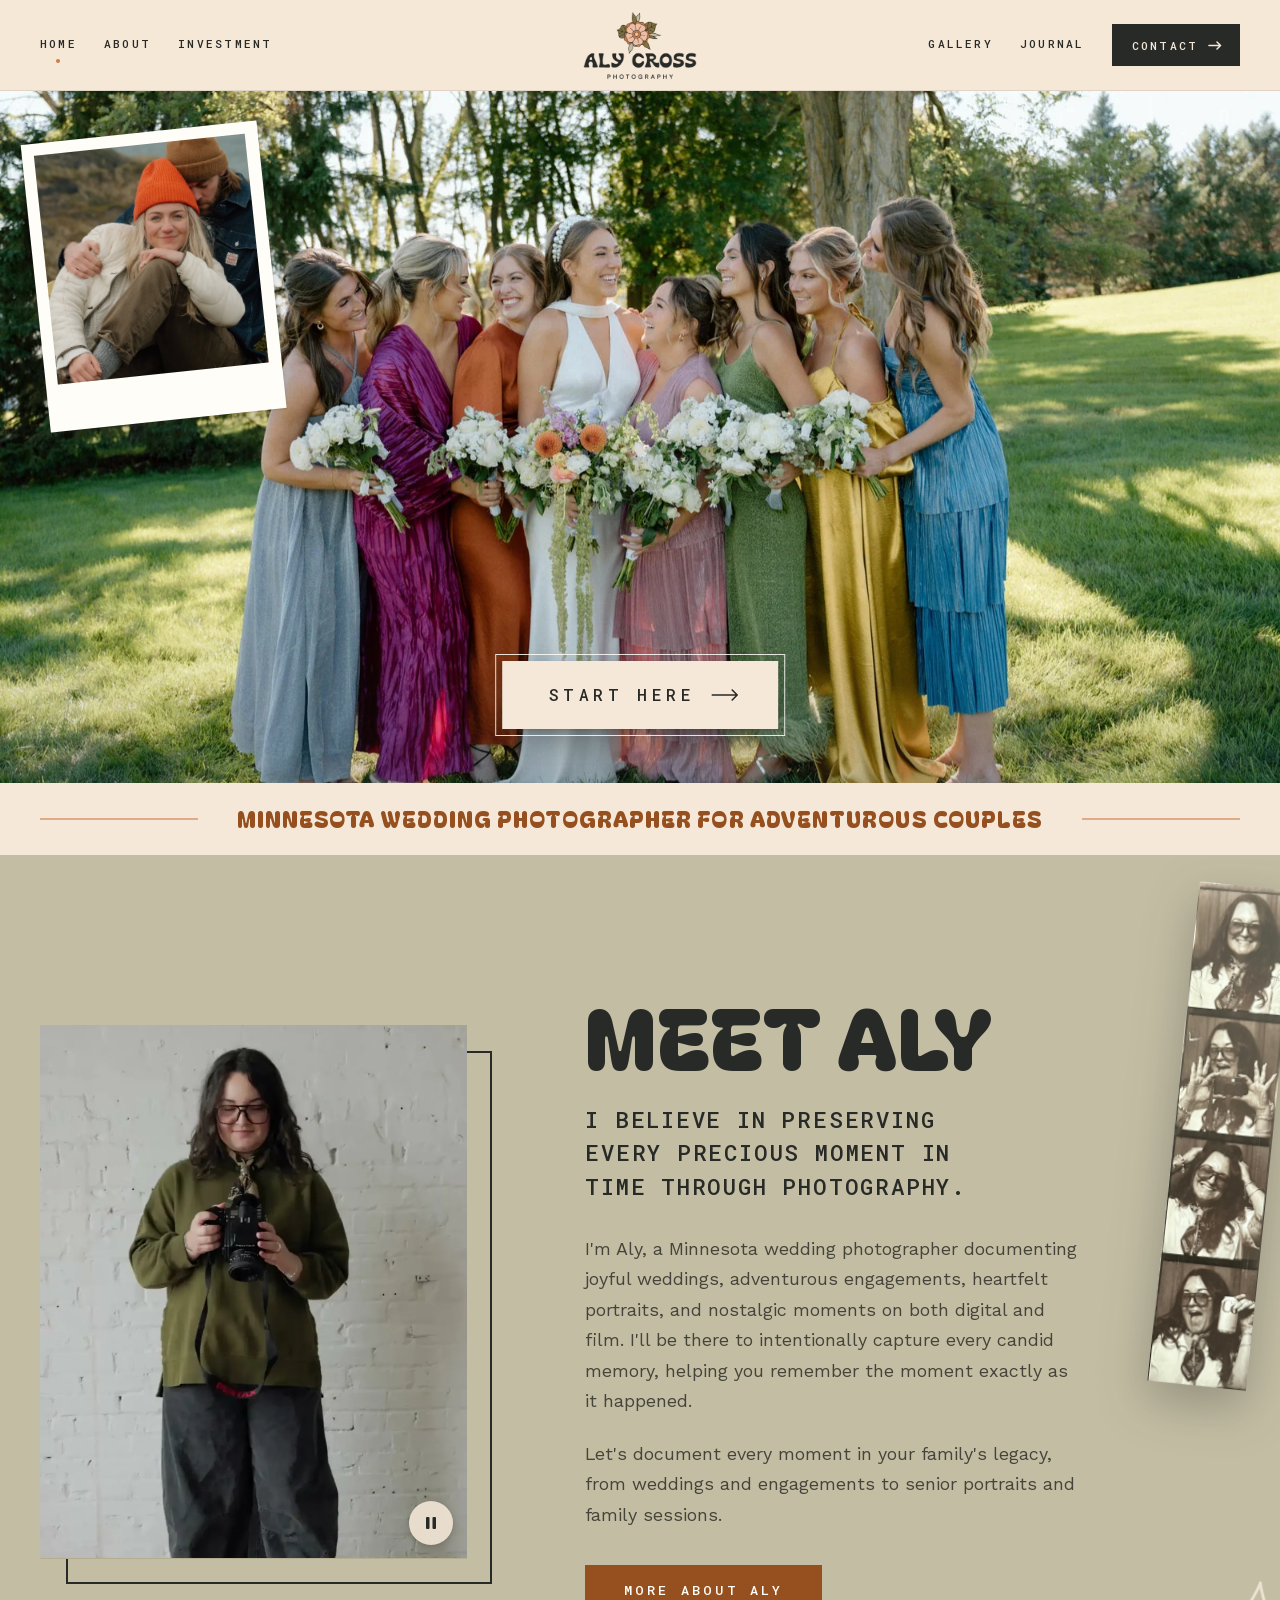
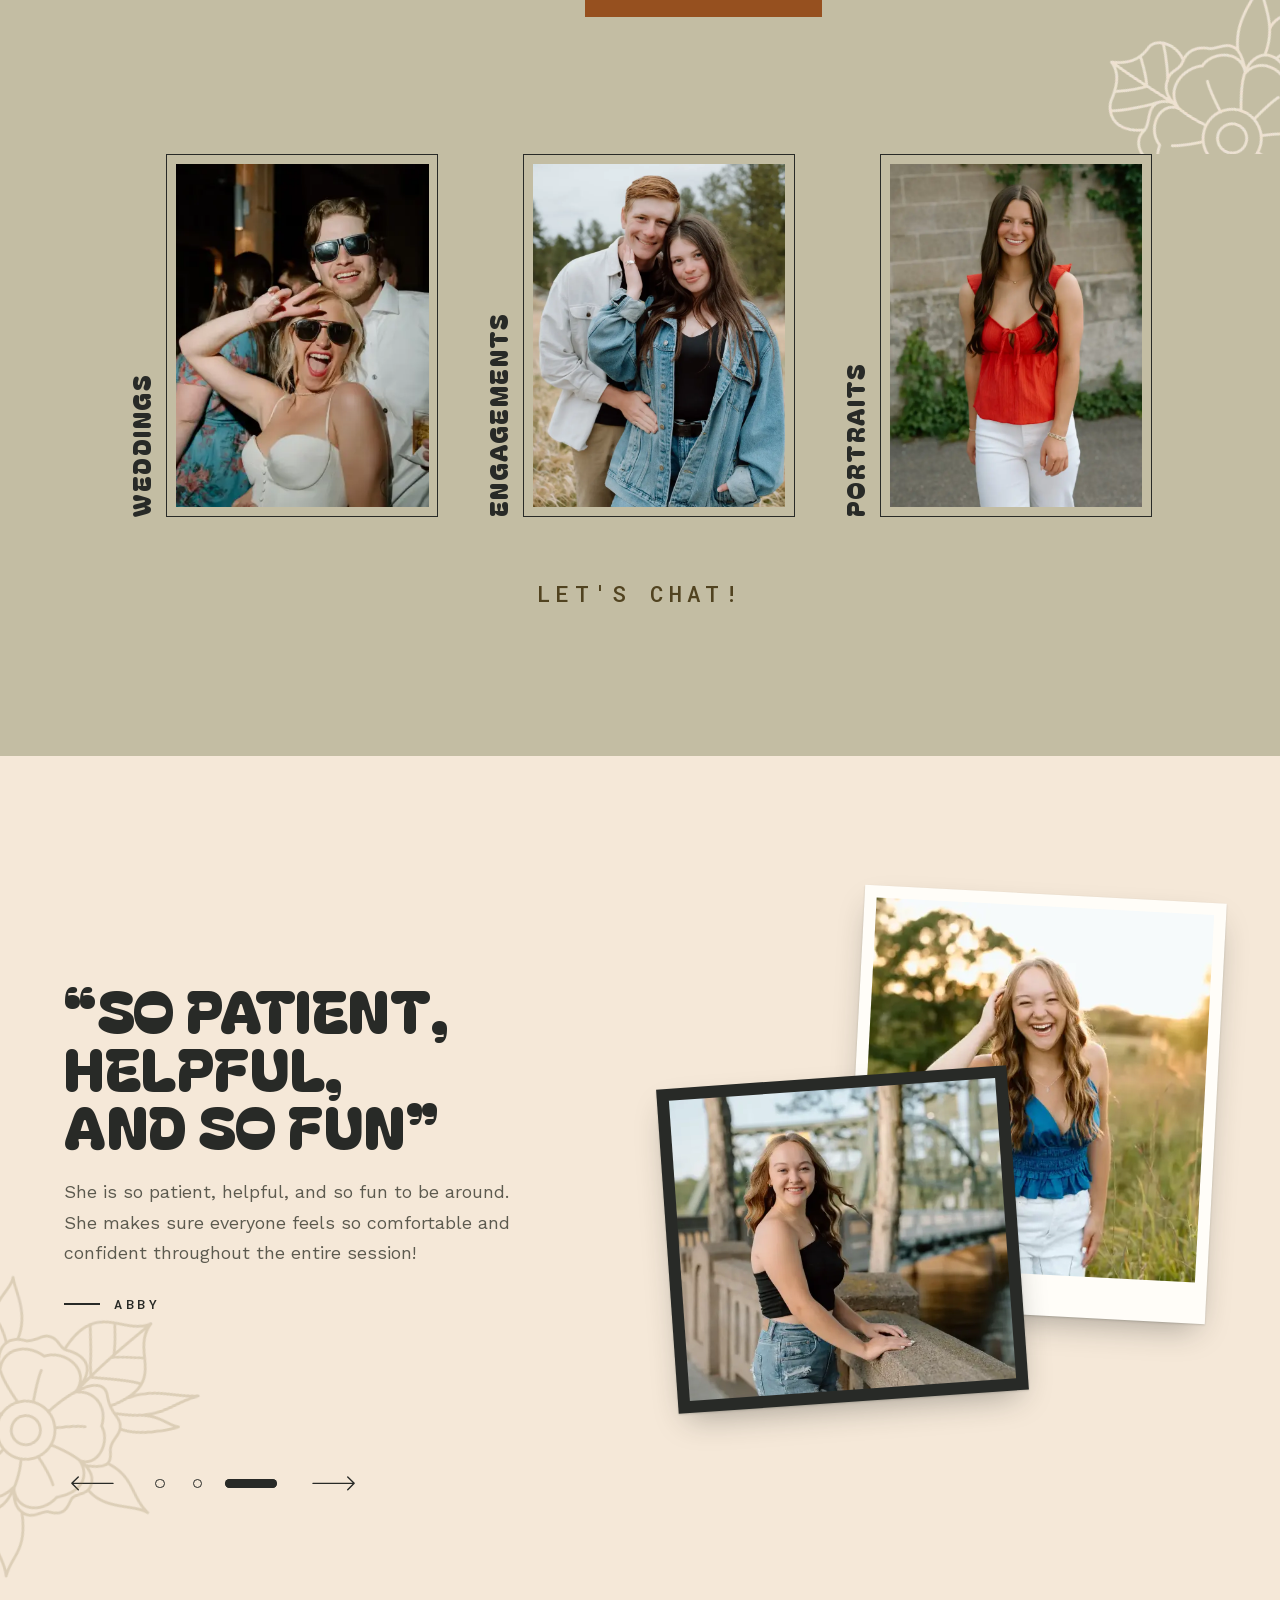
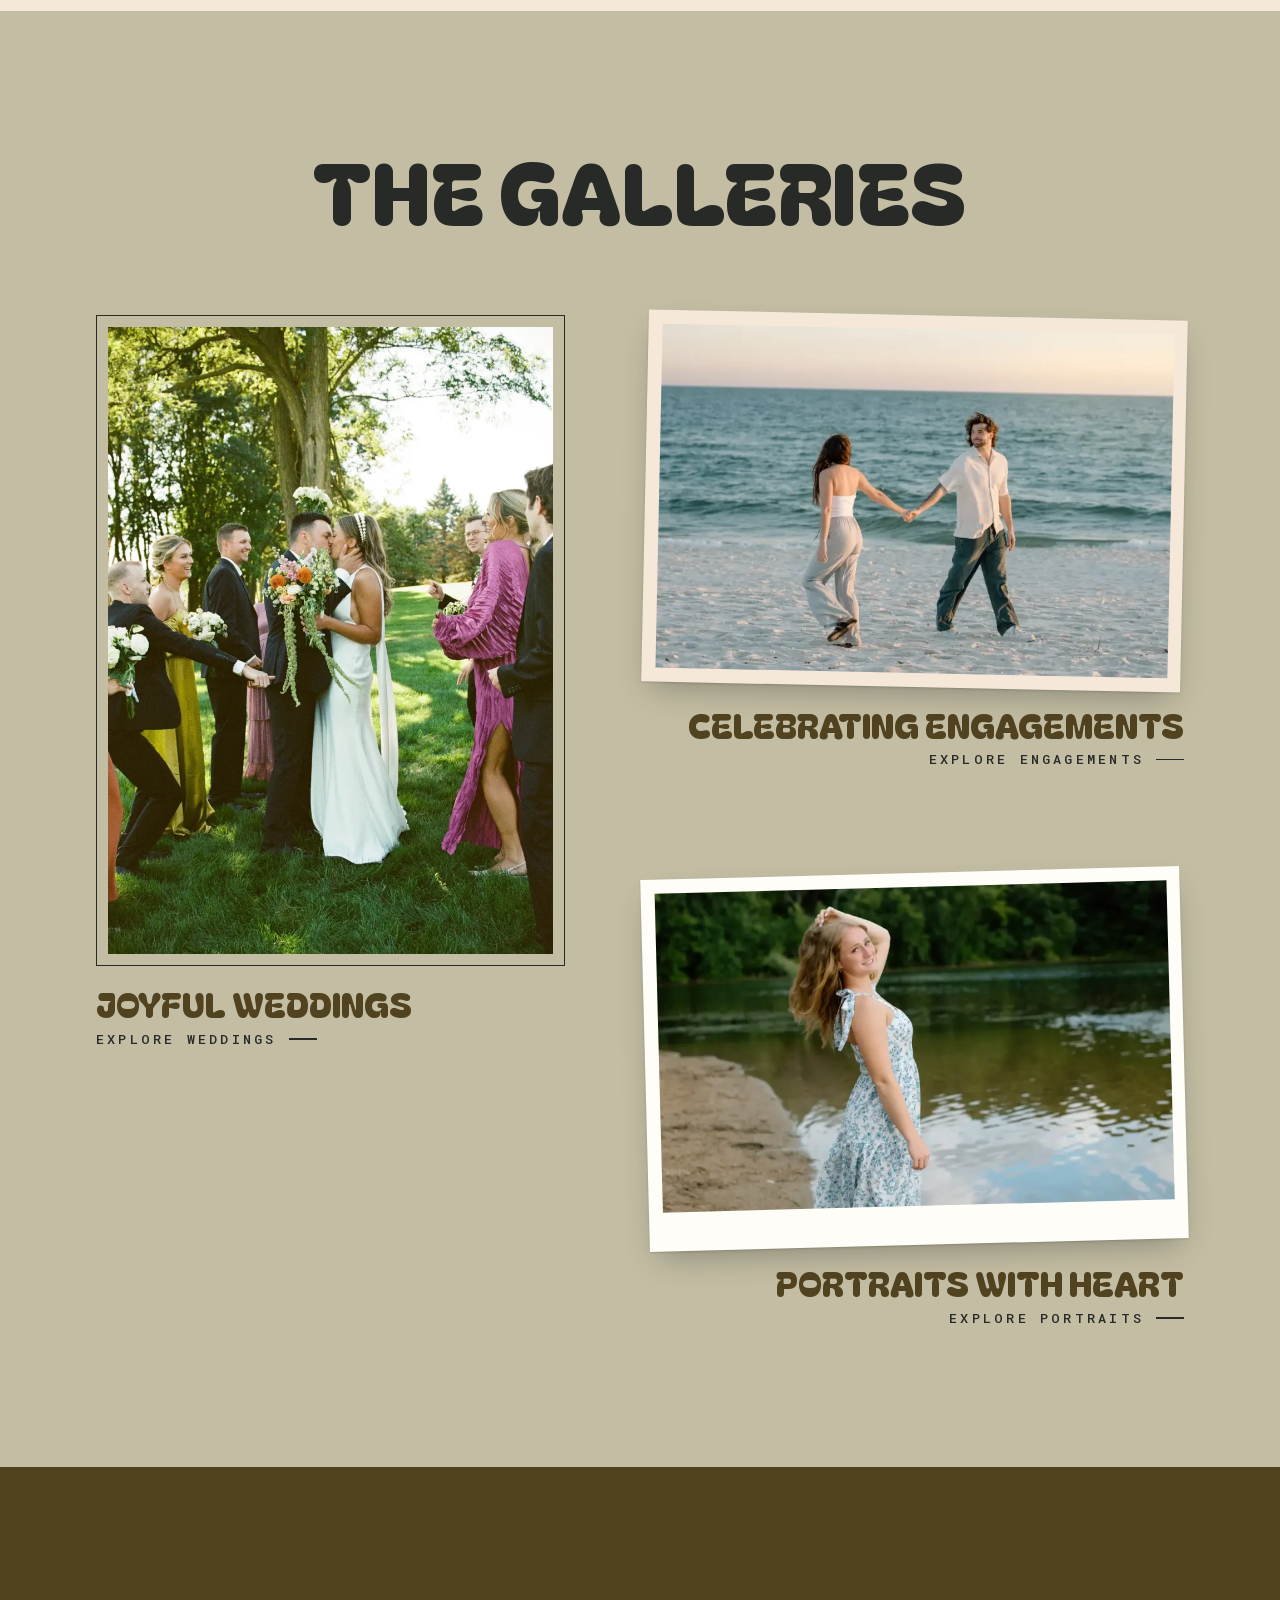
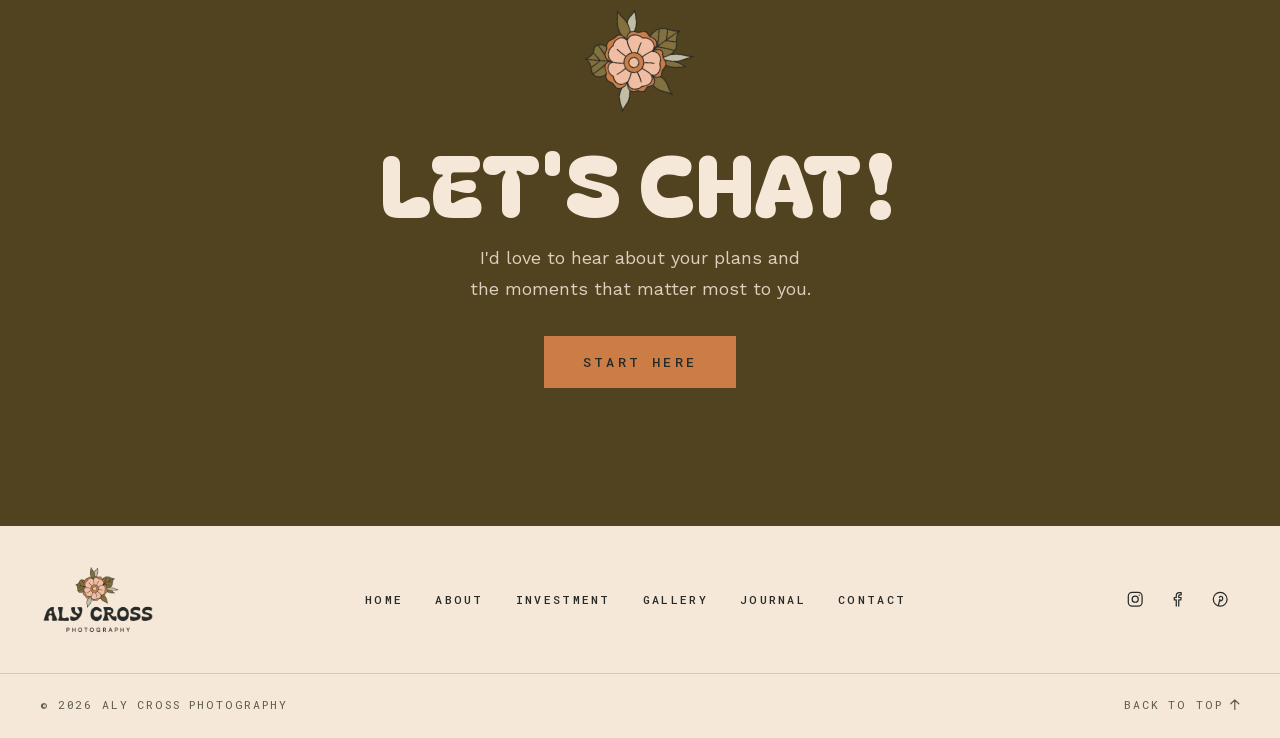
<file: index.html>
<!DOCTYPE html>
<html lang="en">
<head>
  <meta charset="UTF-8">
  <meta name="viewport" content="width=device-width, initial-scale=1.0">
  <title>Aly Cross Photography | Minnesota Wedding Photographer</title>
  <meta name="description" content="Aly Cross is a Minnesota wedding photographer for adventurous couples, documenting joyful weddings, engagements and portraits on digital and film.">
  <meta name="theme-color" content="#f5e8d8">
  <link rel="icon" href="assets/images/aly_cross_favicon-51.png">
  <link rel="apple-touch-icon" href="assets/icons/apple-touch-icon.png">
  <link rel="manifest" href="assets/icons/site.webmanifest">
  <link rel="canonical" href="https://alycrossphotography.com/">
  <meta property="og:type" content="website">
  <meta property="og:site_name" content="Aly Cross Photography">
  <meta property="og:title" content="Aly Cross Photography | Minnesota Wedding Photographer">
  <meta property="og:description" content="Aly Cross is a Minnesota wedding photographer for adventurous couples, documenting joyful weddings, engagements and portraits on digital and film.">
  <meta property="og:url" content="https://alycrossphotography.com/">
  <meta property="og:image" content="https://alycrossphotography.com/assets/og/home.jpg">
  <meta property="og:image:width" content="1200">
  <meta property="og:image:height" content="630">
  <meta name="twitter:card" content="summary_large_image">
  <script type="application/ld+json">
{
    "@context": "https://schema.org",
    "@graph": [
      {
        "@type": "ProfessionalService",
        "@id": "https://alycrossphotography.com/#business",
        "name": "Aly Cross Photography",
        "description": "Minnesota wedding photographer for adventurous couples, also offering engagement, senior and family portraits.",
        "url": "https://alycrossphotography.com/",
        "image": "https://alycrossphotography.com/assets/og/home.jpg",
        "logo": "https://alycrossphotography.com/assets/icons/icon-512.png",
        "priceRange": "$500–$4,000+",
        "address": {
          "@type": "PostalAddress",
          "addressRegion": "MN",
          "addressCountry": "US"
        },
        "areaServed": {
          "@type": "State",
          "name": "Minnesota"
        },
        "founder": {
          "@type": "Person",
          "name": "Aly Cross",
          "jobTitle": "Photographer"
        },
        "knowsAbout": [
          "Wedding photography",
          "Engagement photography",
          "Senior portraits",
          "Family portraits"
        ],
        "sameAs": [
          "https://www.instagram.com/alycrossphotography/",
          "https://www.facebook.com/alycrossphotography/",
          "https://www.pinterest.com/alycrossphotography/"
        ]
      },
      {
        "@type": "WebSite",
        "@id": "https://alycrossphotography.com/#website",
        "url": "https://alycrossphotography.com/",
        "name": "Aly Cross Photography",
        "publisher": {
          "@id": "https://alycrossphotography.com/#business"
        }
      }
    ]
  }
  </script>
  <link rel="preload" as="image" href="assets/images/acp927-58-mobile.webp" media="(max-width: 480px)" fetchpriority="high">
  <link rel="preload" as="image" href="assets/images/acp927-58-1600.webp" imagesrcset="assets/images/acp927-58-800.webp 800w, assets/images/acp927-58-1200.webp 1200w, assets/images/acp927-58-1600.webp 1600w" imagesizes="(max-width: 720px) 105vh, 100vw" media="(min-width: 481px)" fetchpriority="high">
  <link rel="preload" href="assets/fonts/BagelFatOne-400.woff2" as="font" type="font/woff2" crossorigin>
  <style>/* Self-hosted Google Fonts (latin subset) */ @font-face { font-family: 'Bagel Fat One'; font-style: normal; font-weight: 400; font-display: swap; src: url("assets/fonts/BagelFatOne-400.woff2") format('woff2'); unicode-range: U+0000-00FF, U+0131, U+0152-0153, U+02BB-02BC, U+02C6, U+02DA, U+02DC, U+0304, U+0308, U+0329, U+2000-206F, U+20AC, U+2122, U+2191, U+2193, U+2212, U+2215, U+FEFF, U+FFFD; } @font-face { font-family: 'Roboto Mono'; font-style: normal; font-weight: 400; font-display: swap; src: url("assets/fonts/RobotoMono-400.woff2") format('woff2'); unicode-range: U+0000-00FF, U+0131, U+0152-0153, U+02BB-02BC, U+02C6, U+02DA, U+02DC, U+0304, U+0308, U+0329, U+2000-206F, U+20AC, U+2122, U+2191, U+2193, U+2212, U+2215, U+FEFF, U+FFFD; } @font-face { font-family: 'Roboto Mono'; font-style: normal; font-weight: 500; font-display: swap; src: url("assets/fonts/RobotoMono-500.woff2") format('woff2'); unicode-range: U+0000-00FF, U+0131, U+0152-0153, U+02BB-02BC, U+02C6, U+02DA, U+02DC, U+0304, U+0308, U+0329, U+2000-206F, U+20AC, U+2122, U+2191, U+2193, U+2212, U+2215, U+FEFF, U+FFFD; } @font-face { font-family: 'Work Sans'; font-style: italic; font-weight: 400; font-display: swap; src: url("assets/fonts/WorkSans-400i.woff2") format('woff2'); unicode-range: U+0000-00FF, U+0131, U+0152-0153, U+02BB-02BC, U+02C6, U+02DA, U+02DC, U+0304, U+0308, U+0329, U+2000-206F, U+20AC, U+2122, U+2191, U+2193, U+2212, U+2215, U+FEFF, U+FFFD; } @font-face { font-family: 'Work Sans'; font-style: normal; font-weight: 400; font-display: swap; src: url("assets/fonts/WorkSans-400.woff2") format('woff2'); unicode-range: U+0000-00FF, U+0131, U+0152-0153, U+02BB-02BC, U+02C6, U+02DA, U+02DC, U+0304, U+0308, U+0329, U+2000-206F, U+20AC, U+2122, U+2191, U+2193, U+2212, U+2215, U+FEFF, U+FFFD; } @font-face { font-family: 'Work Sans'; font-style: normal; font-weight: 500; font-display: swap; src: url("assets/fonts/WorkSans-500.woff2") format('woff2'); unicode-range: U+0000-00FF, U+0131, U+0152-0153, U+02BB-02BC, U+02C6, U+02DA, U+02DC, U+0304, U+0308, U+0329, U+2000-206F, U+20AC, U+2122, U+2191, U+2193, U+2212, U+2215, U+FEFF, U+FFFD; }</style>
  <link rel="stylesheet" href="css/styles.css?v=25">
</head>
<body>
  <a class="skip-link" href="#main">Skip to content</a>

  <!-- ===== Header ===== -->
  <header class="site-header" data-header>
    <nav class="nav" aria-label="Primary">
      <ul class="nav-list nav-list--left">
        <li><a href="index.html" aria-current="page"><span class="nav-roll"><span>Home</span></span></a></li>
        <li><a href="about.html"><span class="nav-roll"><span>About</span></span></a></li>
        <li><a href="investment.html"><span class="nav-roll"><span>Investment</span></span></a></li>
      </ul>

      <a href="index.html" class="brand" aria-label="Aly Cross Photography, home">
        <img src="assets/images/aly_cross_screen_logos_primary_stevie_nicks.webp" alt="" width="640" height="379">
      </a>

      <ul class="nav-list nav-list--right">
        <li><a href="gallery.html"><span class="nav-roll"><span>Gallery</span></span></a></li>
        <li><a href="blog.html"><span class="nav-roll"><span>Journal</span></span></a></li>
        <li><a href="contact.html" class="nav-cta">Contact <svg viewBox="0 0 16 10" aria-hidden="true"><path d="M1 5h13M10 1l4 4-4 4"/></svg></a></li>
      </ul>

      <button class="menu-toggle" type="button" aria-expanded="false" aria-controls="mobile-menu" data-menu-toggle>
        <span class="sr-only">Menu</span>
        <span class="menu-toggle__bars" aria-hidden="true"></span>
      </button>
    </nav>

    <div class="mobile-menu" id="mobile-menu" data-mobile-menu hidden>
      <ul>
        <li><a href="index.html" aria-current="page">Home</a></li>
        <li><a href="about.html">About</a></li>
        <li><a href="investment.html">Investment</a></li>
        <li><a href="gallery.html">Gallery</a></li>
        <li><a href="blog.html">Journal</a></li>
        <li><a href="contact.html">Contact</a></li>
      </ul>
      <div class="mobile-menu__social">
        <p class="mobile-menu__label" aria-hidden="true">Find me on</p>
        <ul class="social" aria-label="Find me on social media">
          <li><a href="https://www.instagram.com/alycrossphotography/" aria-label="Instagram" rel="noopener" target="_blank">
            <svg viewBox="0 0 24 24" aria-hidden="true"><rect x="3" y="3" width="18" height="18" rx="5"/><circle cx="12" cy="12" r="4"/><circle cx="17.3" cy="6.7" r=".9" class="fill"/></svg>
          </a></li>
          <li><a href="https://www.facebook.com/alycrossphotography/" aria-label="Facebook" rel="noopener" target="_blank">
            <svg viewBox="0 0 24 24" aria-hidden="true"><path d="M14 21v-8h2.7l.4-3.2H14V7.9c0-.9.3-1.6 1.6-1.6h1.6V3.5c-.3 0-1.3-.1-2.4-.1-2.4 0-4 1.4-4 4.1v2.3H8.2V13h2.6v8"/></svg>
          </a></li>
          <li><a href="https://www.pinterest.com/alycrossphotography/" aria-label="Pinterest" rel="noopener" target="_blank">
            <svg viewBox="0 0 24 24" aria-hidden="true"><circle cx="12" cy="12" r="9"/><path d="M11 9.5c.4-1.6 3.6-2 4.2.4.5 2-1 4.6-2.8 4.3-1-.2-1.2-1.2-1-2M11.6 12.2 9.6 20"/></svg>
          </a></li>
        </ul>
      </div>
      <img class="mobile-menu__flower" src="assets/images/aly_cross_screen_logos_favicon_full_color.webp" alt="" width="700" height="651">
    </div>
  </header>

  <main id="main">

    <!-- ===== Hero ===== -->
    <section class="hero" aria-labelledby="hero-title">
      <div class="hero__media">
        <picture>
          <source media="(max-width: 480px)" srcset="assets/images/acp927-58-mobile.webp" width="860" height="1067">
          <img class="hero__photo" src="assets/images/acp927-58-1600.webp" srcset="assets/images/acp927-58-800.webp 800w, assets/images/acp927-58-1200.webp 1200w, assets/images/acp927-58-1600.webp 1600w" sizes="(max-width: 720px) 105vh, 100vw" alt="A bride laughing with her bridesmaids in colorful mismatched dresses on a sunny lawn" width="1600" height="1067" fetchpriority="high">
        </picture>
        <figure class="polaroid hero__polaroid" data-parallax="-0.08" data-polaroid>
          <div class="polaroid__stack">
            <img class="is-active" src="assets/images/polaroid/000017460036.webp" alt="A couple sharing a kiss beside their wedding cake, shot on film" width="720" height="477">
          </div>
        </figure>
        <div class="hero__cta">
          <a href="contact.html" class="btn btn--hero">
            <span>Start Here</span>
            <svg viewBox="0 0 28 12" aria-hidden="true"><path d="M1 6h25M21 1l5 5-5 5"/></svg>
          </a>
        </div>
      </div>
      <div class="tagline">
        <h1 id="hero-title" class="tagline__text">Minnesota Wedding Photographer for Adventurous Couples</h1>
      </div>
    </section>

    <!-- ===== Meet Aly ===== -->
    <section class="meet" aria-labelledby="meet-title">
      <div class="meet__inner">
        <div class="meet__media reveal">
          <div class="meet__frame">
            <video class="meet__video" muted loop playsinline preload="none" poster="assets/images/aly-intro-poster-800.webp" aria-label="Aly holding her camera in a sunlit studio" data-video>
              <source src="assets/images/aly-intro-720.mp4" type="video/mp4">
            </video>
            <button class="video-toggle" type="button" aria-pressed="false" aria-label="Pause video" data-video-toggle>
              <svg class="icon-pause" viewBox="0 0 16 16" aria-hidden="true"><rect x="3" y="2" width="3.5" height="12" rx="1"/><rect x="9.5" y="2" width="3.5" height="12" rx="1"/></svg>
              <svg class="icon-play" viewBox="0 0 16 16" aria-hidden="true"><path d="M4 2.5v11a.8.8 0 0 0 1.2.7l9-5.5a.8.8 0 0 0 0-1.4l-9-5.5A.8.8 0 0 0 4 2.5Z"/></svg>
            </button>
          </div>
        </div>

        <div class="meet__copy">
          <h2 id="meet-title" class="display meet__title" data-split>Meet Aly</h2>
          <p class="statement">I believe in preserving every precious moment in time through photography.</p>
          <p class="body-copy">I'm Aly, a Minnesota wedding photographer documenting joyful weddings, adventurous engagements, heartfelt portraits, and nostalgic moments on both digital and film. I'll be there to intentionally capture every candid memory, helping you remember the moment exactly as it happened.</p>
          <p class="body-copy">Let's document every moment in your family's legacy, from weddings and engagements to senior portraits and family sessions.</p>
          <a href="about.html" class="btn btn--rust">More about Aly</a>
        </div>

        <img class="meet__filmstrip" src="assets/images/film_strip.webp" alt="" width="400" height="2025" data-parallax="-0.06">
        <img class="meet__lineart" src="assets/images/aly_cross_screen_logos_favicon_vanilla_cone.webp" alt="" width="700" height="651">
      </div>
    </section>

    <!-- ===== Services ===== -->
    <section class="services" aria-label="What I photograph">
      <ul class="services__list">
        <li>
          <a href="weddings.html" class="service reveal">
            <span class="service__label">Weddings</span>
            <span class="service__frame"><img src="assets/images/rempfer-753.webp" srcset="assets/images/rempfer-753-800.webp 800w, assets/images/rempfer-753.webp 1400w" sizes="(max-width: 720px) 92vw, 46vw" alt="Wedding guests in sunglasses celebrating on the dance floor" width="1400" height="934" loading="lazy"></span>
          </a>
        </li>
        <li>
          <a href="engagements.html" class="service reveal">
            <span class="service__label">Engagements</span>
            <span class="service__frame"><img src="assets/images/acp-26.webp" srcset="assets/images/acp-26-800.webp 800w, assets/images/acp-26.webp 1400w" sizes="(max-width: 720px) 92vw, 46vw" alt="An engaged couple in denim jackets leaning in close outdoors" width="1400" height="2104" loading="lazy"></span>
          </a>
        </li>
        <li>
          <a href="portraits.html" class="service reveal">
            <span class="service__label">Portraits</span>
            <span class="service__frame"><img src="assets/images/senior-photographers-minneapolis-60.webp" srcset="assets/images/senior-photographers-minneapolis-60-800.webp 800w, assets/images/senior-photographers-minneapolis-60.webp 1400w" sizes="(max-width: 720px) 92vw, 46vw" alt="A senior portrait of a young woman in a red top against a stone wall" width="1400" height="2100" loading="lazy"></span>
          </a>
        </li>
      </ul>
      <a href="contact.html" class="link-chat">Let's Chat!</a>
    </section>

    <!-- ===== Testimonials ===== -->
    <section class="testimonials" aria-roledescription="carousel" aria-label="Kind words from couples" data-carousel>
      <img class="testimonials__lineart" src="assets/images/aly_cross_screen_logos_favicon_olive.webp" alt="" width="700" height="651">

      <div class="testimonials__track">
        <div class="slide is-active" role="group" aria-roledescription="slide" aria-label="1 of 3" data-slide>
          <div class="slide__copy">
            <h2 class="display slide__title">&ldquo;Aly is the best&rdquo;</h2>
            <blockquote class="slide__quote">
              <p>My fiancé and I felt so comfortable at our shoot within minutes of working with Aly and she made sure we got every single shot we wanted. On top of that, Aly is the sweetest and easiest person to work with.</p>
            </blockquote>
            <p class="slide__name">Lauren &amp; Thomas</p>
          </div>
          <div class="slide__photos">
            <figure class="polaroid polaroid--light slide__photo slide__photo--a"><img src="assets/images/lauren_thomas-2.webp" srcset="assets/images/lauren_thomas-2-800.webp 800w, assets/images/lauren_thomas-2.webp 1400w" sizes="(max-width: 720px) 50vw, 24vw" alt="Lauren and Thomas walking hand in hand through a garden" width="1400" height="932" loading="lazy"></figure>
            <figure class="polaroid polaroid--dark slide__photo slide__photo--b"><img src="assets/images/lauren_thomas.webp" srcset="assets/images/lauren_thomas-800.webp 800w, assets/images/lauren_thomas.webp 1400w" sizes="(max-width: 720px) 50vw, 24vw" alt="Lauren and Thomas lying in the grass, foreheads touching" width="1400" height="932" loading="lazy"></figure>
          </div>
        </div>

        <div class="slide" role="group" aria-roledescription="slide" aria-label="2 of 3" data-slide hidden>
          <div class="slide__copy">
            <h2 class="display slide__title">&ldquo;We loved working with Aly for our wedding year&rdquo;</h2>
            <blockquote class="slide__quote">
              <p>She helped us write our timeline and added so much fun to our day. Working with Aly was seamless: she is responsive, helpful, adaptable, and a joy to be around. We cannot wait to work with Aly again!</p>
            </blockquote>
            <p class="slide__name">Taylor &amp; Matthew</p>
          </div>
          <div class="slide__photos">
            <figure class="polaroid polaroid--light slide__photo slide__photo--a"><img src="assets/images/taylor_matthew_1.webp" srcset="assets/images/taylor_matthew_1-800.webp 800w, assets/images/taylor_matthew_1.webp 1400w" sizes="(max-width: 720px) 50vw, 24vw" alt="Taylor and Matthew in their wedding attire in front of a weathered brick wall" width="1400" height="932" loading="lazy"></figure>
            <figure class="polaroid polaroid--dark slide__photo slide__photo--b"><img src="assets/images/taylor_matthew-1.webp" srcset="assets/images/taylor_matthew-1-800.webp 800w, assets/images/taylor_matthew-1.webp 1400w" sizes="(max-width: 720px) 50vw, 24vw" alt="Taylor and Matthew with their wedding party" width="1400" height="932" loading="lazy"></figure>
          </div>
        </div>

        <div class="slide" role="group" aria-roledescription="slide" aria-label="3 of 3" data-slide hidden>
          <div class="slide__copy">
            <h2 class="display slide__title">&ldquo;So patient, helpful, and so fun&rdquo;</h2>
            <blockquote class="slide__quote">
              <p>She is so patient, helpful, and so fun to be around. She makes sure everyone feels so comfortable and confident throughout the entire session!</p>
            </blockquote>
            <p class="slide__name">Abby</p>
          </div>
          <div class="slide__photos">
            <figure class="polaroid polaroid--light slide__photo slide__photo--a"><img src="assets/images/abby-3.webp" srcset="assets/images/abby-3-800.webp 800w, assets/images/abby-3.webp 1400w" sizes="(max-width: 720px) 50vw, 24vw" alt="Abby laughing in a golden field" width="1400" height="932" loading="lazy"></figure>
            <figure class="polaroid polaroid--dark slide__photo slide__photo--b"><img src="assets/images/abby.webp" srcset="assets/images/abby-800.webp 800w, assets/images/abby.webp 1400w" sizes="(max-width: 720px) 50vw, 24vw" alt="Abby leaning on a railing beside the river" width="1400" height="932" loading="lazy"></figure>
          </div>
        </div>
      </div>

      <div class="carousel-controls">
        <button type="button" class="carousel-btn" data-prev aria-label="Previous testimonial">
          <svg viewBox="0 0 48 16" aria-hidden="true"><path d="M47 8H2M9 1 2 8l7 7"/></svg>
        </button>
        <ol class="carousel-dots" aria-label="Choose a testimonial">
          <li><button type="button" aria-label="Show testimonial 1" aria-current="true" data-dot="0"></button></li>
          <li><button type="button" aria-label="Show testimonial 2" data-dot="1"></button></li>
          <li><button type="button" aria-label="Show testimonial 3" data-dot="2"></button></li>
        </ol>
        <button type="button" class="carousel-btn" data-next aria-label="Next testimonial">
          <svg viewBox="0 0 48 16" aria-hidden="true"><path d="M1 8h45M39 1l7 7-7 7"/></svg>
        </button>
      </div>
    </section>

    <!-- ===== Galleries ===== -->
    <section class="galleries" aria-labelledby="galleries-title">
      <h2 id="galleries-title" class="display galleries__title" data-split>The Galleries</h2>

      <div class="galleries__grid">
        <a href="weddings.html" class="gallery gallery--weddings reveal">
          <span class="gallery__frame gallery__frame--outline"><img src="assets/images/acp-35.webp" srcset="assets/images/acp-35-800.webp 800w, assets/images/acp-35.webp 1400w" sizes="(max-width: 720px) 92vw, 46vw" alt="A bride and groom surrounded by their wedding party beneath a tall oak" width="1400" height="2104" loading="lazy"></span>
          <span class="gallery__text">
            <span class="gallery__name">Joyful Weddings</span>
            <span class="gallery__link">Explore Weddings</span>
          </span>
        </a>

        <a href="engagements.html" class="gallery gallery--engagements reveal">
          <span class="gallery__frame gallery__frame--cream"><img src="assets/images/acp-84.webp" srcset="assets/images/acp-84-800.webp 800w, assets/images/acp-84.webp 1400w" sizes="(max-width: 720px) 92vw, 46vw" alt="An engaged couple walking hand in hand along the beach at sunset" width="1400" height="928" loading="lazy"></span>
          <span class="gallery__text">
            <span class="gallery__name">Celebrating Engagements</span>
            <span class="gallery__link">Explore Engagements</span>
          </span>
        </a>

        <a href="portraits.html" class="gallery gallery--portraits reveal">
          <span class="gallery__frame gallery__frame--white"><img src="assets/images/senior-photographers-minneapolis-134-3.webp" srcset="assets/images/senior-photographers-minneapolis-134-3-800.webp 800w, assets/images/senior-photographers-minneapolis-134-3.webp 1400w" sizes="(max-width: 720px) 92vw, 46vw" alt="A senior portrait of a young woman in a flowing dress at the water's edge" width="1400" height="934" loading="lazy"></span>
          <span class="gallery__text">
            <span class="gallery__name">Portraits With Heart</span>
            <span class="gallery__link">Explore Portraits</span>
          </span>
        </a>
      </div>
    </section>

    <!-- ===== Closing CTA ===== -->
    <section class="closing" aria-labelledby="closing-title">
      <img class="closing__flower reveal" src="assets/images/flower-320.webp" alt="" width="320" height="298" loading="lazy">
      <h2 id="closing-title" class="display closing__title" data-split>Let's Chat!</h2>
      <p class="closing__text">I'd love to hear about your plans and the moments that matter most to you.</p>
      <a href="contact.html" class="btn btn--rust">Start Here</a>
    </section>
  </main>

  <!-- ===== Footer ===== -->
  <footer class="site-footer">
    <div class="footer__inner">
      <a href="index.html" class="footer__logo" aria-label="Aly Cross Photography, home">
        <img src="assets/images/aly_cross_screen_logos_primary_stevie_nicks.webp" alt="" width="640" height="379" loading="lazy">
      </a>
      <ul class="footer__nav" aria-label="Footer">
        <li><a href="index.html">Home</a></li>
        <li><a href="about.html">About</a></li>
        <li><a href="investment.html">Investment</a></li>
        <li><a href="gallery.html">Gallery</a></li>
        <li><a href="blog.html">Journal</a></li>
        <li><a href="contact.html">Contact</a></li>
      </ul>
      <ul class="social" aria-label="Find me on social media">
        <li><a href="https://www.instagram.com/alycrossphotography/" aria-label="Instagram" rel="noopener" target="_blank">
          <svg viewBox="0 0 24 24" aria-hidden="true"><rect x="3" y="3" width="18" height="18" rx="5"/><circle cx="12" cy="12" r="4"/><circle cx="17.3" cy="6.7" r=".9" class="fill"/></svg>
        </a></li>
        <li><a href="https://www.facebook.com/alycrossphotography/" aria-label="Facebook" rel="noopener" target="_blank">
          <svg viewBox="0 0 24 24" aria-hidden="true"><path d="M14 21v-8h2.7l.4-3.2H14V7.9c0-.9.3-1.6 1.6-1.6h1.6V3.5c-.3 0-1.3-.1-2.4-.1-2.4 0-4 1.4-4 4.1v2.3H8.2V13h2.6v8"/></svg>
        </a></li>
        <li><a href="https://www.pinterest.com/alycrossphotography/" aria-label="Pinterest" rel="noopener" target="_blank">
          <svg viewBox="0 0 24 24" aria-hidden="true"><circle cx="12" cy="12" r="9"/><path d="M11 9.5c.4-1.6 3.6-2 4.2.4.5 2-1 4.6-2.8 4.3-1-.2-1.2-1.2-1-2M11.6 12.2 9.6 20"/></svg>
        </a></li>
      </ul>
    </div>
    <div class="footer__bottom">
      <p class="footer__legal">&copy; <span data-year>2026</span> Aly Cross Photography</p>
      <a href="#main" class="footer__top">Back to top
        <svg viewBox="0 0 12 14" aria-hidden="true"><path d="M6 13V1M1 6l5-5 5 5"/></svg>
      </a>
    </div>
  </footer>

  <script src="js/main.js?v=13"></script>
</body>
</html>
</file>
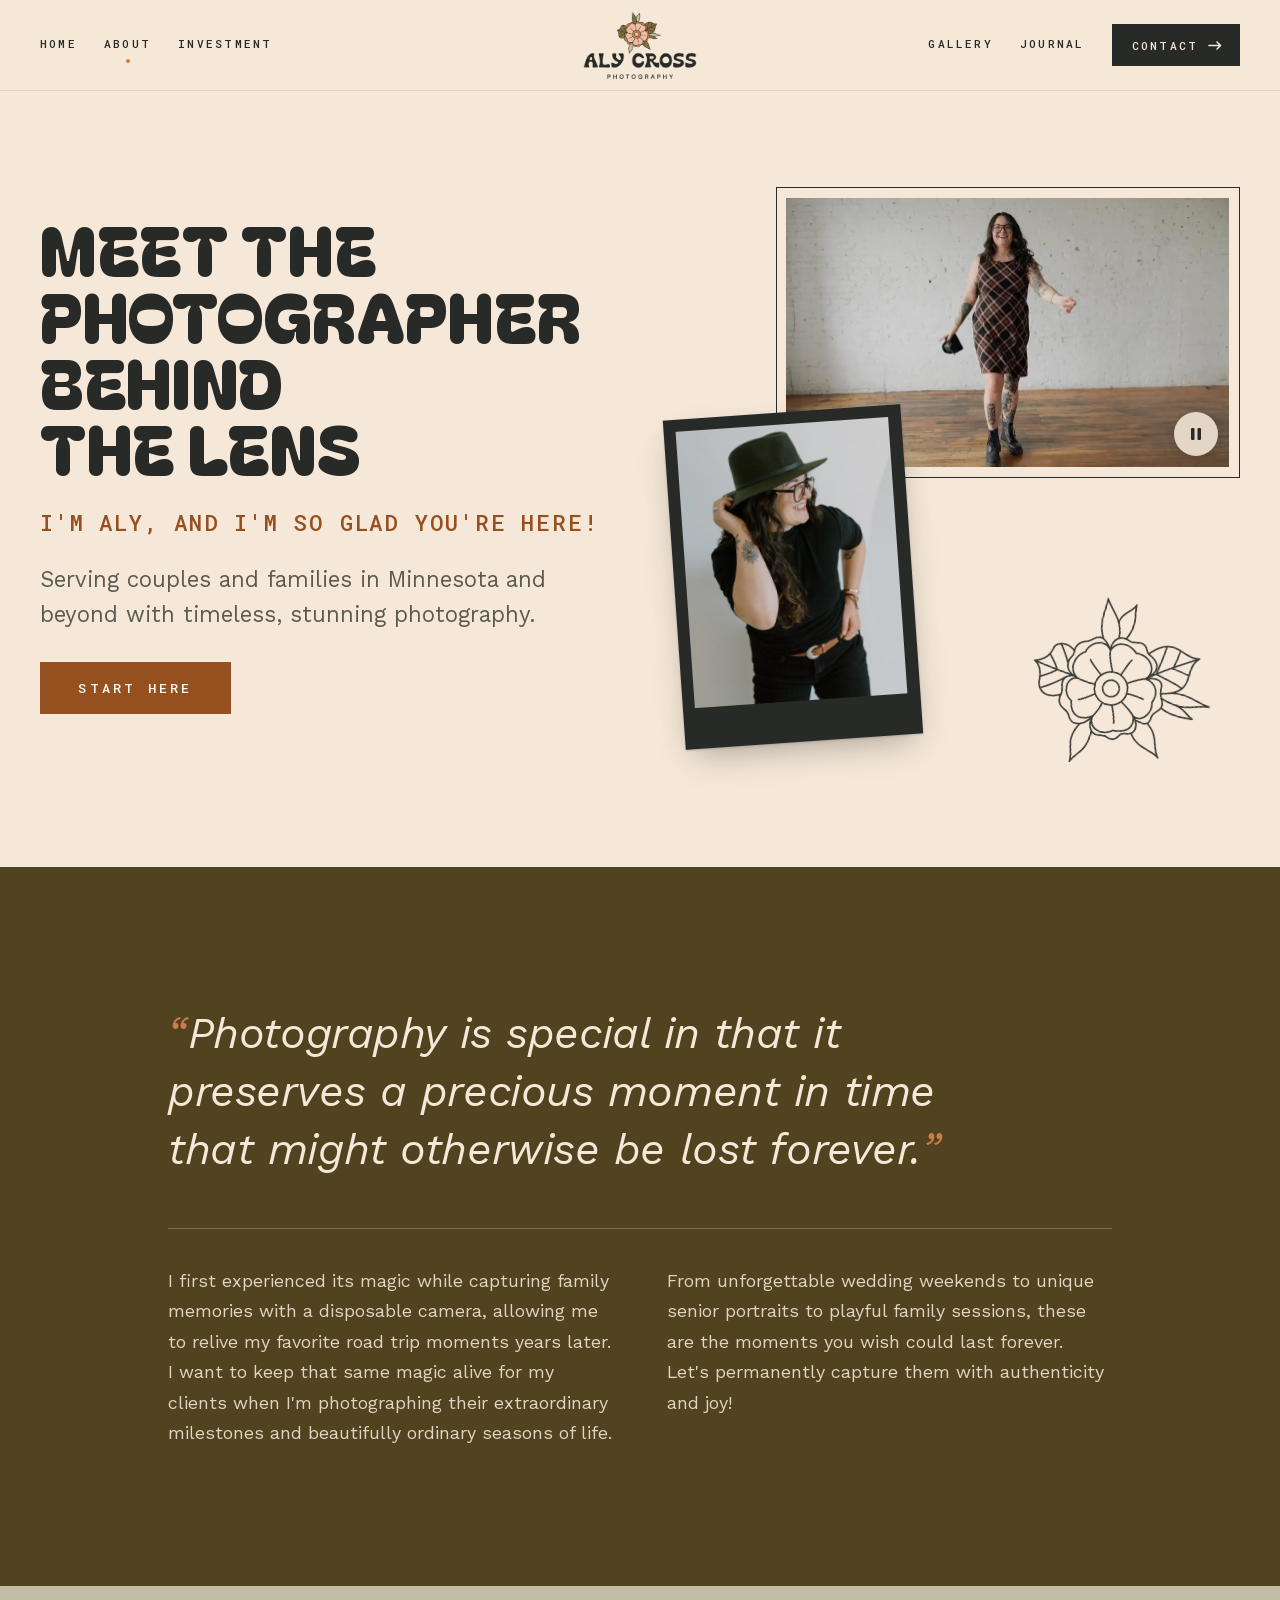
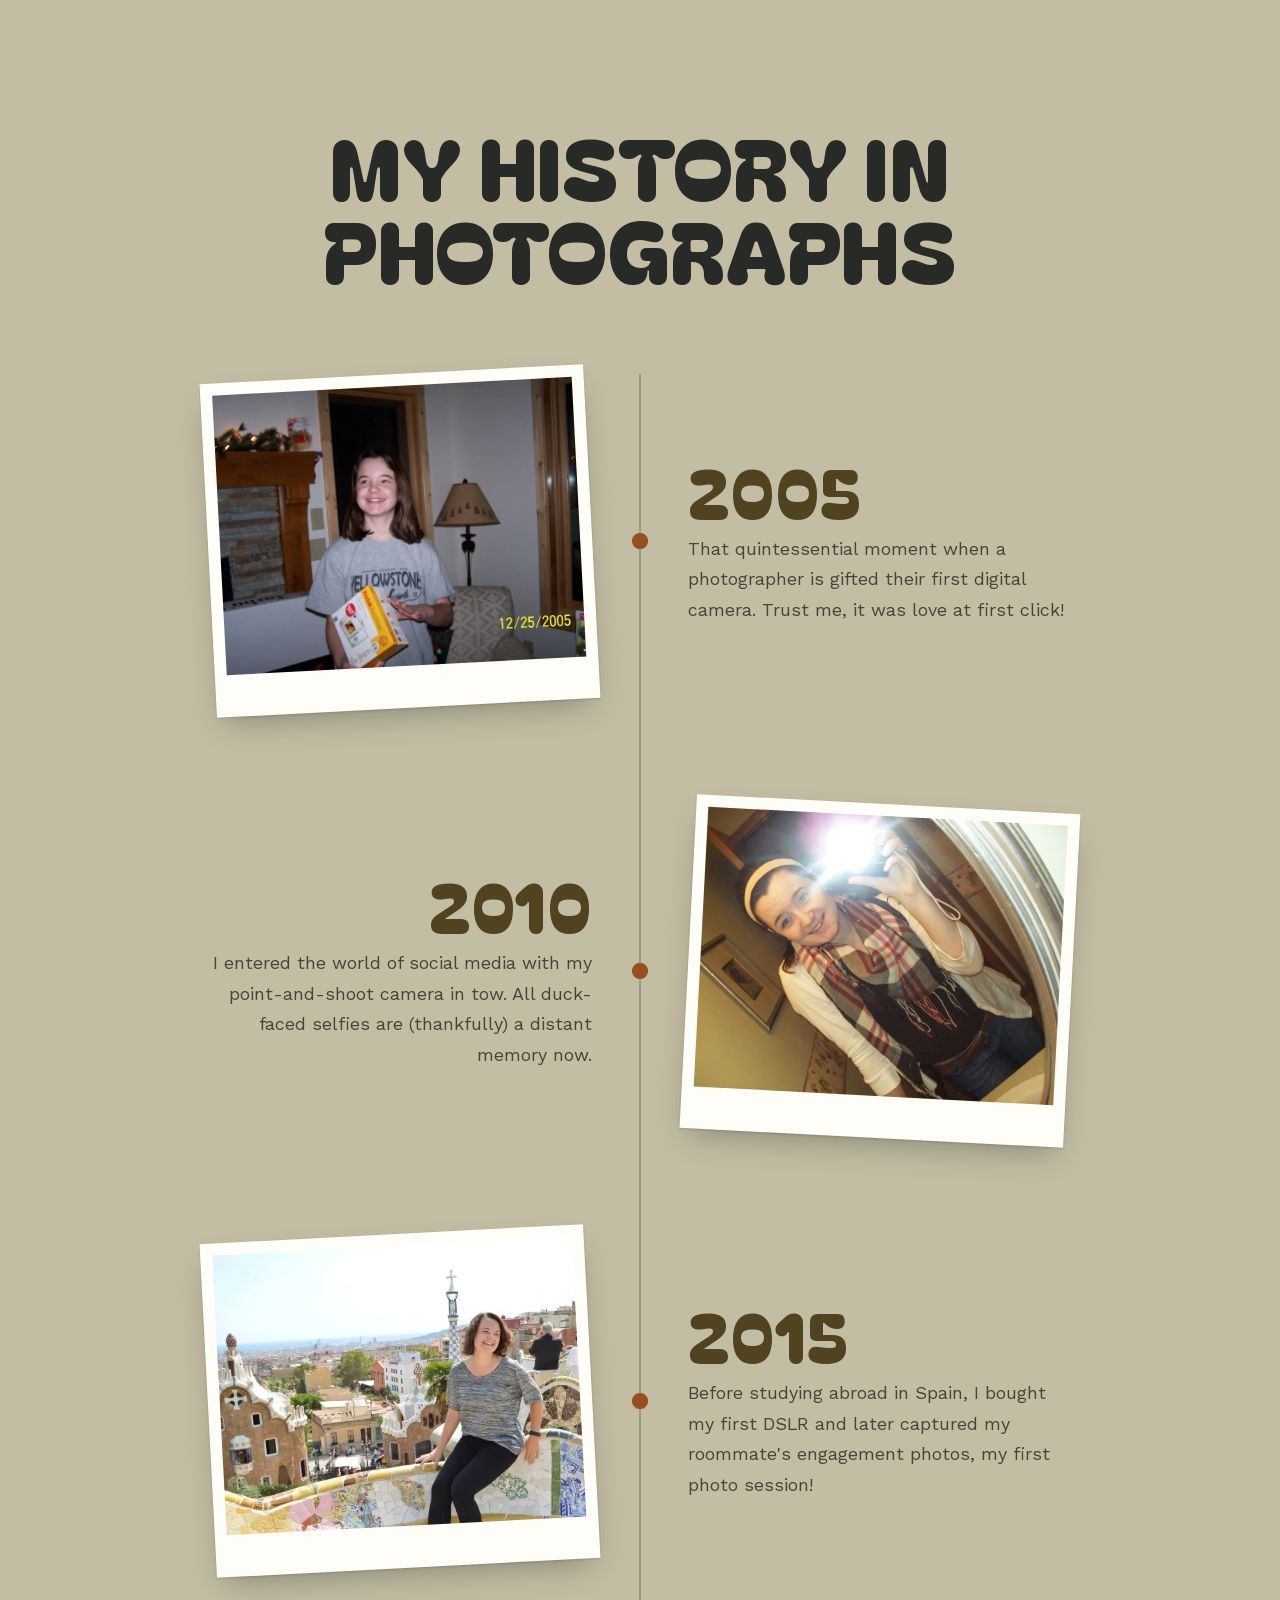
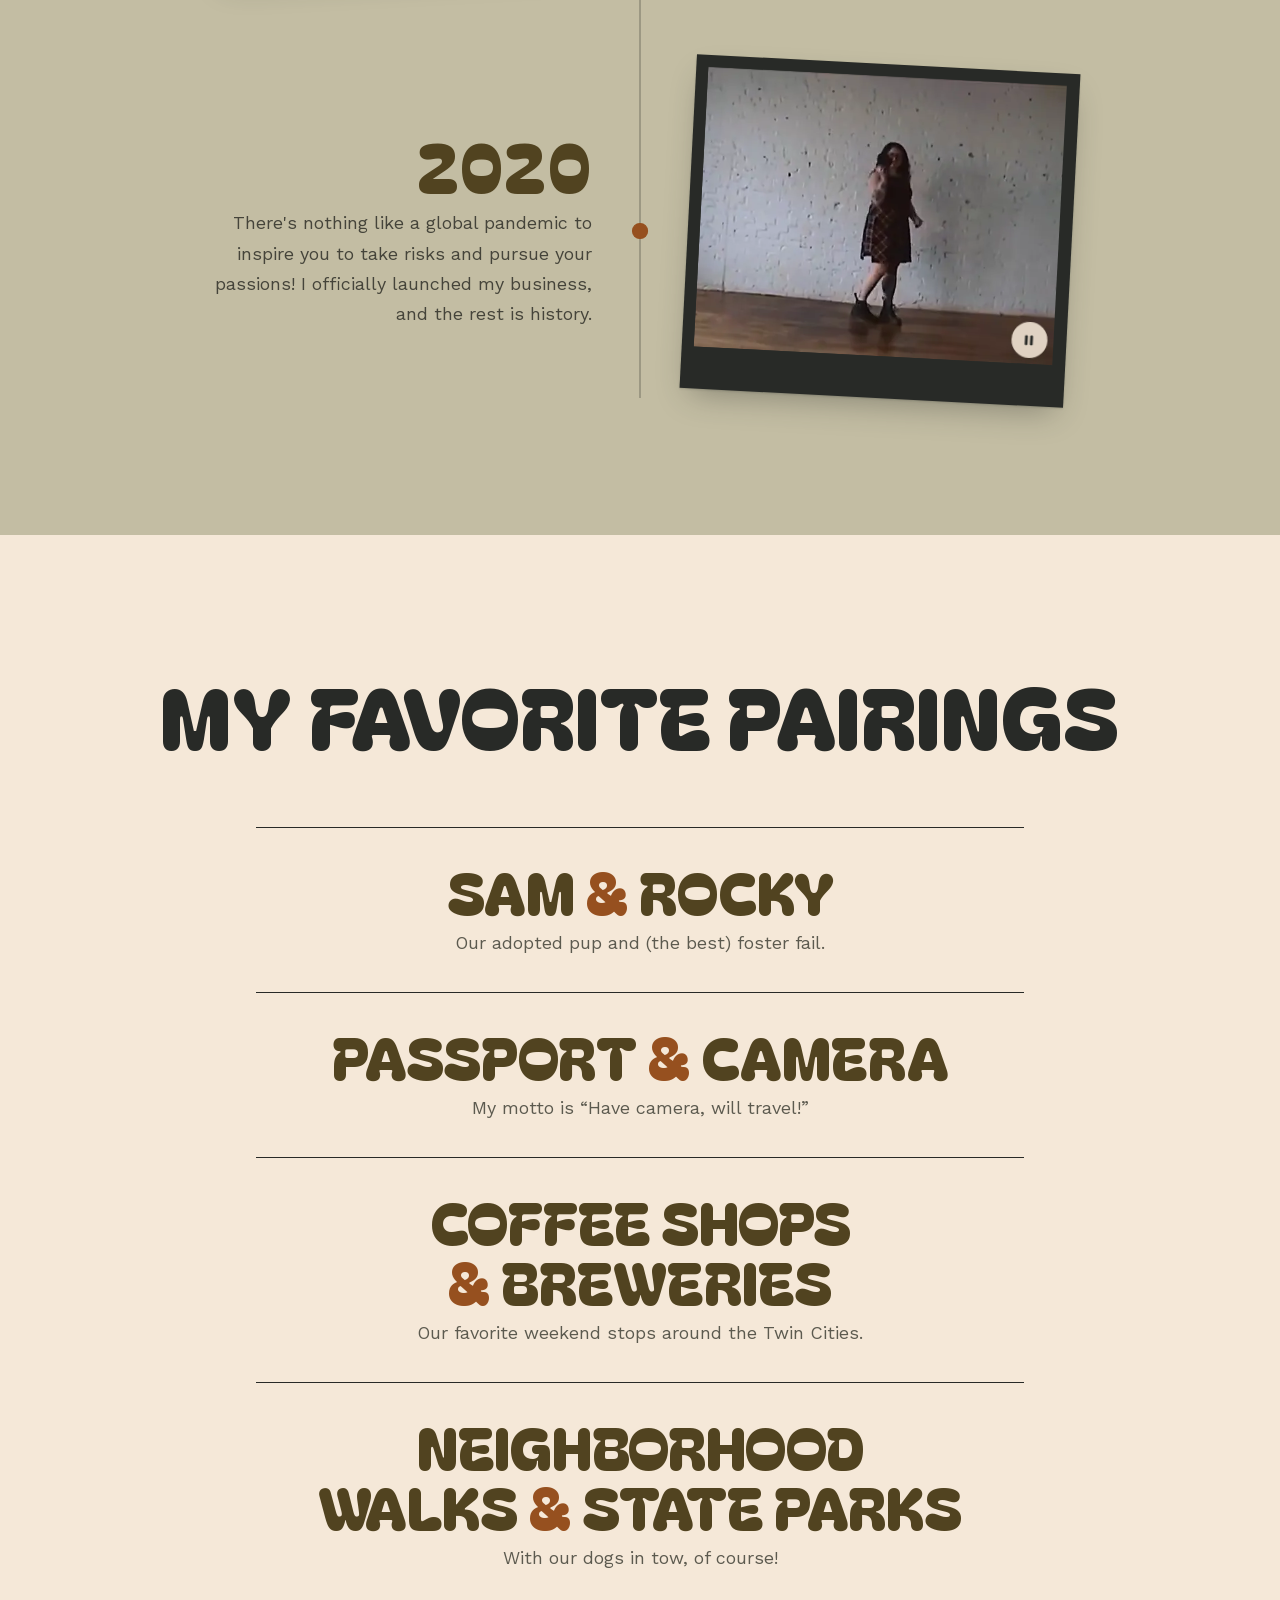
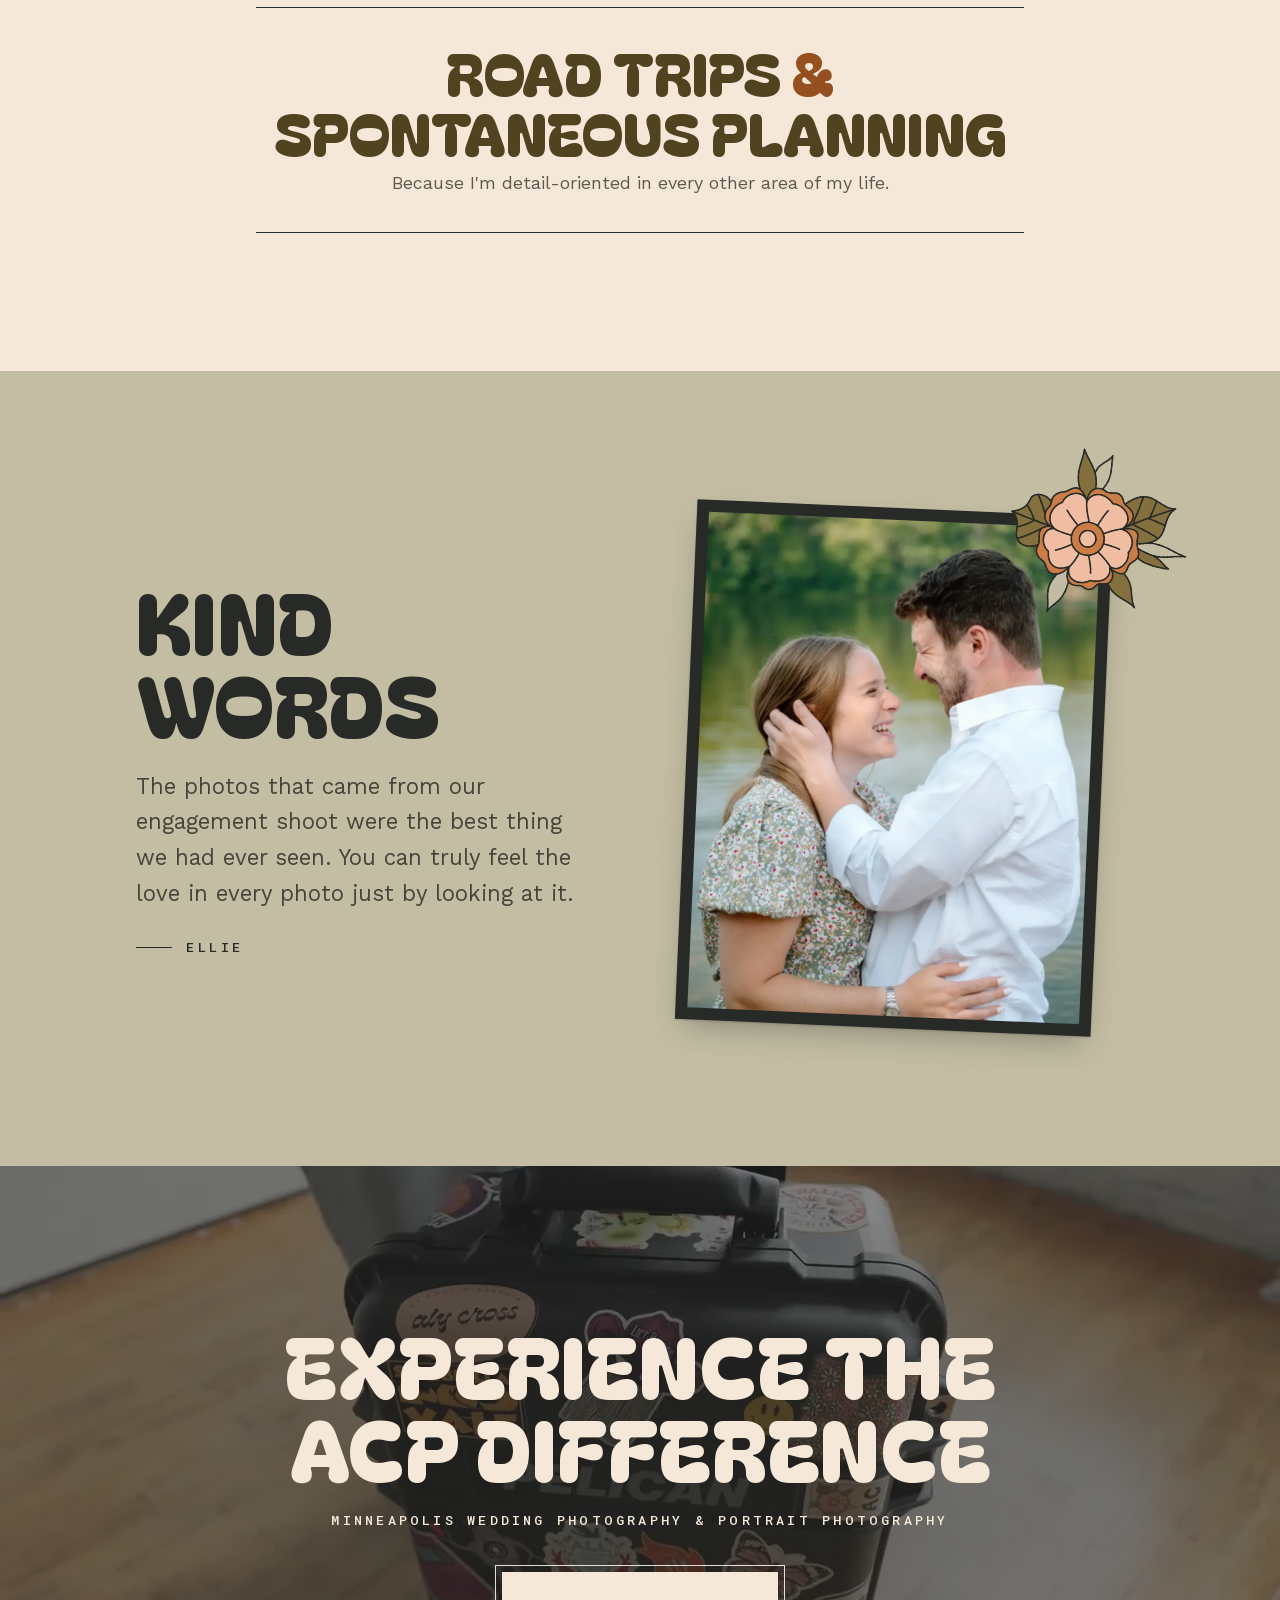
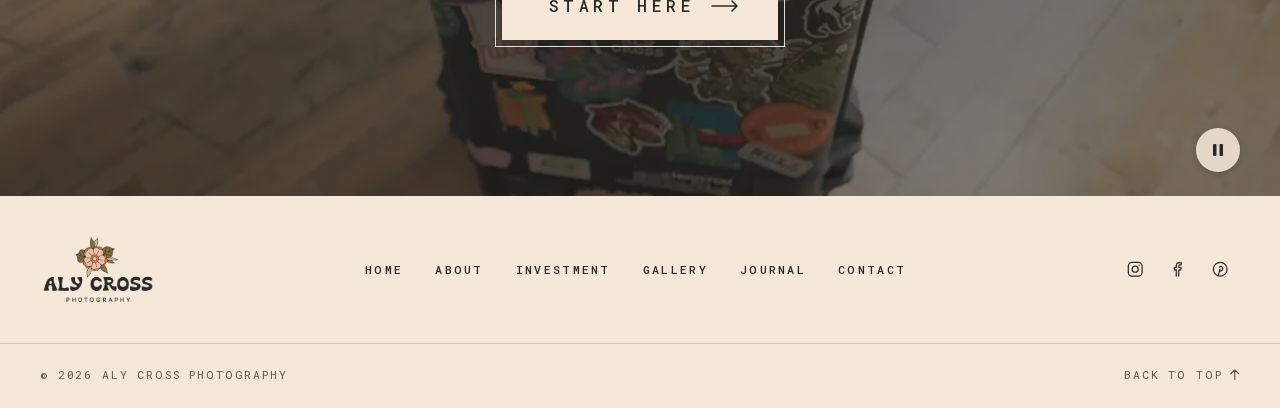
<file: about.html>
<!DOCTYPE html>
<html lang="en">
<head>
  <meta charset="UTF-8">
  <meta name="viewport" content="width=device-width, initial-scale=1.0">
  <title>About Aly | Aly Cross Photography</title>
  <meta name="description" content="Meet Aly Cross, a Minnesota wedding and portrait photographer serving couples and families in Minnesota and beyond with timeless, joyful photography.">
  <meta name="theme-color" content="#f5e8d8">
  <link rel="icon" href="assets/images/aly_cross_favicon-51.png">
  <link rel="apple-touch-icon" href="assets/icons/apple-touch-icon.png">
  <link rel="manifest" href="assets/icons/site.webmanifest">
  <link rel="canonical" href="https://alycrossphotography.com/about.html">
  <meta property="og:type" content="website">
  <meta property="og:site_name" content="Aly Cross Photography">
  <meta property="og:title" content="About Aly | Aly Cross Photography">
  <meta property="og:description" content="Meet Aly Cross, a Minnesota wedding and portrait photographer serving couples and families in Minnesota and beyond with timeless, joyful photography.">
  <meta property="og:url" content="https://alycrossphotography.com/about.html">
  <meta property="og:image" content="https://alycrossphotography.com/assets/og/about.jpg">
  <meta property="og:image:width" content="1200">
  <meta property="og:image:height" content="630">
  <meta name="twitter:card" content="summary_large_image">
  <link rel="preload" href="assets/fonts/BagelFatOne-400.woff2" as="font" type="font/woff2" crossorigin>
  <link rel="preload" href="assets/images/about/aly-portrait.webp" as="image">
  <style>/* Self-hosted Google Fonts (latin subset) */ @font-face { font-family: 'Bagel Fat One'; font-style: normal; font-weight: 400; font-display: swap; src: url("assets/fonts/BagelFatOne-400.woff2") format('woff2'); unicode-range: U+0000-00FF, U+0131, U+0152-0153, U+02BB-02BC, U+02C6, U+02DA, U+02DC, U+0304, U+0308, U+0329, U+2000-206F, U+20AC, U+2122, U+2191, U+2193, U+2212, U+2215, U+FEFF, U+FFFD; } @font-face { font-family: 'Roboto Mono'; font-style: normal; font-weight: 400; font-display: swap; src: url("assets/fonts/RobotoMono-400.woff2") format('woff2'); unicode-range: U+0000-00FF, U+0131, U+0152-0153, U+02BB-02BC, U+02C6, U+02DA, U+02DC, U+0304, U+0308, U+0329, U+2000-206F, U+20AC, U+2122, U+2191, U+2193, U+2212, U+2215, U+FEFF, U+FFFD; } @font-face { font-family: 'Roboto Mono'; font-style: normal; font-weight: 500; font-display: swap; src: url("assets/fonts/RobotoMono-500.woff2") format('woff2'); unicode-range: U+0000-00FF, U+0131, U+0152-0153, U+02BB-02BC, U+02C6, U+02DA, U+02DC, U+0304, U+0308, U+0329, U+2000-206F, U+20AC, U+2122, U+2191, U+2193, U+2212, U+2215, U+FEFF, U+FFFD; } @font-face { font-family: 'Work Sans'; font-style: italic; font-weight: 400; font-display: swap; src: url("assets/fonts/WorkSans-400i.woff2") format('woff2'); unicode-range: U+0000-00FF, U+0131, U+0152-0153, U+02BB-02BC, U+02C6, U+02DA, U+02DC, U+0304, U+0308, U+0329, U+2000-206F, U+20AC, U+2122, U+2191, U+2193, U+2212, U+2215, U+FEFF, U+FFFD; } @font-face { font-family: 'Work Sans'; font-style: normal; font-weight: 400; font-display: swap; src: url("assets/fonts/WorkSans-400.woff2") format('woff2'); unicode-range: U+0000-00FF, U+0131, U+0152-0153, U+02BB-02BC, U+02C6, U+02DA, U+02DC, U+0304, U+0308, U+0329, U+2000-206F, U+20AC, U+2122, U+2191, U+2193, U+2212, U+2215, U+FEFF, U+FFFD; } @font-face { font-family: 'Work Sans'; font-style: normal; font-weight: 500; font-display: swap; src: url("assets/fonts/WorkSans-500.woff2") format('woff2'); unicode-range: U+0000-00FF, U+0131, U+0152-0153, U+02BB-02BC, U+02C6, U+02DA, U+02DC, U+0304, U+0308, U+0329, U+2000-206F, U+20AC, U+2122, U+2191, U+2193, U+2212, U+2215, U+FEFF, U+FFFD; }</style>
  <link rel="stylesheet" href="css/styles.css?v=25">
  <link rel="stylesheet" href="css/about.css?v=5">
</head>
<body>
  <a class="skip-link" href="#main">Skip to content</a>

  <!-- ===== Header ===== -->
  <header class="site-header" data-header>
    <nav class="nav" aria-label="Primary">
      <ul class="nav-list nav-list--left">
        <li><a href="index.html"><span class="nav-roll"><span>Home</span></span></a></li>
        <li><a href="about.html" aria-current="page"><span class="nav-roll"><span>About</span></span></a></li>
        <li><a href="investment.html"><span class="nav-roll"><span>Investment</span></span></a></li>
      </ul>

      <a href="index.html" class="brand" aria-label="Aly Cross Photography, home">
        <img src="assets/images/aly_cross_screen_logos_primary_stevie_nicks.webp" alt="" width="640" height="379">
      </a>

      <ul class="nav-list nav-list--right">
        <li><a href="gallery.html"><span class="nav-roll"><span>Gallery</span></span></a></li>
        <li><a href="blog.html"><span class="nav-roll"><span>Journal</span></span></a></li>
        <li><a href="contact.html" class="nav-cta">Contact <svg viewBox="0 0 16 10" aria-hidden="true"><path d="M1 5h13M10 1l4 4-4 4"/></svg></a></li>
      </ul>

      <button class="menu-toggle" type="button" aria-expanded="false" aria-controls="mobile-menu" data-menu-toggle>
        <span class="sr-only">Menu</span>
        <span class="menu-toggle__bars" aria-hidden="true"></span>
      </button>
    </nav>

    <div class="mobile-menu" id="mobile-menu" data-mobile-menu hidden>
      <ul>
        <li><a href="index.html">Home</a></li>
        <li><a href="about.html" aria-current="page">About</a></li>
        <li><a href="investment.html">Investment</a></li>
        <li><a href="gallery.html">Gallery</a></li>
        <li><a href="blog.html">Journal</a></li>
        <li><a href="contact.html">Contact</a></li>
      </ul>
      <div class="mobile-menu__social">
        <p class="mobile-menu__label" aria-hidden="true">Find me on</p>
        <ul class="social" aria-label="Find me on social media">
          <li><a href="https://www.instagram.com/alycrossphotography/" aria-label="Instagram" rel="noopener" target="_blank">
            <svg viewBox="0 0 24 24" aria-hidden="true"><rect x="3" y="3" width="18" height="18" rx="5"/><circle cx="12" cy="12" r="4"/><circle cx="17.3" cy="6.7" r=".9" class="fill"/></svg>
          </a></li>
          <li><a href="https://www.facebook.com/alycrossphotography/" aria-label="Facebook" rel="noopener" target="_blank">
            <svg viewBox="0 0 24 24" aria-hidden="true"><path d="M14 21v-8h2.7l.4-3.2H14V7.9c0-.9.3-1.6 1.6-1.6h1.6V3.5c-.3 0-1.3-.1-2.4-.1-2.4 0-4 1.4-4 4.1v2.3H8.2V13h2.6v8"/></svg>
          </a></li>
          <li><a href="https://www.pinterest.com/alycrossphotography/" aria-label="Pinterest" rel="noopener" target="_blank">
            <svg viewBox="0 0 24 24" aria-hidden="true"><circle cx="12" cy="12" r="9"/><path d="M11 9.5c.4-1.6 3.6-2 4.2.4.5 2-1 4.6-2.8 4.3-1-.2-1.2-1.2-1-2M11.6 12.2 9.6 20"/></svg>
          </a></li>
        </ul>
      </div>
      <img class="mobile-menu__flower" src="assets/images/aly_cross_screen_logos_favicon_full_color.webp" alt="" width="700" height="651">
    </div>
  </header>

  <main id="main">

    <!-- ===== Intro ===== -->
    <section class="a-intro" aria-labelledby="about-title">
      <div class="a-intro__inner">
        <div class="a-intro__copy">
          <h1 id="about-title" class="display a-intro__title" data-split>Meet the photographer behind the lens</h1>
          <p class="statement a-intro__hello">I'm Aly, and I'm so glad you're here!</p>
          <p class="body-copy a-intro__lede">Serving couples and families in Minnesota and beyond with timeless, stunning photography.</p>
          <a href="contact.html" class="btn btn--rust">Start Here</a>
        </div>

        <div class="a-intro__media">
          <div class="a-intro__video" data-video-wrap>
            <video muted loop playsinline preload="none" poster="assets/images/about/aly-studio-poster.webp" aria-label="Aly walking through a bright studio with her camera" data-video>
              <source src="assets/images/about/aly-studio.mp4" type="video/mp4">
            </video>
            <button class="video-toggle" type="button" aria-pressed="false" aria-label="Pause video" data-video-toggle>
              <svg class="icon-pause" viewBox="0 0 16 16" aria-hidden="true"><rect x="3" y="2" width="3.5" height="12" rx="1"/><rect x="9.5" y="2" width="3.5" height="12" rx="1"/></svg>
              <svg class="icon-play" viewBox="0 0 16 16" aria-hidden="true"><path d="M4 2.5v11a.8.8 0 0 0 1.2.7l9-5.5a.8.8 0 0 0 0-1.4l-9-5.5A.8.8 0 0 0 4 2.5Z"/></svg>
            </button>
          </div>
          <figure class="polaroid polaroid--dark a-intro__portrait">
            <img src="assets/images/about/aly-portrait.webp" srcset="assets/images/about/aly-portrait-800.webp 800w, assets/images/about/aly-portrait.webp 1100w" sizes="(max-width: 720px) 92vw, 46vw" alt="Aly in a black hat and tee, smiling with one hand on her hat" width="1100" height="1650" fetchpriority="high">
          </figure>
          <img class="a-intro__flower" src="assets/images/about/flower-ink.webp" alt="" width="900" height="836" data-parallax="-0.06">
        </div>
      </div>
    </section>

    <!-- ===== Story ===== -->
    <section class="a-story" aria-label="Why I photograph">
      <div class="a-story__inner">
        <blockquote class="a-story__quote">
          <p>Photography is special in that it preserves a precious moment in time that might otherwise be lost forever.</p>
        </blockquote>
        <div class="a-story__body">
          <p>I first experienced its magic while capturing family memories with a disposable camera, allowing me to relive my favorite road trip moments years later. I want to keep that same magic alive for my clients when I'm photographing their extraordinary milestones and beautifully ordinary seasons of life.</p>
          <p>From unforgettable wedding weekends to unique senior portraits to playful family sessions, these are the moments you wish could last forever. Let's permanently capture them with authenticity and joy!</p>
        </div>
      </div>
    </section>

    <!-- ===== History ===== -->
    <section class="a-history" aria-labelledby="history-title">
      <h2 id="history-title" class="display a-history__title" data-split>My history in photographs</h2>

      <ol class="timeline" data-timeline>
        <li class="moment reveal">
          <figure class="polaroid moment__photo"><img src="assets/images/about/history-2005.webp" alt="Young Aly holding up the box for her first digital camera" width="900" height="675" loading="lazy"></figure>
          <div class="moment__text">
            <p class="moment__year">2005</p>
            <p>That quintessential moment when a photographer is gifted their first digital camera. Trust me, it was love at first click!</p>
          </div>
        </li>
        <li class="moment reveal">
          <figure class="polaroid moment__photo"><img src="assets/images/about/history-2010.webp" alt="A teenage mirror selfie taken with a point-and-shoot camera" width="900" height="675" loading="lazy"></figure>
          <div class="moment__text">
            <p class="moment__year">2010</p>
            <p>I entered the world of social media with my point-and-shoot camera in tow. All duck-faced selfies are (thankfully) a distant memory now.</p>
          </div>
        </li>
        <li class="moment reveal">
          <figure class="polaroid moment__photo"><img src="assets/images/about/history-2015.webp" srcset="assets/images/about/history-2015-800.webp 800w, assets/images/about/history-2015.webp 1000w" sizes="(max-width: 720px) 50vw, 24vw" alt="Aly sitting on the mosaic wall at Park Güell in Barcelona" width="1000" height="665" loading="lazy"></figure>
          <div class="moment__text">
            <p class="moment__year">2015</p>
            <p>Before studying abroad in Spain, I bought my first DSLR and later captured my roommate's engagement photos, my first photo session!</p>
          </div>
        </li>
        <li class="moment reveal">
          <figure class="polaroid polaroid--dark moment__photo" data-video-wrap>
            <video muted loop playsinline preload="none" poster="assets/images/about/history-2020-poster.webp" aria-label="Aly photographing in her studio" data-video>
              <source src="assets/images/about/history-2020.mp4" type="video/mp4">
            </video>
            <button class="video-toggle video-toggle--sm" type="button" aria-pressed="false" aria-label="Pause video" data-video-toggle>
              <svg class="icon-pause" viewBox="0 0 16 16" aria-hidden="true"><rect x="3" y="2" width="3.5" height="12" rx="1"/><rect x="9.5" y="2" width="3.5" height="12" rx="1"/></svg>
              <svg class="icon-play" viewBox="0 0 16 16" aria-hidden="true"><path d="M4 2.5v11a.8.8 0 0 0 1.2.7l9-5.5a.8.8 0 0 0 0-1.4l-9-5.5A.8.8 0 0 0 4 2.5Z"/></svg>
            </button>
          </figure>
          <div class="moment__text">
            <p class="moment__year">2020</p>
            <p>There's nothing like a global pandemic to inspire you to take risks and pursue your passions! I officially launched my business, and the rest is history.</p>
          </div>
        </li>
      </ol>
    </section>

    <!-- ===== Favorite pairings ===== -->
    <section class="a-pairings" aria-labelledby="pairings-title">
      <h2 id="pairings-title" class="display a-pairings__title" data-split>My favorite pairings</h2>
      <ul class="pairings">
        <li class="pairing"><p class="pairing__name">Sam <span class="amp">&amp;</span> Rocky</p><p class="pairing__note">Our adopted pup and (the best) foster fail.</p></li>
        <li class="pairing"><p class="pairing__name">Passport <span class="amp">&amp;</span> camera</p><p class="pairing__note">My motto is &ldquo;Have camera, will travel!&rdquo;</p></li>
        <li class="pairing"><p class="pairing__name">Coffee shops <span class="amp">&amp;</span> breweries</p><p class="pairing__note">Our favorite weekend stops around the Twin Cities.</p></li>
        <li class="pairing"><p class="pairing__name">Neighborhood walks <span class="amp">&amp;</span> state parks</p><p class="pairing__note">With our dogs in tow, of course!</p></li>
        <li class="pairing"><p class="pairing__name">Road trips <span class="amp">&amp;</span> spontaneous planning</p><p class="pairing__note">Because I'm detail-oriented in every other area of my life.</p></li>
      </ul>
    </section>

    <!-- ===== Kind words ===== -->
    <section class="a-words" aria-labelledby="words-title">
      <div class="a-words__inner">
        <div class="a-words__copy">
          <h2 id="words-title" class="display a-words__title" data-split>Kind words</h2>
          <blockquote class="a-words__quote">
            <p>The photos that came from our engagement shoot were the best thing we had ever seen. You can truly feel the love in every photo just by looking at it.</p>
          </blockquote>
          <p class="slide__name">Ellie</p>
        </div>
        <div class="a-words__media reveal">
          <figure class="polaroid polaroid--dark a-words__photo"><img src="assets/images/about/ellie.webp" srcset="assets/images/about/ellie-800.webp 800w, assets/images/about/ellie.webp 1100w" sizes="(max-width: 720px) 50vw, 24vw" alt="Ellie and her fiancé embracing by the water during their engagement session" width="1100" height="1653" loading="lazy"></figure>
          <img class="a-words__flower" src="assets/images/aly_cross_screen_logos_favicon_full_color.webp" alt="" width="700" height="651" loading="lazy">
        </div>
      </div>
    </section>

    <!-- ===== Closing ===== -->
    <section class="a-closing" aria-labelledby="a-closing-title" data-video-wrap>
      <video class="a-closing__video" muted loop playsinline preload="none" poster="assets/images/about/camera-case-poster.webp" aria-hidden="true" data-video>
        <source src="assets/images/about/camera-case.mp4" type="video/mp4">
      </video>
      <div class="a-closing__content">
        <h2 id="a-closing-title" class="display a-closing__title" data-split>Experience the ACP difference</h2>
        <p class="a-closing__sub">Minneapolis wedding photography &amp; portrait photography</p>
        <a href="contact.html" class="btn btn--hero">
          <span>Start Here</span>
          <svg viewBox="0 0 28 12" aria-hidden="true"><path d="M1 6h25M21 1l5 5-5 5"/></svg>
        </a>
      </div>
      <button class="video-toggle a-closing__toggle" type="button" aria-pressed="false" aria-label="Pause video" data-video-toggle>
        <svg class="icon-pause" viewBox="0 0 16 16" aria-hidden="true"><rect x="3" y="2" width="3.5" height="12" rx="1"/><rect x="9.5" y="2" width="3.5" height="12" rx="1"/></svg>
        <svg class="icon-play" viewBox="0 0 16 16" aria-hidden="true"><path d="M4 2.5v11a.8.8 0 0 0 1.2.7l9-5.5a.8.8 0 0 0 0-1.4l-9-5.5A.8.8 0 0 0 4 2.5Z"/></svg>
      </button>
    </section>
  </main>

  <!-- ===== Footer ===== -->
  <footer class="site-footer">
    <div class="footer__inner">
      <a href="index.html" class="footer__logo" aria-label="Aly Cross Photography, home">
        <img src="assets/images/aly_cross_screen_logos_primary_stevie_nicks.webp" alt="" width="640" height="379" loading="lazy">
      </a>
      <ul class="footer__nav" aria-label="Footer">
        <li><a href="index.html">Home</a></li>
        <li><a href="about.html">About</a></li>
        <li><a href="investment.html">Investment</a></li>
        <li><a href="gallery.html">Gallery</a></li>
        <li><a href="blog.html">Journal</a></li>
        <li><a href="contact.html">Contact</a></li>
      </ul>
      <ul class="social" aria-label="Find me on social media">
        <li><a href="https://www.instagram.com/alycrossphotography/" aria-label="Instagram" rel="noopener" target="_blank">
          <svg viewBox="0 0 24 24" aria-hidden="true"><rect x="3" y="3" width="18" height="18" rx="5"/><circle cx="12" cy="12" r="4"/><circle cx="17.3" cy="6.7" r=".9" class="fill"/></svg>
        </a></li>
        <li><a href="https://www.facebook.com/alycrossphotography/" aria-label="Facebook" rel="noopener" target="_blank">
          <svg viewBox="0 0 24 24" aria-hidden="true"><path d="M14 21v-8h2.7l.4-3.2H14V7.9c0-.9.3-1.6 1.6-1.6h1.6V3.5c-.3 0-1.3-.1-2.4-.1-2.4 0-4 1.4-4 4.1v2.3H8.2V13h2.6v8"/></svg>
        </a></li>
        <li><a href="https://www.pinterest.com/alycrossphotography/" aria-label="Pinterest" rel="noopener" target="_blank">
          <svg viewBox="0 0 24 24" aria-hidden="true"><circle cx="12" cy="12" r="9"/><path d="M11 9.5c.4-1.6 3.6-2 4.2.4.5 2-1 4.6-2.8 4.3-1-.2-1.2-1.2-1-2M11.6 12.2 9.6 20"/></svg>
        </a></li>
      </ul>
    </div>
    <div class="footer__bottom">
      <p class="footer__legal">&copy; <span data-year>2026</span> Aly Cross Photography</p>
      <a href="#main" class="footer__top">Back to top
        <svg viewBox="0 0 12 14" aria-hidden="true"><path d="M6 13V1M1 6l5-5 5 5"/></svg>
      </a>
    </div>
  </footer>

  <script src="js/main.js?v=13"></script>
</body>
</html>
</file>
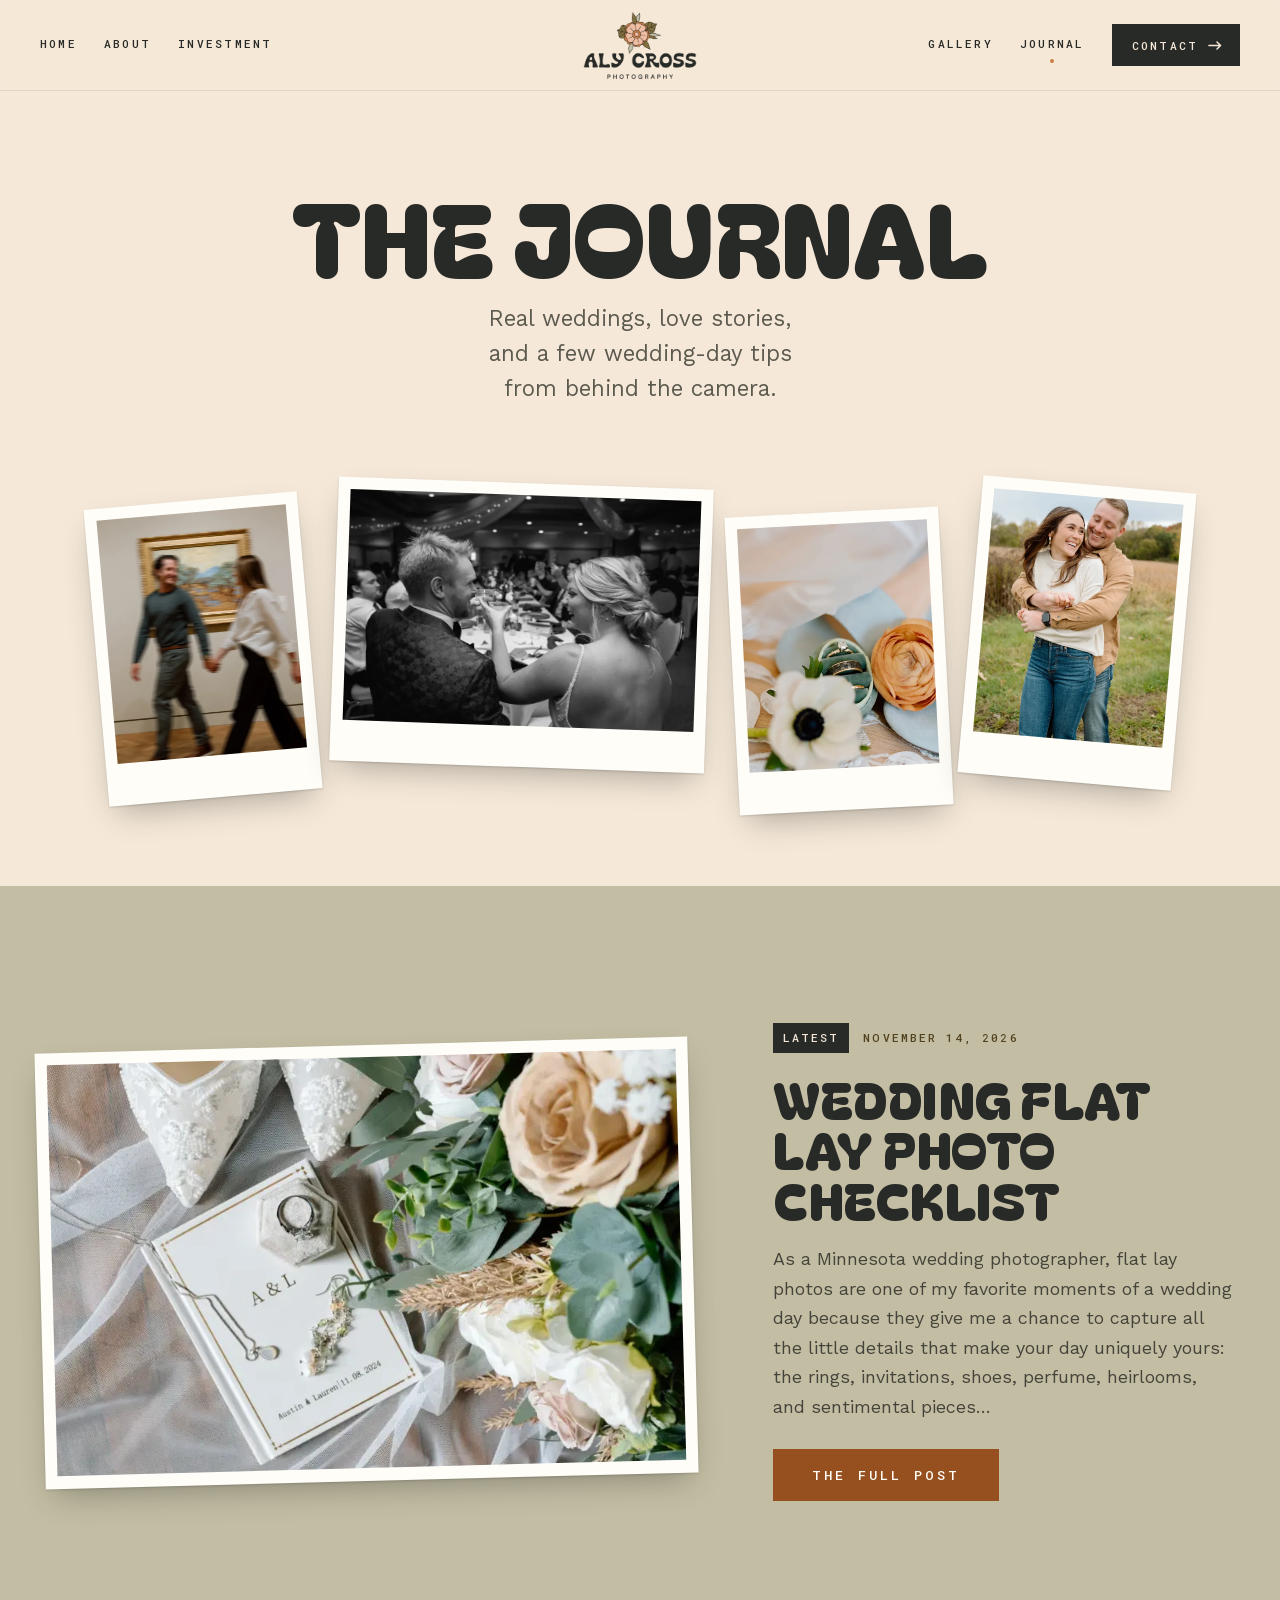
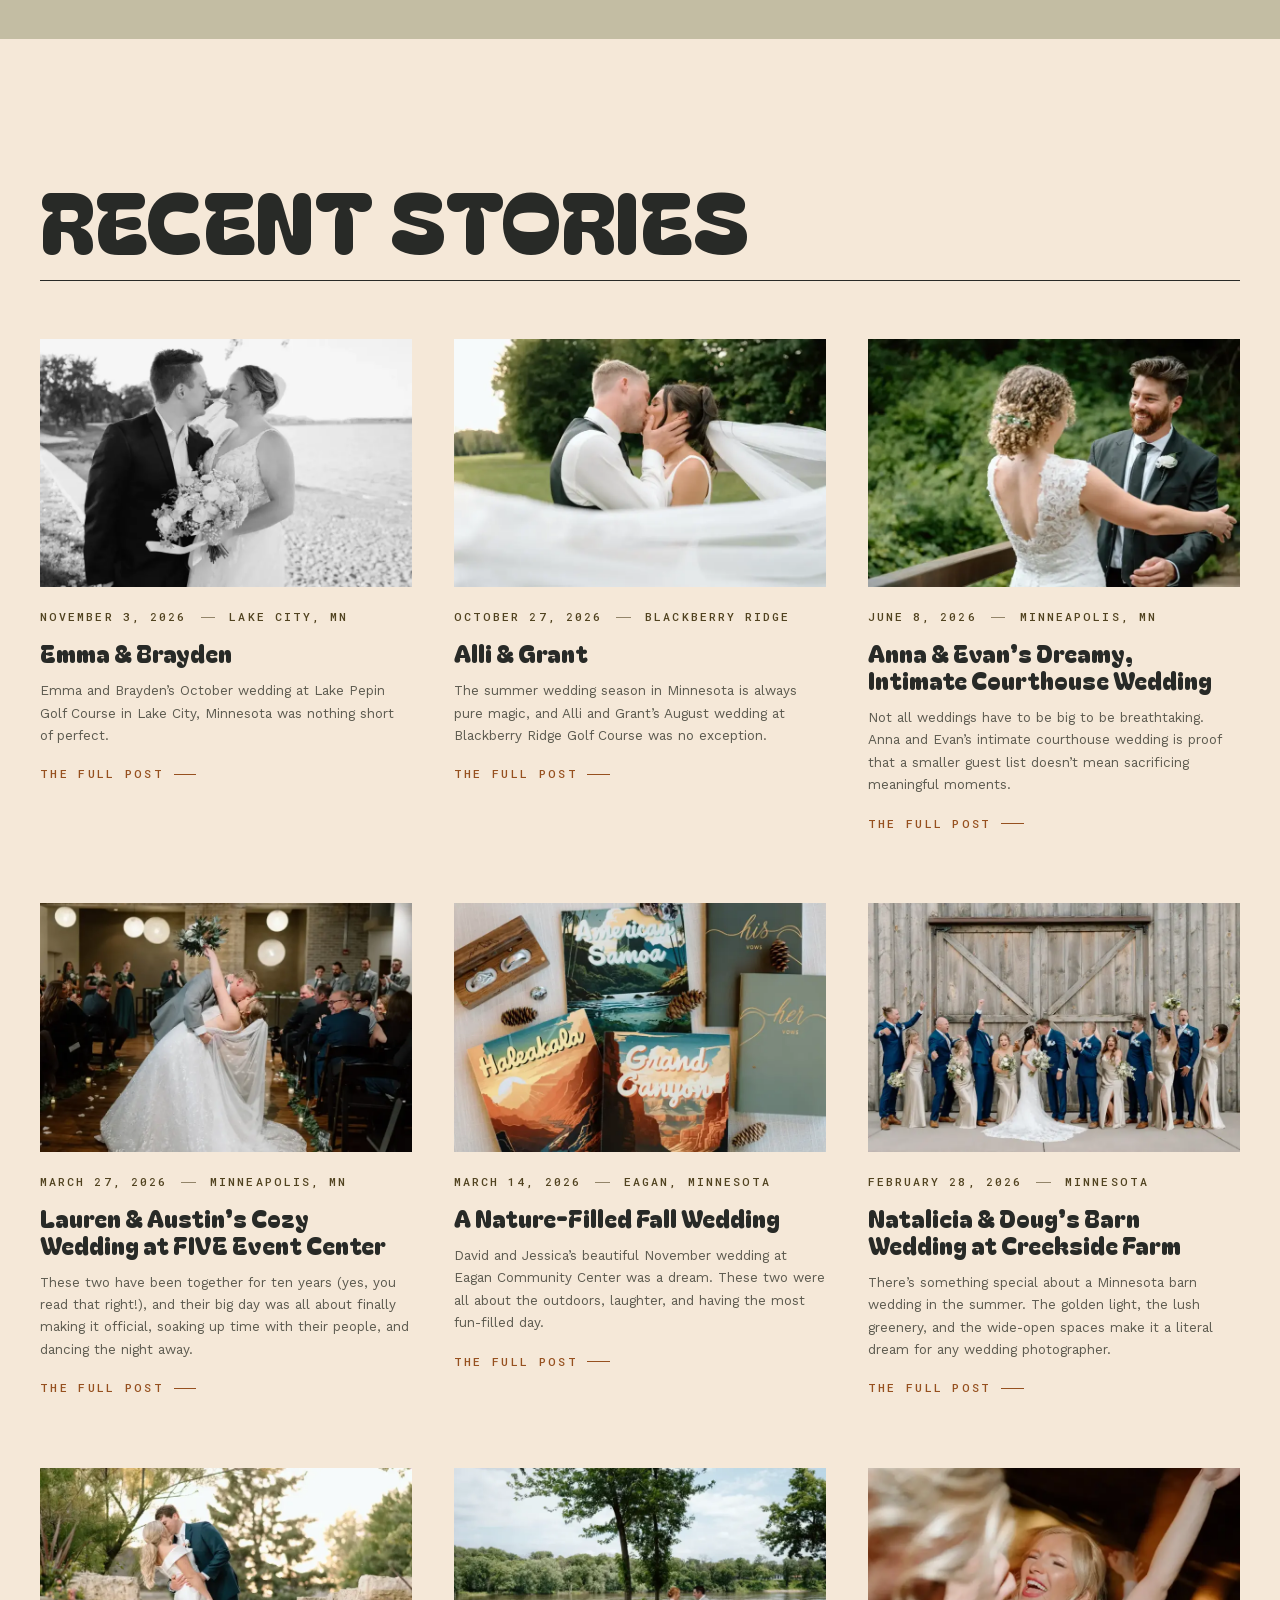
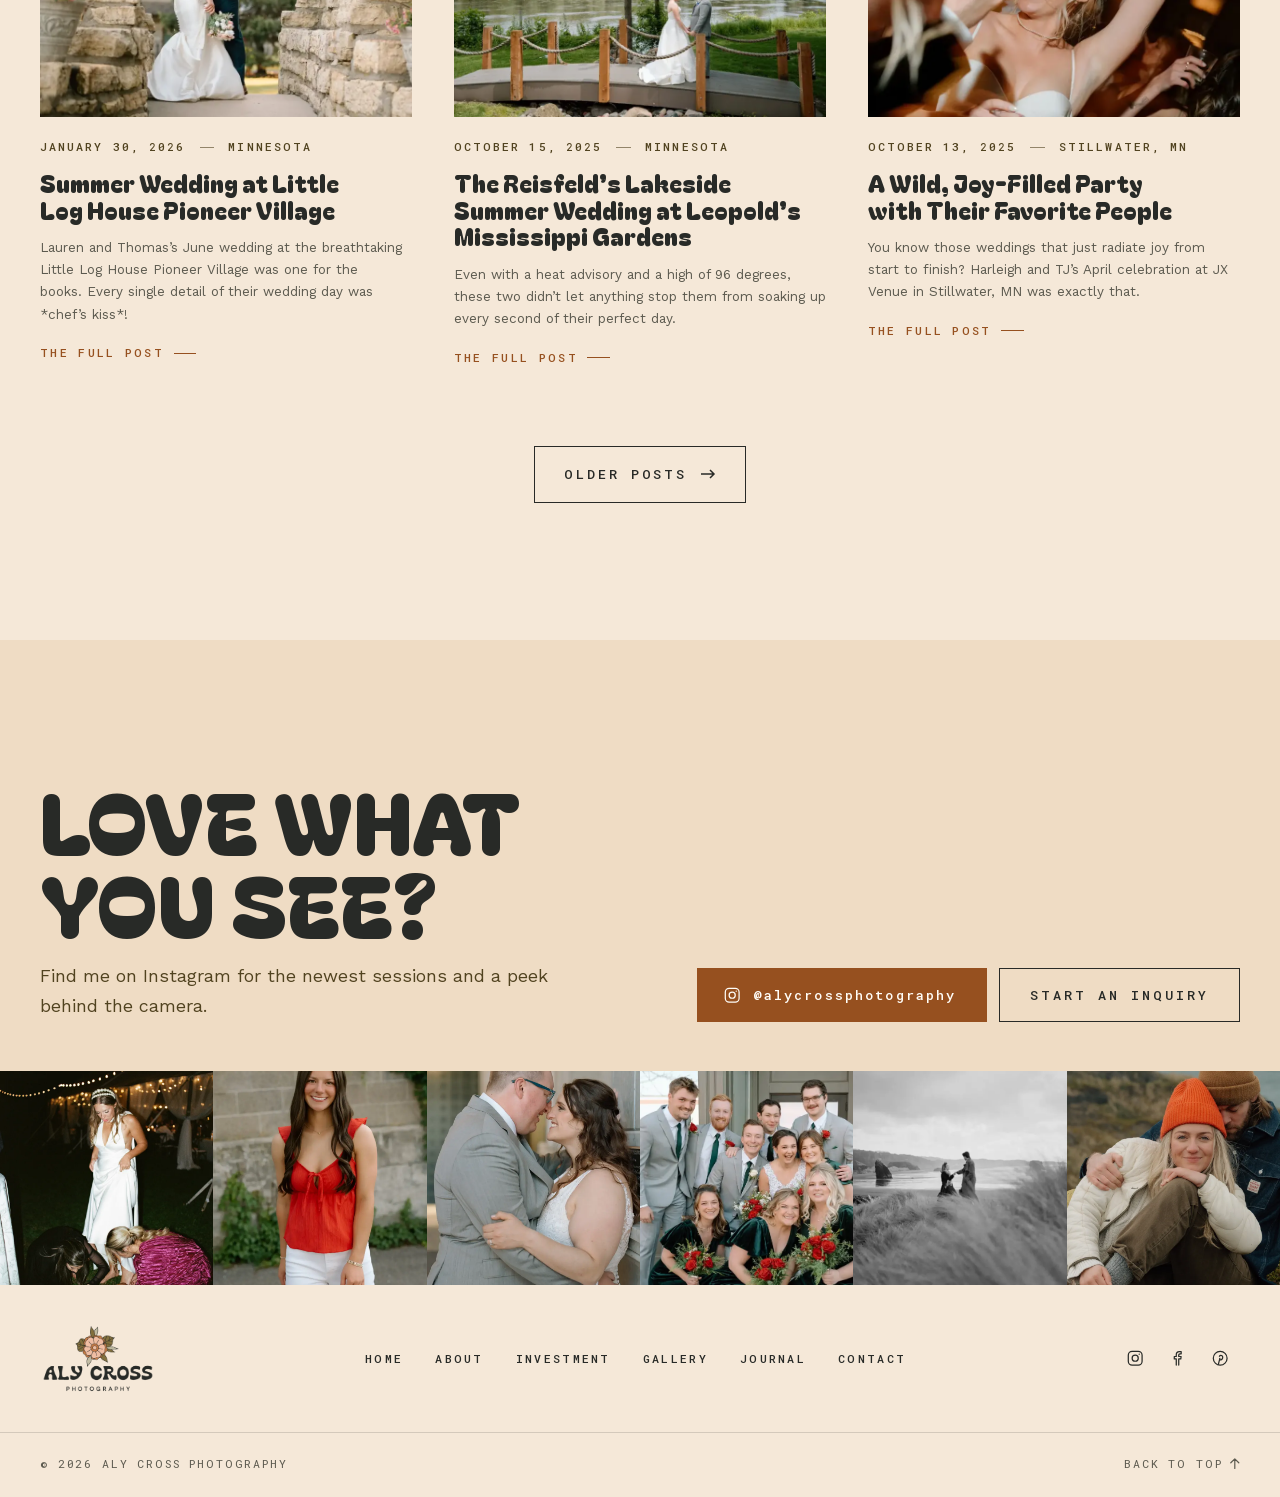
<file: blog.html>
<!DOCTYPE html>
<html lang="en">
<head>
  <meta charset="UTF-8">
  <meta name="viewport" content="width=device-width, initial-scale=1.0">
  <title>Journal | Aly Cross Photography</title>
  <meta name="description" content="The Aly Cross Photography journal: real Minnesota weddings, love stories and wedding-day tips from a Minnesota wedding photographer.">
  <meta name="theme-color" content="#f5e8d8">
  <link rel="icon" href="assets/images/aly_cross_favicon-51.png">
  <link rel="apple-touch-icon" href="assets/icons/apple-touch-icon.png">
  <link rel="manifest" href="assets/icons/site.webmanifest">
  <link rel="canonical" href="https://alycrossphotography.com/blog.html">
  <meta property="og:type" content="website">
  <meta property="og:site_name" content="Aly Cross Photography">
  <meta property="og:title" content="Journal | Aly Cross Photography">
  <meta property="og:description" content="The Aly Cross Photography journal: real Minnesota weddings, love stories and wedding-day tips from a Minnesota wedding photographer.">
  <meta property="og:url" content="https://alycrossphotography.com/blog.html">
  <meta property="og:image" content="https://alycrossphotography.com/assets/og/journal.jpg">
  <meta property="og:image:width" content="1200">
  <meta property="og:image:height" content="630">
  <meta name="twitter:card" content="summary_large_image">
  <link rel="preload" href="assets/fonts/BagelFatOne-400.woff2" as="font" type="font/woff2" crossorigin>
  <style>/* Self-hosted Google Fonts (latin subset) */ @font-face { font-family: 'Bagel Fat One'; font-style: normal; font-weight: 400; font-display: swap; src: url("assets/fonts/BagelFatOne-400.woff2") format('woff2'); unicode-range: U+0000-00FF, U+0131, U+0152-0153, U+02BB-02BC, U+02C6, U+02DA, U+02DC, U+0304, U+0308, U+0329, U+2000-206F, U+20AC, U+2122, U+2191, U+2193, U+2212, U+2215, U+FEFF, U+FFFD; } @font-face { font-family: 'Roboto Mono'; font-style: normal; font-weight: 400; font-display: swap; src: url("assets/fonts/RobotoMono-400.woff2") format('woff2'); unicode-range: U+0000-00FF, U+0131, U+0152-0153, U+02BB-02BC, U+02C6, U+02DA, U+02DC, U+0304, U+0308, U+0329, U+2000-206F, U+20AC, U+2122, U+2191, U+2193, U+2212, U+2215, U+FEFF, U+FFFD; } @font-face { font-family: 'Roboto Mono'; font-style: normal; font-weight: 500; font-display: swap; src: url("assets/fonts/RobotoMono-500.woff2") format('woff2'); unicode-range: U+0000-00FF, U+0131, U+0152-0153, U+02BB-02BC, U+02C6, U+02DA, U+02DC, U+0304, U+0308, U+0329, U+2000-206F, U+20AC, U+2122, U+2191, U+2193, U+2212, U+2215, U+FEFF, U+FFFD; } @font-face { font-family: 'Work Sans'; font-style: italic; font-weight: 400; font-display: swap; src: url("assets/fonts/WorkSans-400i.woff2") format('woff2'); unicode-range: U+0000-00FF, U+0131, U+0152-0153, U+02BB-02BC, U+02C6, U+02DA, U+02DC, U+0304, U+0308, U+0329, U+2000-206F, U+20AC, U+2122, U+2191, U+2193, U+2212, U+2215, U+FEFF, U+FFFD; } @font-face { font-family: 'Work Sans'; font-style: normal; font-weight: 400; font-display: swap; src: url("assets/fonts/WorkSans-400.woff2") format('woff2'); unicode-range: U+0000-00FF, U+0131, U+0152-0153, U+02BB-02BC, U+02C6, U+02DA, U+02DC, U+0304, U+0308, U+0329, U+2000-206F, U+20AC, U+2122, U+2191, U+2193, U+2212, U+2215, U+FEFF, U+FFFD; } @font-face { font-family: 'Work Sans'; font-style: normal; font-weight: 500; font-display: swap; src: url("assets/fonts/WorkSans-500.woff2") format('woff2'); unicode-range: U+0000-00FF, U+0131, U+0152-0153, U+02BB-02BC, U+02C6, U+02DA, U+02DC, U+0304, U+0308, U+0329, U+2000-206F, U+20AC, U+2122, U+2191, U+2193, U+2212, U+2215, U+FEFF, U+FFFD; }</style>
  <link rel="stylesheet" href="css/styles.css?v=25">
  <link rel="stylesheet" href="css/journal.css?v=2">
</head>
<body>
  <a class="skip-link" href="#main">Skip to content</a>

  <!-- ===== Header ===== -->
  <header class="site-header" data-header>
    <nav class="nav" aria-label="Primary">
      <ul class="nav-list nav-list--left">
        <li><a href="index.html"><span class="nav-roll"><span>Home</span></span></a></li>
        <li><a href="about.html"><span class="nav-roll"><span>About</span></span></a></li>
        <li><a href="investment.html"><span class="nav-roll"><span>Investment</span></span></a></li>
      </ul>

      <a href="index.html" class="brand" aria-label="Aly Cross Photography, home">
        <img src="assets/images/aly_cross_screen_logos_primary_stevie_nicks.webp" alt="" width="640" height="379">
      </a>

      <ul class="nav-list nav-list--right">
        <li><a href="gallery.html"><span class="nav-roll"><span>Gallery</span></span></a></li>
        <li><a href="blog.html" aria-current="page"><span class="nav-roll"><span>Journal</span></span></a></li>
        <li><a href="contact.html" class="nav-cta">Contact <svg viewBox="0 0 16 10" aria-hidden="true"><path d="M1 5h13M10 1l4 4-4 4"/></svg></a></li>
      </ul>

      <button class="menu-toggle" type="button" aria-expanded="false" aria-controls="mobile-menu" data-menu-toggle>
        <span class="sr-only">Menu</span>
        <span class="menu-toggle__bars" aria-hidden="true"></span>
      </button>
    </nav>

    <div class="mobile-menu" id="mobile-menu" data-mobile-menu hidden>
      <ul>
        <li><a href="index.html">Home</a></li>
        <li><a href="about.html">About</a></li>
        <li><a href="investment.html">Investment</a></li>
        <li><a href="gallery.html">Gallery</a></li>
        <li><a href="blog.html" aria-current="page">Journal</a></li>
        <li><a href="contact.html">Contact</a></li>
      </ul>
      <div class="mobile-menu__social">
        <p class="mobile-menu__label" aria-hidden="true">Find me on</p>
        <ul class="social" aria-label="Find me on social media">
          <li><a href="https://www.instagram.com/alycrossphotography/" aria-label="Instagram" rel="noopener" target="_blank">
            <svg viewBox="0 0 24 24" aria-hidden="true"><rect x="3" y="3" width="18" height="18" rx="5"/><circle cx="12" cy="12" r="4"/><circle cx="17.3" cy="6.7" r=".9" class="fill"/></svg>
          </a></li>
          <li><a href="https://www.facebook.com/alycrossphotography/" aria-label="Facebook" rel="noopener" target="_blank">
            <svg viewBox="0 0 24 24" aria-hidden="true"><path d="M14 21v-8h2.7l.4-3.2H14V7.9c0-.9.3-1.6 1.6-1.6h1.6V3.5c-.3 0-1.3-.1-2.4-.1-2.4 0-4 1.4-4 4.1v2.3H8.2V13h2.6v8"/></svg>
          </a></li>
          <li><a href="https://www.pinterest.com/alycrossphotography/" aria-label="Pinterest" rel="noopener" target="_blank">
            <svg viewBox="0 0 24 24" aria-hidden="true"><circle cx="12" cy="12" r="9"/><path d="M11 9.5c.4-1.6 3.6-2 4.2.4.5 2-1 4.6-2.8 4.3-1-.2-1.2-1.2-1-2M11.6 12.2 9.6 20"/></svg>
          </a></li>
        </ul>
      </div>
      <img class="mobile-menu__flower" src="assets/images/aly_cross_screen_logos_favicon_full_color.webp" alt="" width="700" height="651">
    </div>
  </header>

  <main id="main">

    <!-- ===== Intro ===== -->
    <section class="j-intro" aria-labelledby="journal-title">
      <div class="j-intro__copy">
        <h1 id="journal-title" class="display j-intro__title" data-split>The journal</h1>
        <p class="j-intro__lede reveal">Real weddings, love stories, and a few wedding-day tips from behind the camera.</p>
      </div>
      <div class="j-intro__row" aria-hidden="true">
        <span class="polaroid j-intro__print"><img src="assets/images/journal/acp-83.webp" alt="" width="700" height="1052"></span>
        <span class="polaroid j-intro__print j-intro__print--wide"><img src="assets/images/journal/aly-9420.webp" srcset="assets/images/journal/aly-9420-800.webp 800w, assets/images/journal/aly-9420.webp 1200w" sizes="(max-width: 720px) 50vw, 24vw" alt="" width="1200" height="799"></span>
        <span class="polaroid j-intro__print"><img src="assets/images/journal/acp-9062.webp" alt="" width="700" height="1052"></span>
        <span class="polaroid j-intro__print"><img src="assets/images/journal/acp-76.webp" alt="" width="700" height="1052"></span>
      </div>
    </section>

    <!-- ===== Latest post ===== -->
    <section class="j-feature" aria-labelledby="j-feature-title">
      <article class="j-feature__inner" data-category="tips">
        <a class="j-feature__media" href="https://alycrossphotography.com/2026/11/14/wedding-flat-lay-photo-checklist/" tabindex="-1" aria-hidden="true">
          <span class="j-feature__frame"><img src="assets/images/journal/flat-lay-checklist.webp" srcset="assets/images/journal/flat-lay-checklist-800.webp 800w, assets/images/journal/flat-lay-checklist.webp 1000w" sizes="(max-width: 720px) 92vw, 46vw" alt="" width="1000" height="666"></span>
        </a>
        <div class="j-feature__copy">
          <p class="j-meta"><span class="j-meta__tag">Latest</span><time datetime="2026-11-14">November 14, 2026</time></p>
          <h2 id="j-feature-title" class="display j-feature__title"><a href="https://alycrossphotography.com/2026/11/14/wedding-flat-lay-photo-checklist/">Wedding Flat Lay Photo Checklist</a></h2>
          <p class="j-feature__excerpt">As a Minnesota wedding photographer, flat lay photos are one of my favorite moments of a wedding day because they give me a chance to capture all the little details that make your day uniquely yours: the rings, invitations, shoes, perfume, heirlooms, and sentimental pieces&hellip;</p>
          <a href="https://alycrossphotography.com/2026/11/14/wedding-flat-lay-photo-checklist/" class="btn btn--rust">The full post</a>
        </div>
      </article>
    </section>

    <!-- ===== More posts ===== -->
    <section class="j-list" aria-labelledby="j-list-title">
      <div class="j-list__inner">
        <div class="j-list__head">
          <h2 id="j-list-title" class="display j-list__title" data-split>Recent stories</h2>
        </div>
        <ul class="j-grid">
          <li class="j-card reveal" data-category="weddings">
            <a class="j-card__media" href="https://alycrossphotography.com/2026/11/03/emma-brayden/" tabindex="-1" aria-hidden="true"><img src="assets/images/journal/emma-brayden.webp" srcset="assets/images/journal/emma-brayden-800.webp 800w, assets/images/journal/emma-brayden.webp 1000w" sizes="(max-width: 720px) 92vw, (max-width: 1020px) 46vw, 30vw" alt="" width="1000" height="666" loading="lazy"></a>
            <p class="j-meta"><time datetime="2026-11-03">November 3, 2026</time><span>Lake City, MN</span></p>
            <h3 class="j-card__title"><a href="https://alycrossphotography.com/2026/11/03/emma-brayden/">Emma &amp; Brayden</a></h3>
            <p class="j-card__excerpt">Emma and Brayden&rsquo;s October wedding at Lake Pepin Golf Course in Lake City, Minnesota was nothing short of perfect.</p>
            <span class="j-card__more" aria-hidden="true">The full post</span>
          </li>
          <li class="j-card reveal" data-category="weddings">
            <a class="j-card__media" href="https://alycrossphotography.com/2026/10/27/alli-grant/" tabindex="-1" aria-hidden="true"><img src="assets/images/journal/alli-grant.webp" srcset="assets/images/journal/alli-grant-800.webp 800w, assets/images/journal/alli-grant.webp 1000w" sizes="(max-width: 720px) 92vw, (max-width: 1020px) 46vw, 30vw" alt="" width="1000" height="666" loading="lazy"></a>
            <p class="j-meta"><time datetime="2026-10-27">October 27, 2026</time><span>Blackberry Ridge</span></p>
            <h3 class="j-card__title"><a href="https://alycrossphotography.com/2026/10/27/alli-grant/">Alli &amp; Grant</a></h3>
            <p class="j-card__excerpt">The summer wedding season in Minnesota is always pure magic, and Alli and Grant&rsquo;s August wedding at Blackberry Ridge Golf Course was no exception.</p>
            <span class="j-card__more" aria-hidden="true">The full post</span>
          </li>
          <li class="j-card reveal" data-category="weddings">
            <a class="j-card__media" href="https://alycrossphotography.com/2026/06/08/anna-evans-dreamy-intimate-courthouse-wedding-in-minneapolis/" tabindex="-1" aria-hidden="true"><img src="assets/images/journal/anna-evan.webp" srcset="assets/images/journal/anna-evan-800.webp 800w, assets/images/journal/anna-evan.webp 1000w" sizes="(max-width: 720px) 92vw, (max-width: 1020px) 46vw, 30vw" alt="" width="1000" height="666" loading="lazy"></a>
            <p class="j-meta"><time datetime="2026-06-08">June 8, 2026</time><span>Minneapolis, MN</span></p>
            <h3 class="j-card__title"><a href="https://alycrossphotography.com/2026/06/08/anna-evans-dreamy-intimate-courthouse-wedding-in-minneapolis/">Anna &amp; Evan&rsquo;s Dreamy, Intimate Courthouse Wedding</a></h3>
            <p class="j-card__excerpt">Not all weddings have to be big to be breathtaking. Anna and Evan&rsquo;s intimate courthouse wedding is proof that a smaller guest list doesn&rsquo;t mean sacrificing meaningful moments.</p>
            <span class="j-card__more" aria-hidden="true">The full post</span>
          </li>
          <li class="j-card reveal" data-category="weddings">
            <a class="j-card__media" href="https://alycrossphotography.com/2026/03/27/lauren-austins-cozy-wedding-at-five-event-center-minneapolis-mn/" tabindex="-1" aria-hidden="true"><img src="assets/images/journal/lauren-austin.webp" srcset="assets/images/journal/lauren-austin-800.webp 800w, assets/images/journal/lauren-austin.webp 1000w" sizes="(max-width: 720px) 92vw, (max-width: 1020px) 46vw, 30vw" alt="" width="1000" height="666" loading="lazy"></a>
            <p class="j-meta"><time datetime="2026-03-27">March 27, 2026</time><span>Minneapolis, MN</span></p>
            <h3 class="j-card__title"><a href="https://alycrossphotography.com/2026/03/27/lauren-austins-cozy-wedding-at-five-event-center-minneapolis-mn/">Lauren &amp; Austin&rsquo;s Cozy Wedding at FIVE Event Center</a></h3>
            <p class="j-card__excerpt">These two have been together for ten years (yes, you read that right!), and their big day was all about finally making it official, soaking up time with their people, and dancing the night away.</p>
            <span class="j-card__more" aria-hidden="true">The full post</span>
          </li>
          <li class="j-card reveal" data-category="weddings">
            <a class="j-card__media" href="https://alycrossphotography.com/2026/03/14/a-nature-filled-fall-wedding-eagan-minnesota/" tabindex="-1" aria-hidden="true"><img src="assets/images/journal/eagan-fall.webp" srcset="assets/images/journal/eagan-fall-800.webp 800w, assets/images/journal/eagan-fall.webp 1000w" sizes="(max-width: 720px) 92vw, (max-width: 1020px) 46vw, 30vw" alt="" width="1000" height="665" loading="lazy"></a>
            <p class="j-meta"><time datetime="2026-03-14">March 14, 2026</time><span>Eagan, Minnesota</span></p>
            <h3 class="j-card__title"><a href="https://alycrossphotography.com/2026/03/14/a-nature-filled-fall-wedding-eagan-minnesota/">A Nature-Filled Fall Wedding</a></h3>
            <p class="j-card__excerpt">David and Jessica&rsquo;s beautiful November wedding at Eagan Community Center was a dream. These two were all about the outdoors, laughter, and having the most fun-filled day.</p>
            <span class="j-card__more" aria-hidden="true">The full post</span>
          </li>
          <li class="j-card reveal" data-category="weddings">
            <a class="j-card__media" href="https://alycrossphotography.com/2026/02/28/natalicia-dougs-barn-wedding-at-creekside-farm/" tabindex="-1" aria-hidden="true"><img src="assets/images/journal/natalicia-doug.webp" srcset="assets/images/journal/natalicia-doug-800.webp 800w, assets/images/journal/natalicia-doug.webp 1000w" sizes="(max-width: 720px) 92vw, (max-width: 1020px) 46vw, 30vw" alt="" width="1000" height="666" loading="lazy"></a>
            <p class="j-meta"><time datetime="2026-02-28">February 28, 2026</time><span>Minnesota</span></p>
            <h3 class="j-card__title"><a href="https://alycrossphotography.com/2026/02/28/natalicia-dougs-barn-wedding-at-creekside-farm/">Natalicia &amp; Doug&rsquo;s Barn Wedding at Creekside Farm</a></h3>
            <p class="j-card__excerpt">There&rsquo;s something special about a Minnesota barn wedding in the summer. The golden light, the lush greenery, and the wide-open spaces make it a literal dream for any wedding photographer.</p>
            <span class="j-card__more" aria-hidden="true">The full post</span>
          </li>
          <li class="j-card reveal" data-category="weddings">
            <a class="j-card__media" href="https://alycrossphotography.com/2026/01/30/summer-wedding-at-little-log-house-pioneer-village-minnesota-wedding-photography/" tabindex="-1" aria-hidden="true"><img src="assets/images/journal/little-log-house.webp" srcset="assets/images/journal/little-log-house-800.webp 800w, assets/images/journal/little-log-house.webp 1000w" sizes="(max-width: 720px) 92vw, (max-width: 1020px) 46vw, 30vw" alt="" width="1000" height="666" loading="lazy"></a>
            <p class="j-meta"><time datetime="2026-01-30">January 30, 2026</time><span>Minnesota</span></p>
            <h3 class="j-card__title"><a href="https://alycrossphotography.com/2026/01/30/summer-wedding-at-little-log-house-pioneer-village-minnesota-wedding-photography/">Summer Wedding at Little Log House Pioneer Village</a></h3>
            <p class="j-card__excerpt">Lauren and Thomas&rsquo;s June wedding at the breathtaking Little Log House Pioneer Village was one for the books. Every single detail of their wedding day was *chef&rsquo;s kiss*!</p>
            <span class="j-card__more" aria-hidden="true">The full post</span>
          </li>
          <li class="j-card reveal" data-category="weddings">
            <a class="j-card__media" href="https://alycrossphotography.com/2025/10/15/the-reisfelds-lakeside-summer-wedding-at-leopolds-mississippi-gardens/" tabindex="-1" aria-hidden="true"><img src="assets/images/journal/reisfeld.webp" srcset="assets/images/journal/reisfeld-800.webp 800w, assets/images/journal/reisfeld.webp 1000w" sizes="(max-width: 720px) 92vw, (max-width: 1020px) 46vw, 30vw" alt="" width="1000" height="665" loading="lazy"></a>
            <p class="j-meta"><time datetime="2025-10-15">October 15, 2025</time><span>Minnesota</span></p>
            <h3 class="j-card__title"><a href="https://alycrossphotography.com/2025/10/15/the-reisfelds-lakeside-summer-wedding-at-leopolds-mississippi-gardens/">The Reisfeld&rsquo;s Lakeside Summer Wedding at Leopold&rsquo;s Mississippi Gardens</a></h3>
            <p class="j-card__excerpt">Even with a heat advisory and a high of 96 degrees, these two didn&rsquo;t let anything stop them from soaking up every second of their perfect day.</p>
            <span class="j-card__more" aria-hidden="true">The full post</span>
          </li>
          <li class="j-card reveal" data-category="weddings">
            <a class="j-card__media" href="https://alycrossphotography.com/2025/10/13/wedding-at-jx-venue/" tabindex="-1" aria-hidden="true"><img src="assets/images/journal/harleigh-tj.webp" srcset="assets/images/journal/harleigh-tj-800.webp 800w, assets/images/journal/harleigh-tj.webp 1000w" sizes="(max-width: 720px) 92vw, (max-width: 1020px) 46vw, 30vw" alt="" width="1000" height="1500" loading="lazy"></a>
            <p class="j-meta"><time datetime="2025-10-13">October 13, 2025</time><span>Stillwater, MN</span></p>
            <h3 class="j-card__title"><a href="https://alycrossphotography.com/2025/10/13/wedding-at-jx-venue/">A Wild, Joy-Filled Party with Their Favorite People</a></h3>
            <p class="j-card__excerpt">You know those weddings that just radiate joy from start to finish? Harleigh and TJ&rsquo;s April celebration at JX Venue in Stillwater, MN was exactly that.</p>
            <span class="j-card__more" aria-hidden="true">The full post</span>
          </li>
        </ul>
        <div class="j-list__more">
          <a href="https://alycrossphotography.com/blog/page/2/" class="j-older">Older posts <svg viewBox="0 0 16 10" aria-hidden="true"><path d="M1 5h13M10 1l4 4-4 4"/></svg></a>
        </div>
      </div>
    </section>

    <!-- ===== Instagram ===== -->
    <section class="ig" aria-labelledby="ig-title">
      <div class="ig__head">
        <div class="ig__copy">
          <h2 id="ig-title" class="display ig__title" data-split>Love what you see?</h2>
          <p class="ig__text reveal">Find me on Instagram for the newest sessions and a peek behind the camera.</p>
        </div>
        <div class="ig__actions reveal">
          <a href="https://www.instagram.com/alycrossphotography/" class="btn btn--rust ig__btn" target="_blank" rel="noopener"><svg viewBox="0 0 24 24" aria-hidden="true"><rect x="3" y="3" width="18" height="18" rx="5"/><circle cx="12" cy="12" r="4"/><circle cx="17.3" cy="6.7" r=".9" class="fill"/></svg><span>@alycrossphotography</span></a>
          <a href="contact.html" class="btn ig__btn ig__btn--line">Start an inquiry</a>
        </div>
      </div>
      <ul class="ig__grid">
          <li><a href="https://www.instagram.com/alycrossphotography/" target="_blank" rel="noopener" tabindex="-1" aria-hidden="true"><img src="assets/images/polaroid/acp-55.webp" alt="" width="720" height="1086" loading="lazy"><svg viewBox="0 0 24 24" aria-hidden="true"><rect x="3" y="3" width="18" height="18" rx="5"/><circle cx="12" cy="12" r="4"/><circle cx="17.3" cy="6.7" r=".9" class="fill"/></svg></a></li>
          <li><a href="https://www.instagram.com/alycrossphotography/" target="_blank" rel="noopener" tabindex="-1" aria-hidden="true"><img src="assets/images/senior-photographers-minneapolis-60.webp" srcset="assets/images/senior-photographers-minneapolis-60-800.webp 800w, assets/images/senior-photographers-minneapolis-60.webp 1400w" sizes="(max-width: 720px) 34vw, 17vw" alt="" width="1400" height="2100" loading="lazy"><svg viewBox="0 0 24 24" aria-hidden="true"><rect x="3" y="3" width="18" height="18" rx="5"/><circle cx="12" cy="12" r="4"/><circle cx="17.3" cy="6.7" r=".9" class="fill"/></svg></a></li>
          <li><a href="https://www.instagram.com/alycrossphotography/" target="_blank" rel="noopener" tabindex="-1" aria-hidden="true"><img src="assets/images/investment/acp-25.webp" srcset="assets/images/investment/acp-25-800.webp 800w, assets/images/investment/acp-25.webp 1200w" sizes="(max-width: 720px) 34vw, 17vw" alt="" width="1200" height="1801" loading="lazy"><svg viewBox="0 0 24 24" aria-hidden="true"><rect x="3" y="3" width="18" height="18" rx="5"/><circle cx="12" cy="12" r="4"/><circle cx="17.3" cy="6.7" r=".9" class="fill"/></svg></a></li>
          <li><a href="https://www.instagram.com/alycrossphotography/" target="_blank" rel="noopener" tabindex="-1" aria-hidden="true"><img src="assets/images/taylor_matthew-1.webp" srcset="assets/images/taylor_matthew-1-800.webp 800w, assets/images/taylor_matthew-1.webp 1400w" sizes="(max-width: 720px) 34vw, 17vw" alt="" width="1400" height="932" loading="lazy"><svg viewBox="0 0 24 24" aria-hidden="true"><rect x="3" y="3" width="18" height="18" rx="5"/><circle cx="12" cy="12" r="4"/><circle cx="17.3" cy="6.7" r=".9" class="fill"/></svg></a></li>
          <li><a href="https://www.instagram.com/alycrossphotography/" target="_blank" rel="noopener" tabindex="-1" aria-hidden="true"><img src="assets/images/investment/acp-8.webp" srcset="assets/images/investment/acp-8-800.webp 800w, assets/images/investment/acp-8.webp 1200w" sizes="(max-width: 720px) 34vw, 17vw" alt="" width="1200" height="893" loading="lazy"><svg viewBox="0 0 24 24" aria-hidden="true"><rect x="3" y="3" width="18" height="18" rx="5"/><circle cx="12" cy="12" r="4"/><circle cx="17.3" cy="6.7" r=".9" class="fill"/></svg></a></li>
          <li><a href="https://www.instagram.com/alycrossphotography/" target="_blank" rel="noopener" tabindex="-1" aria-hidden="true"><img src="assets/images/polaroid/acp-100.webp" alt="" width="720" height="1080" loading="lazy"><svg viewBox="0 0 24 24" aria-hidden="true"><rect x="3" y="3" width="18" height="18" rx="5"/><circle cx="12" cy="12" r="4"/><circle cx="17.3" cy="6.7" r=".9" class="fill"/></svg></a></li>
      </ul>
    </section>
  </main>

  <!-- ===== Footer ===== -->
  <footer class="site-footer">
    <div class="footer__inner">
      <a href="index.html" class="footer__logo" aria-label="Aly Cross Photography, home">
        <img src="assets/images/aly_cross_screen_logos_primary_stevie_nicks.webp" alt="" width="640" height="379" loading="lazy">
      </a>
      <ul class="footer__nav" aria-label="Footer">
        <li><a href="index.html">Home</a></li>
        <li><a href="about.html">About</a></li>
        <li><a href="investment.html">Investment</a></li>
        <li><a href="gallery.html">Gallery</a></li>
        <li><a href="blog.html">Journal</a></li>
        <li><a href="contact.html">Contact</a></li>
      </ul>
      <ul class="social" aria-label="Find me on social media">
        <li><a href="https://www.instagram.com/alycrossphotography/" aria-label="Instagram" rel="noopener" target="_blank">
          <svg viewBox="0 0 24 24" aria-hidden="true"><rect x="3" y="3" width="18" height="18" rx="5"/><circle cx="12" cy="12" r="4"/><circle cx="17.3" cy="6.7" r=".9" class="fill"/></svg>
        </a></li>
        <li><a href="https://www.facebook.com/alycrossphotography/" aria-label="Facebook" rel="noopener" target="_blank">
          <svg viewBox="0 0 24 24" aria-hidden="true"><path d="M14 21v-8h2.7l.4-3.2H14V7.9c0-.9.3-1.6 1.6-1.6h1.6V3.5c-.3 0-1.3-.1-2.4-.1-2.4 0-4 1.4-4 4.1v2.3H8.2V13h2.6v8"/></svg>
        </a></li>
        <li><a href="https://www.pinterest.com/alycrossphotography/" aria-label="Pinterest" rel="noopener" target="_blank">
          <svg viewBox="0 0 24 24" aria-hidden="true"><circle cx="12" cy="12" r="9"/><path d="M11 9.5c.4-1.6 3.6-2 4.2.4.5 2-1 4.6-2.8 4.3-1-.2-1.2-1.2-1-2M11.6 12.2 9.6 20"/></svg>
        </a></li>
      </ul>
    </div>
    <div class="footer__bottom">
      <p class="footer__legal">&copy; <span data-year>2026</span> Aly Cross Photography</p>
      <a href="#main" class="footer__top">Back to top
        <svg viewBox="0 0 12 14" aria-hidden="true"><path d="M6 13V1M1 6l5-5 5 5"/></svg>
      </a>
    </div>
  </footer>

  <script src="js/main.js?v=13"></script>
</body>
</html>
</file>
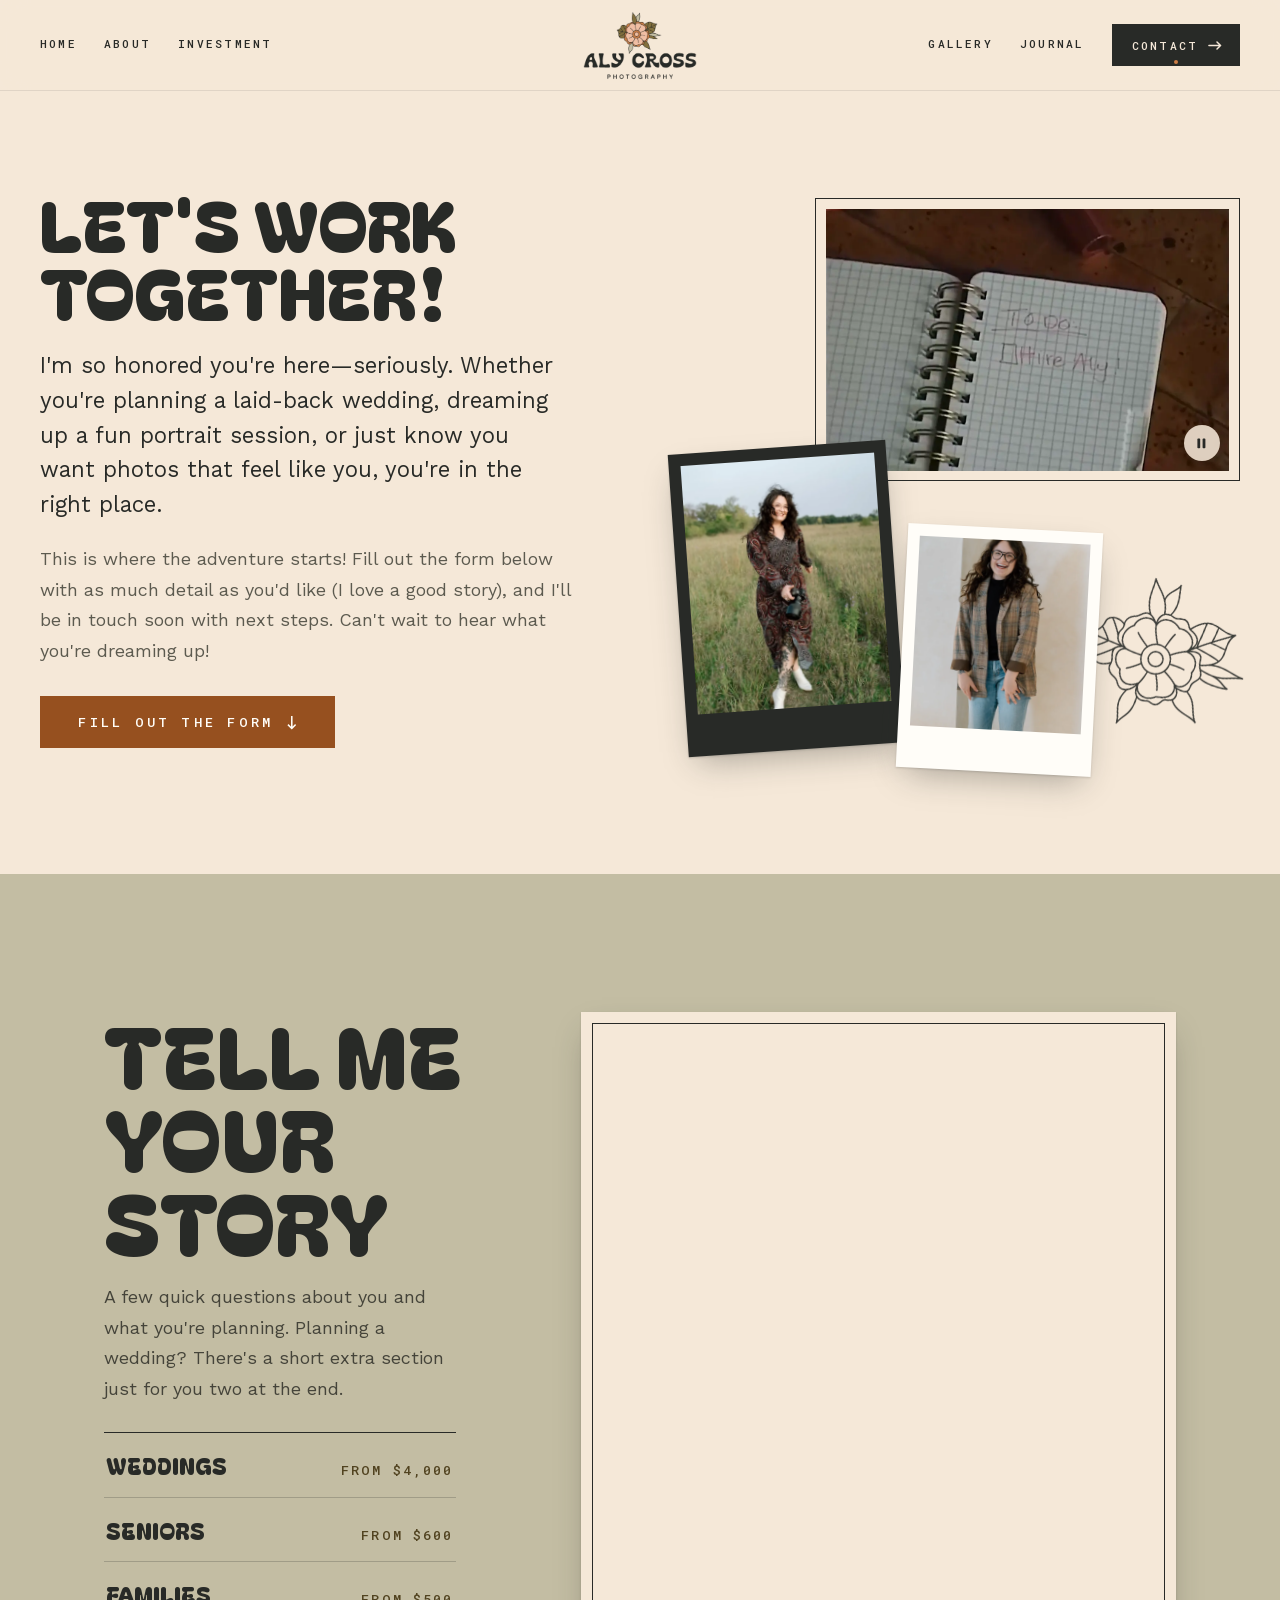
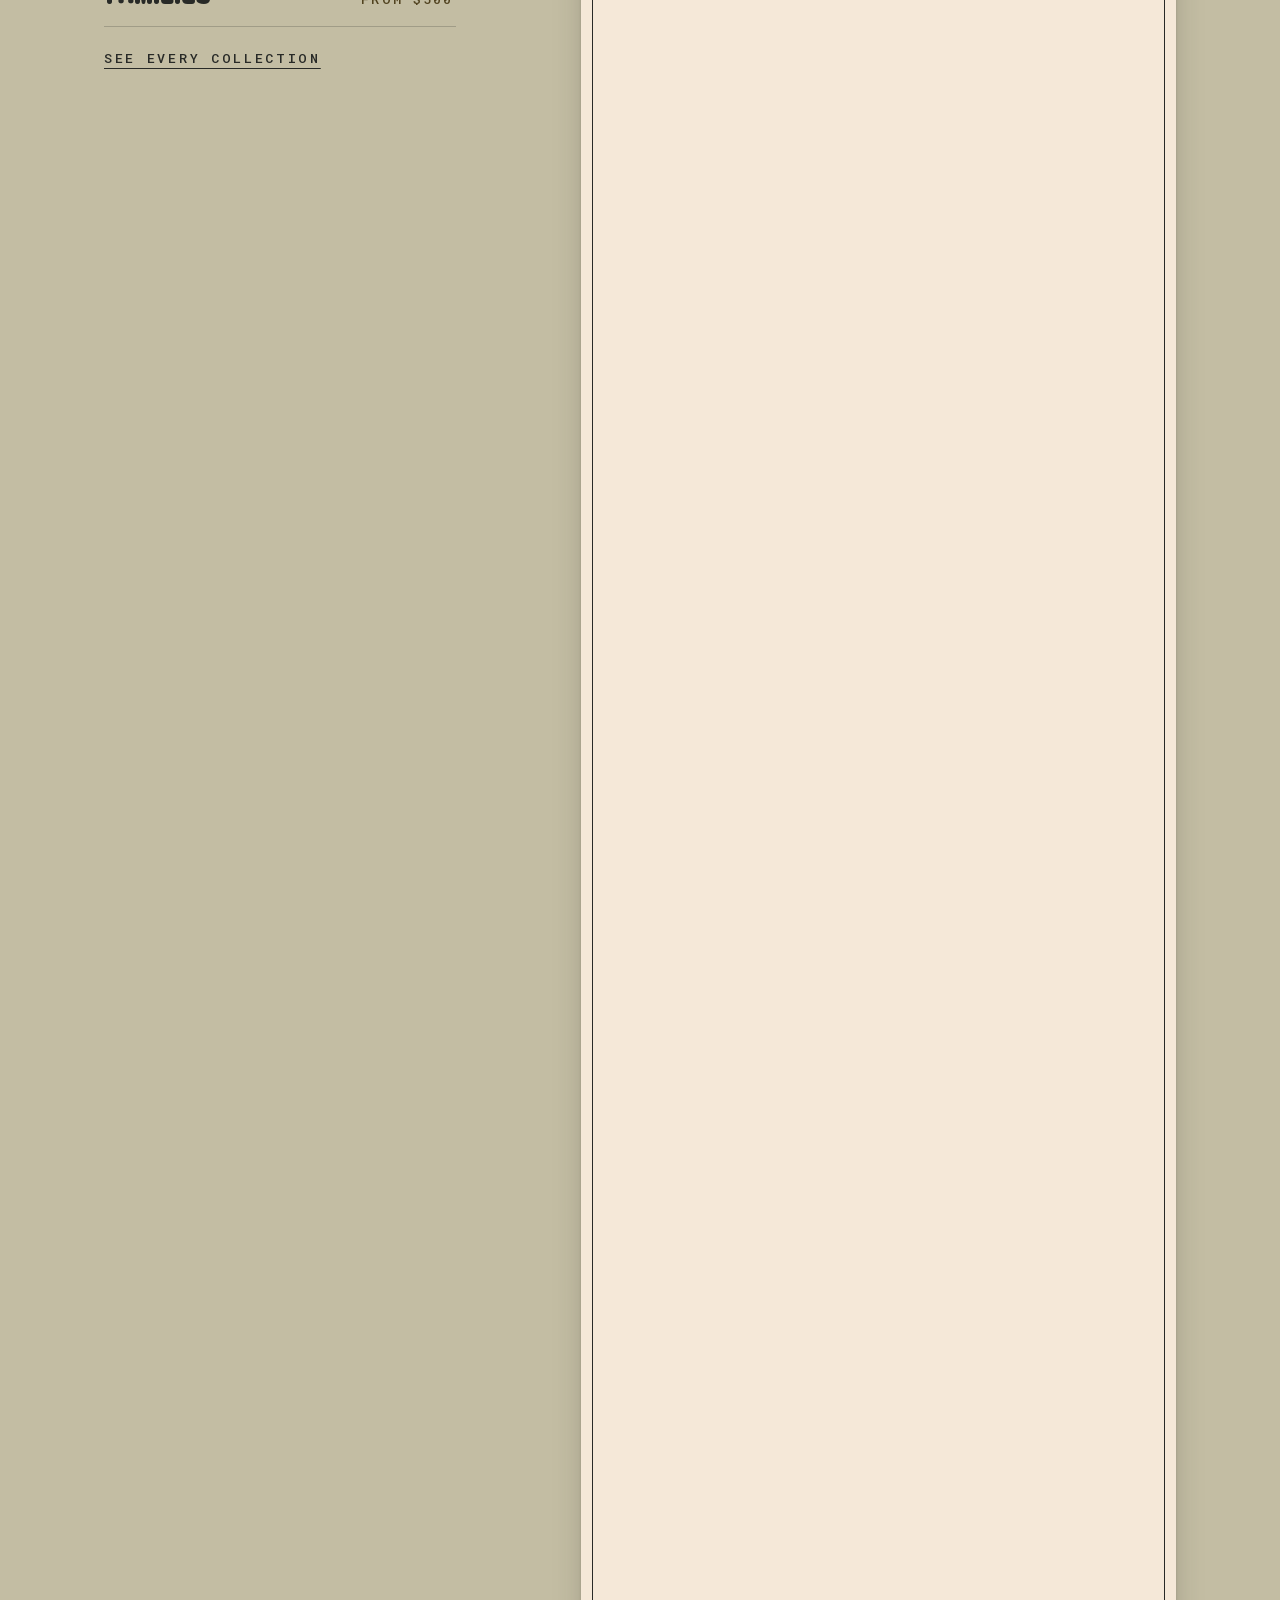
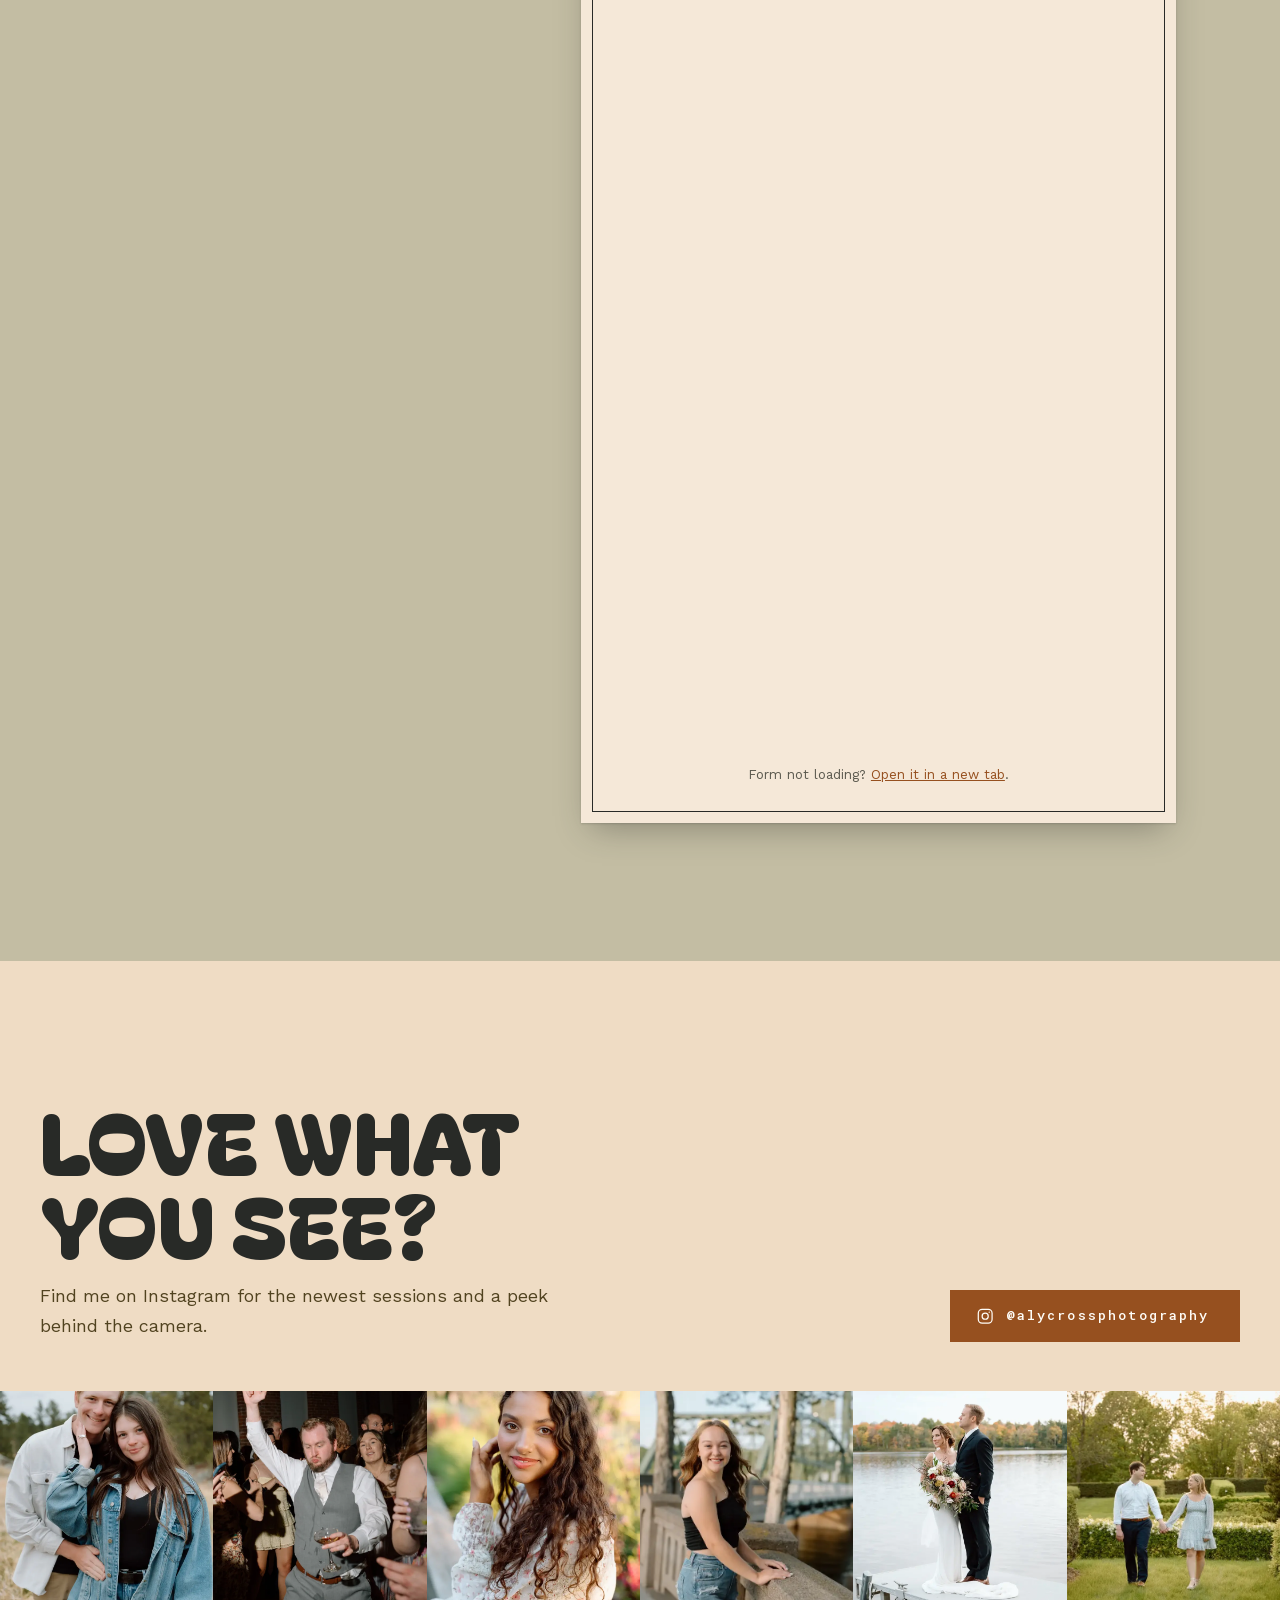
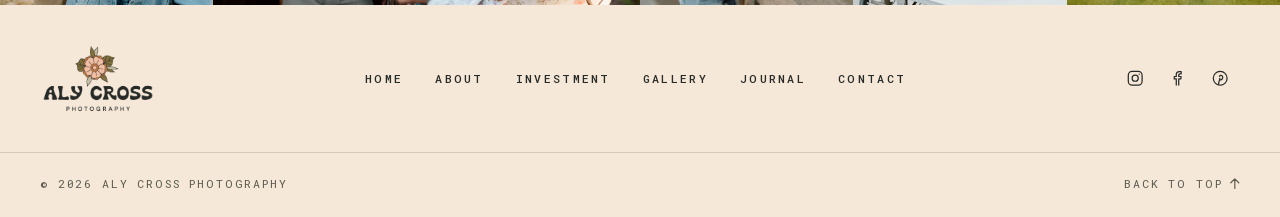
<file: contact.html>
<!DOCTYPE html>
<html lang="en">
<head>
  <meta charset="UTF-8">
  <meta name="viewport" content="width=device-width, initial-scale=1.0">
  <title>Contact | Aly Cross Photography</title>
  <meta name="description" content="Inquire about wedding, engagement, senior and family photography with Aly Cross Photography in Minnesota. Tell me about your plans and I'll be in touch with next steps.">
  <meta name="theme-color" content="#f5e8d8">
  <link rel="icon" href="assets/images/aly_cross_favicon-51.png">
  <link rel="apple-touch-icon" href="assets/icons/apple-touch-icon.png">
  <link rel="manifest" href="assets/icons/site.webmanifest">
  <link rel="canonical" href="https://alycrossphotography.com/contact.html">
  <meta property="og:type" content="website">
  <meta property="og:site_name" content="Aly Cross Photography">
  <meta property="og:title" content="Contact | Aly Cross Photography">
  <meta property="og:description" content="Inquire about wedding, engagement, senior and family photography with Aly Cross Photography in Minnesota. Tell me about your plans and I'll be in touch with next steps.">
  <meta property="og:url" content="https://alycrossphotography.com/contact.html">
  <meta property="og:image" content="https://alycrossphotography.com/assets/og/contact.jpg">
  <meta property="og:image:width" content="1200">
  <meta property="og:image:height" content="630">
  <meta name="twitter:card" content="summary_large_image">
  <link rel="preload" href="assets/fonts/BagelFatOne-400.woff2" as="font" type="font/woff2" crossorigin>
  <style>/* Self-hosted Google Fonts (latin subset) */ @font-face { font-family: 'Bagel Fat One'; font-style: normal; font-weight: 400; font-display: swap; src: url("assets/fonts/BagelFatOne-400.woff2") format('woff2'); unicode-range: U+0000-00FF, U+0131, U+0152-0153, U+02BB-02BC, U+02C6, U+02DA, U+02DC, U+0304, U+0308, U+0329, U+2000-206F, U+20AC, U+2122, U+2191, U+2193, U+2212, U+2215, U+FEFF, U+FFFD; } @font-face { font-family: 'Roboto Mono'; font-style: normal; font-weight: 400; font-display: swap; src: url("assets/fonts/RobotoMono-400.woff2") format('woff2'); unicode-range: U+0000-00FF, U+0131, U+0152-0153, U+02BB-02BC, U+02C6, U+02DA, U+02DC, U+0304, U+0308, U+0329, U+2000-206F, U+20AC, U+2122, U+2191, U+2193, U+2212, U+2215, U+FEFF, U+FFFD; } @font-face { font-family: 'Roboto Mono'; font-style: normal; font-weight: 500; font-display: swap; src: url("assets/fonts/RobotoMono-500.woff2") format('woff2'); unicode-range: U+0000-00FF, U+0131, U+0152-0153, U+02BB-02BC, U+02C6, U+02DA, U+02DC, U+0304, U+0308, U+0329, U+2000-206F, U+20AC, U+2122, U+2191, U+2193, U+2212, U+2215, U+FEFF, U+FFFD; } @font-face { font-family: 'Work Sans'; font-style: italic; font-weight: 400; font-display: swap; src: url("assets/fonts/WorkSans-400i.woff2") format('woff2'); unicode-range: U+0000-00FF, U+0131, U+0152-0153, U+02BB-02BC, U+02C6, U+02DA, U+02DC, U+0304, U+0308, U+0329, U+2000-206F, U+20AC, U+2122, U+2191, U+2193, U+2212, U+2215, U+FEFF, U+FFFD; } @font-face { font-family: 'Work Sans'; font-style: normal; font-weight: 400; font-display: swap; src: url("assets/fonts/WorkSans-400.woff2") format('woff2'); unicode-range: U+0000-00FF, U+0131, U+0152-0153, U+02BB-02BC, U+02C6, U+02DA, U+02DC, U+0304, U+0308, U+0329, U+2000-206F, U+20AC, U+2122, U+2191, U+2193, U+2212, U+2215, U+FEFF, U+FFFD; } @font-face { font-family: 'Work Sans'; font-style: normal; font-weight: 500; font-display: swap; src: url("assets/fonts/WorkSans-500.woff2") format('woff2'); unicode-range: U+0000-00FF, U+0131, U+0152-0153, U+02BB-02BC, U+02C6, U+02DA, U+02DC, U+0304, U+0308, U+0329, U+2000-206F, U+20AC, U+2122, U+2191, U+2193, U+2212, U+2215, U+FEFF, U+FFFD; }</style>
  <link rel="stylesheet" href="css/styles.css?v=25">
  <link rel="stylesheet" href="css/contact.css?v=6">
</head>
<body>
  <a class="skip-link" href="#main">Skip to content</a>

  <!-- ===== Header ===== -->
  <header class="site-header" data-header>
    <nav class="nav" aria-label="Primary">
      <ul class="nav-list nav-list--left">
        <li><a href="index.html"><span class="nav-roll"><span>Home</span></span></a></li>
        <li><a href="about.html"><span class="nav-roll"><span>About</span></span></a></li>
        <li><a href="investment.html"><span class="nav-roll"><span>Investment</span></span></a></li>
      </ul>

      <a href="index.html" class="brand" aria-label="Aly Cross Photography, home">
        <img src="assets/images/aly_cross_screen_logos_primary_stevie_nicks.webp" alt="" width="640" height="379">
      </a>

      <ul class="nav-list nav-list--right">
        <li><a href="gallery.html"><span class="nav-roll"><span>Gallery</span></span></a></li>
        <li><a href="blog.html"><span class="nav-roll"><span>Journal</span></span></a></li>
        <li><a href="contact.html" class="nav-cta" aria-current="page">Contact <svg viewBox="0 0 16 10" aria-hidden="true"><path d="M1 5h13M10 1l4 4-4 4"/></svg></a></li>
      </ul>

      <button class="menu-toggle" type="button" aria-expanded="false" aria-controls="mobile-menu" data-menu-toggle>
        <span class="sr-only">Menu</span>
        <span class="menu-toggle__bars" aria-hidden="true"></span>
      </button>
    </nav>

    <div class="mobile-menu" id="mobile-menu" data-mobile-menu hidden>
      <ul>
        <li><a href="index.html">Home</a></li>
        <li><a href="about.html">About</a></li>
        <li><a href="investment.html">Investment</a></li>
        <li><a href="gallery.html">Gallery</a></li>
        <li><a href="blog.html">Journal</a></li>
        <li><a href="contact.html" aria-current="page">Contact</a></li>
      </ul>
      <div class="mobile-menu__social">
        <p class="mobile-menu__label" aria-hidden="true">Find me on</p>
        <ul class="social" aria-label="Find me on social media">
          <li><a href="https://www.instagram.com/alycrossphotography/" aria-label="Instagram" rel="noopener" target="_blank">
            <svg viewBox="0 0 24 24" aria-hidden="true"><rect x="3" y="3" width="18" height="18" rx="5"/><circle cx="12" cy="12" r="4"/><circle cx="17.3" cy="6.7" r=".9" class="fill"/></svg>
          </a></li>
          <li><a href="https://www.facebook.com/alycrossphotography/" aria-label="Facebook" rel="noopener" target="_blank">
            <svg viewBox="0 0 24 24" aria-hidden="true"><path d="M14 21v-8h2.7l.4-3.2H14V7.9c0-.9.3-1.6 1.6-1.6h1.6V3.5c-.3 0-1.3-.1-2.4-.1-2.4 0-4 1.4-4 4.1v2.3H8.2V13h2.6v8"/></svg>
          </a></li>
          <li><a href="https://www.pinterest.com/alycrossphotography/" aria-label="Pinterest" rel="noopener" target="_blank">
            <svg viewBox="0 0 24 24" aria-hidden="true"><circle cx="12" cy="12" r="9"/><path d="M11 9.5c.4-1.6 3.6-2 4.2.4.5 2-1 4.6-2.8 4.3-1-.2-1.2-1.2-1-2M11.6 12.2 9.6 20"/></svg>
          </a></li>
        </ul>
      </div>
      <img class="mobile-menu__flower" src="assets/images/aly_cross_screen_logos_favicon_full_color.webp" alt="" width="700" height="651">
    </div>
  </header>

  <main id="main">

    <!-- ===== Intro ===== -->
    <section class="c-intro" aria-labelledby="contact-title">
      <div class="c-intro__inner">
        <div class="c-intro__copy">
          <h1 id="contact-title" class="display c-intro__title" data-split>Let's work together!</h1>
          <p class="c-intro__lede reveal">I'm so honored you're here&mdash;seriously. Whether you're planning a laid-back wedding, dreaming up a fun portrait session, or just know you want photos that feel like you, you're in the right place.</p>
          <p class="body-copy c-intro__body reveal">This is where the adventure starts! Fill out the form below with as much detail as you'd like (I love a good story), and I'll be in touch soon with next steps. Can't wait to hear what you're dreaming up!</p>
          <a href="#inquiry" class="btn btn--rust c-intro__cta reveal">Fill out the form <svg viewBox="0 0 10 16" aria-hidden="true"><path d="M5 1v13M1 10l4 4 4-4"/></svg></a>
        </div>

        <div class="c-intro__media">
          <img class="c-intro__flower" src="assets/images/about/flower-ink.webp" alt="" width="900" height="836" data-parallax="-0.06">
          <div class="c-intro__video" data-video-wrap>
            <video muted loop playsinline preload="none" poster="assets/images/contact/desk-poster.webp?v=2" aria-label="A flat lay of Aly's day-of kit: a tumbler, phone, notebook and markers on a wood floor" data-video>
              <source src="assets/images/contact/desk.mp4?v=2" type="video/mp4">
            </video>
            <button class="video-toggle video-toggle--sm" type="button" aria-pressed="false" aria-label="Pause video" data-video-toggle>
              <svg class="icon-pause" viewBox="0 0 16 16" aria-hidden="true"><rect x="3" y="2" width="3.5" height="12" rx="1"/><rect x="9.5" y="2" width="3.5" height="12" rx="1"/></svg>
              <svg class="icon-play" viewBox="0 0 16 16" aria-hidden="true"><path d="M4 2.5v11a.8.8 0 0 0 1.2.7l9-5.5a.8.8 0 0 0 0-1.4l-9-5.5A.8.8 0 0 0 4 2.5Z"/></svg>
            </button>
          </div>
          <figure class="polaroid polaroid--dark c-intro__field"><img src="assets/images/contact/field.webp" srcset="assets/images/contact/field-800.webp 800w, assets/images/contact/field.webp 1200w" sizes="(max-width: 720px) 50vw, 24vw" alt="Aly in a patterned dress walking through a tall-grass field with her camera" width="1200" height="1800"></figure>
          <figure class="polaroid c-intro__studio"><img src="assets/images/contact/aly-studio.webp" alt="Aly laughing in a plaid blazer against a white studio wall" width="900" height="1351"></figure>
        </div>
      </div>
    </section>

    <!-- ===== Inquiry form ===== -->
    <section class="c-form" id="inquiry" aria-labelledby="inquiry-title">
      <div class="c-form__inner">
        <div class="c-form__aside">
          <h2 id="inquiry-title" class="display c-form__title" data-split>Tell me your story</h2>
          <p class="body-copy">A few quick questions about you and what you're planning. Planning a wedding? There's a short extra section just for you two at the end.</p>
          <ul class="c-form__notes reveal">
            <li><span>Weddings</span> from $4,000</li>
            <li><span>Seniors</span> from $600</li>
            <li><span>Families</span> from $500</li>
          </ul>
          <a class="c-form__link" href="investment.html">See every collection</a>
        </div>

        <div class="c-form__card reveal">
          <div class="c-form__slot">
            <p class="c-form__loading" aria-hidden="true">Loading the form&hellip;</p>
            <iframe class="c-form__frame" data-src="https://alycrossphotography.hbportal.co/public/contact" title="Inquiry form for Aly Cross Photography" data-lazy-frame></iframe>
            <noscript><iframe class="c-form__frame" src="https://alycrossphotography.hbportal.co/public/contact" title="Inquiry form for Aly Cross Photography"></iframe></noscript>
          </div>
          <p class="c-form__fallback">Form not loading? <a href="https://alycrossphotography.hbportal.co/public/contact" target="_blank" rel="noopener">Open it in a new tab</a>.</p>
        </div>
      </div>
    </section>

    <!-- ===== Instagram ===== -->
    <section class="ig" aria-labelledby="ig-title">
      <div class="ig__head">
        <div class="ig__copy">
          <h2 id="ig-title" class="display ig__title" data-split>Love what you see?</h2>
          <p class="ig__text reveal">Find me on Instagram for the newest sessions and a peek behind the camera.</p>
        </div>
        <div class="ig__actions reveal">
          <a href="https://www.instagram.com/alycrossphotography/" class="btn btn--rust ig__btn" target="_blank" rel="noopener"><svg viewBox="0 0 24 24" aria-hidden="true"><rect x="3" y="3" width="18" height="18" rx="5"/><circle cx="12" cy="12" r="4"/><circle cx="17.3" cy="6.7" r=".9" class="fill"/></svg><span>@alycrossphotography</span></a>
        </div>
      </div>
      <ul class="ig__grid">
          <li><a href="https://www.instagram.com/alycrossphotography/" target="_blank" rel="noopener" tabindex="-1" aria-hidden="true"><img src="assets/images/acp-26.webp" srcset="assets/images/acp-26-800.webp 800w, assets/images/acp-26.webp 1400w" sizes="(max-width: 720px) 34vw, 17vw" alt="" width="1400" height="2105" loading="lazy"><svg viewBox="0 0 24 24" aria-hidden="true"><rect x="3" y="3" width="18" height="18" rx="5"/><circle cx="12" cy="12" r="4"/><circle cx="17.3" cy="6.7" r=".9" class="fill"/></svg></a></li>
          <li><a href="https://www.instagram.com/alycrossphotography/" target="_blank" rel="noopener" tabindex="-1" aria-hidden="true"><img src="assets/images/polaroid/rempfer-738.webp" alt="" width="720" height="1080" loading="lazy"><svg viewBox="0 0 24 24" aria-hidden="true"><rect x="3" y="3" width="18" height="18" rx="5"/><circle cx="12" cy="12" r="4"/><circle cx="17.3" cy="6.7" r=".9" class="fill"/></svg></a></li>
          <li><a href="https://www.instagram.com/alycrossphotography/" target="_blank" rel="noopener" tabindex="-1" aria-hidden="true"><img src="assets/images/investment/acp-39.webp" srcset="assets/images/investment/acp-39-800.webp 800w, assets/images/investment/acp-39.webp 1200w" sizes="(max-width: 720px) 34vw, 17vw" alt="" width="1200" height="1804" loading="lazy"><svg viewBox="0 0 24 24" aria-hidden="true"><rect x="3" y="3" width="18" height="18" rx="5"/><circle cx="12" cy="12" r="4"/><circle cx="17.3" cy="6.7" r=".9" class="fill"/></svg></a></li>
          <li><a href="https://www.instagram.com/alycrossphotography/" target="_blank" rel="noopener" tabindex="-1" aria-hidden="true"><img src="assets/images/abby.webp" srcset="assets/images/abby-800.webp 800w, assets/images/abby.webp 1400w" sizes="(max-width: 720px) 34vw, 17vw" alt="" width="1400" height="932" loading="lazy"><svg viewBox="0 0 24 24" aria-hidden="true"><rect x="3" y="3" width="18" height="18" rx="5"/><circle cx="12" cy="12" r="4"/><circle cx="17.3" cy="6.7" r=".9" class="fill"/></svg></a></li>
          <li><a href="https://www.instagram.com/alycrossphotography/" target="_blank" rel="noopener" tabindex="-1" aria-hidden="true"><img src="assets/images/investment/acp-31.webp" srcset="assets/images/investment/acp-31-800.webp 800w, assets/images/investment/acp-31.webp 1200w" sizes="(max-width: 720px) 34vw, 17vw" alt="" width="1200" height="1804" loading="lazy"><svg viewBox="0 0 24 24" aria-hidden="true"><rect x="3" y="3" width="18" height="18" rx="5"/><circle cx="12" cy="12" r="4"/><circle cx="17.3" cy="6.7" r=".9" class="fill"/></svg></a></li>
          <li><a href="https://www.instagram.com/alycrossphotography/" target="_blank" rel="noopener" tabindex="-1" aria-hidden="true"><img src="assets/images/lauren_thomas-2.webp" srcset="assets/images/lauren_thomas-2-800.webp 800w, assets/images/lauren_thomas-2.webp 1400w" sizes="(max-width: 720px) 34vw, 17vw" alt="" width="1400" height="932" loading="lazy"><svg viewBox="0 0 24 24" aria-hidden="true"><rect x="3" y="3" width="18" height="18" rx="5"/><circle cx="12" cy="12" r="4"/><circle cx="17.3" cy="6.7" r=".9" class="fill"/></svg></a></li>
      </ul>
    </section>
  </main>

  <!-- ===== Footer ===== -->
  <footer class="site-footer">
    <div class="footer__inner">
      <a href="index.html" class="footer__logo" aria-label="Aly Cross Photography, home">
        <img src="assets/images/aly_cross_screen_logos_primary_stevie_nicks.webp" alt="" width="640" height="379" loading="lazy">
      </a>
      <ul class="footer__nav" aria-label="Footer">
        <li><a href="index.html">Home</a></li>
        <li><a href="about.html">About</a></li>
        <li><a href="investment.html">Investment</a></li>
        <li><a href="gallery.html">Gallery</a></li>
        <li><a href="blog.html">Journal</a></li>
        <li><a href="contact.html">Contact</a></li>
      </ul>
      <ul class="social" aria-label="Find me on social media">
        <li><a href="https://www.instagram.com/alycrossphotography/" aria-label="Instagram" rel="noopener" target="_blank">
          <svg viewBox="0 0 24 24" aria-hidden="true"><rect x="3" y="3" width="18" height="18" rx="5"/><circle cx="12" cy="12" r="4"/><circle cx="17.3" cy="6.7" r=".9" class="fill"/></svg>
        </a></li>
        <li><a href="https://www.facebook.com/alycrossphotography/" aria-label="Facebook" rel="noopener" target="_blank">
          <svg viewBox="0 0 24 24" aria-hidden="true"><path d="M14 21v-8h2.7l.4-3.2H14V7.9c0-.9.3-1.6 1.6-1.6h1.6V3.5c-.3 0-1.3-.1-2.4-.1-2.4 0-4 1.4-4 4.1v2.3H8.2V13h2.6v8"/></svg>
        </a></li>
        <li><a href="https://www.pinterest.com/alycrossphotography/" aria-label="Pinterest" rel="noopener" target="_blank">
          <svg viewBox="0 0 24 24" aria-hidden="true"><circle cx="12" cy="12" r="9"/><path d="M11 9.5c.4-1.6 3.6-2 4.2.4.5 2-1 4.6-2.8 4.3-1-.2-1.2-1.2-1-2M11.6 12.2 9.6 20"/></svg>
        </a></li>
      </ul>
    </div>
    <div class="footer__bottom">
      <p class="footer__legal">&copy; <span data-year>2026</span> Aly Cross Photography</p>
      <a href="#main" class="footer__top">Back to top
        <svg viewBox="0 0 12 14" aria-hidden="true"><path d="M6 13V1M1 6l5-5 5 5"/></svg>
      </a>
    </div>
  </footer>

  <script src="js/main.js?v=13"></script>
</body>
</html>
</file>
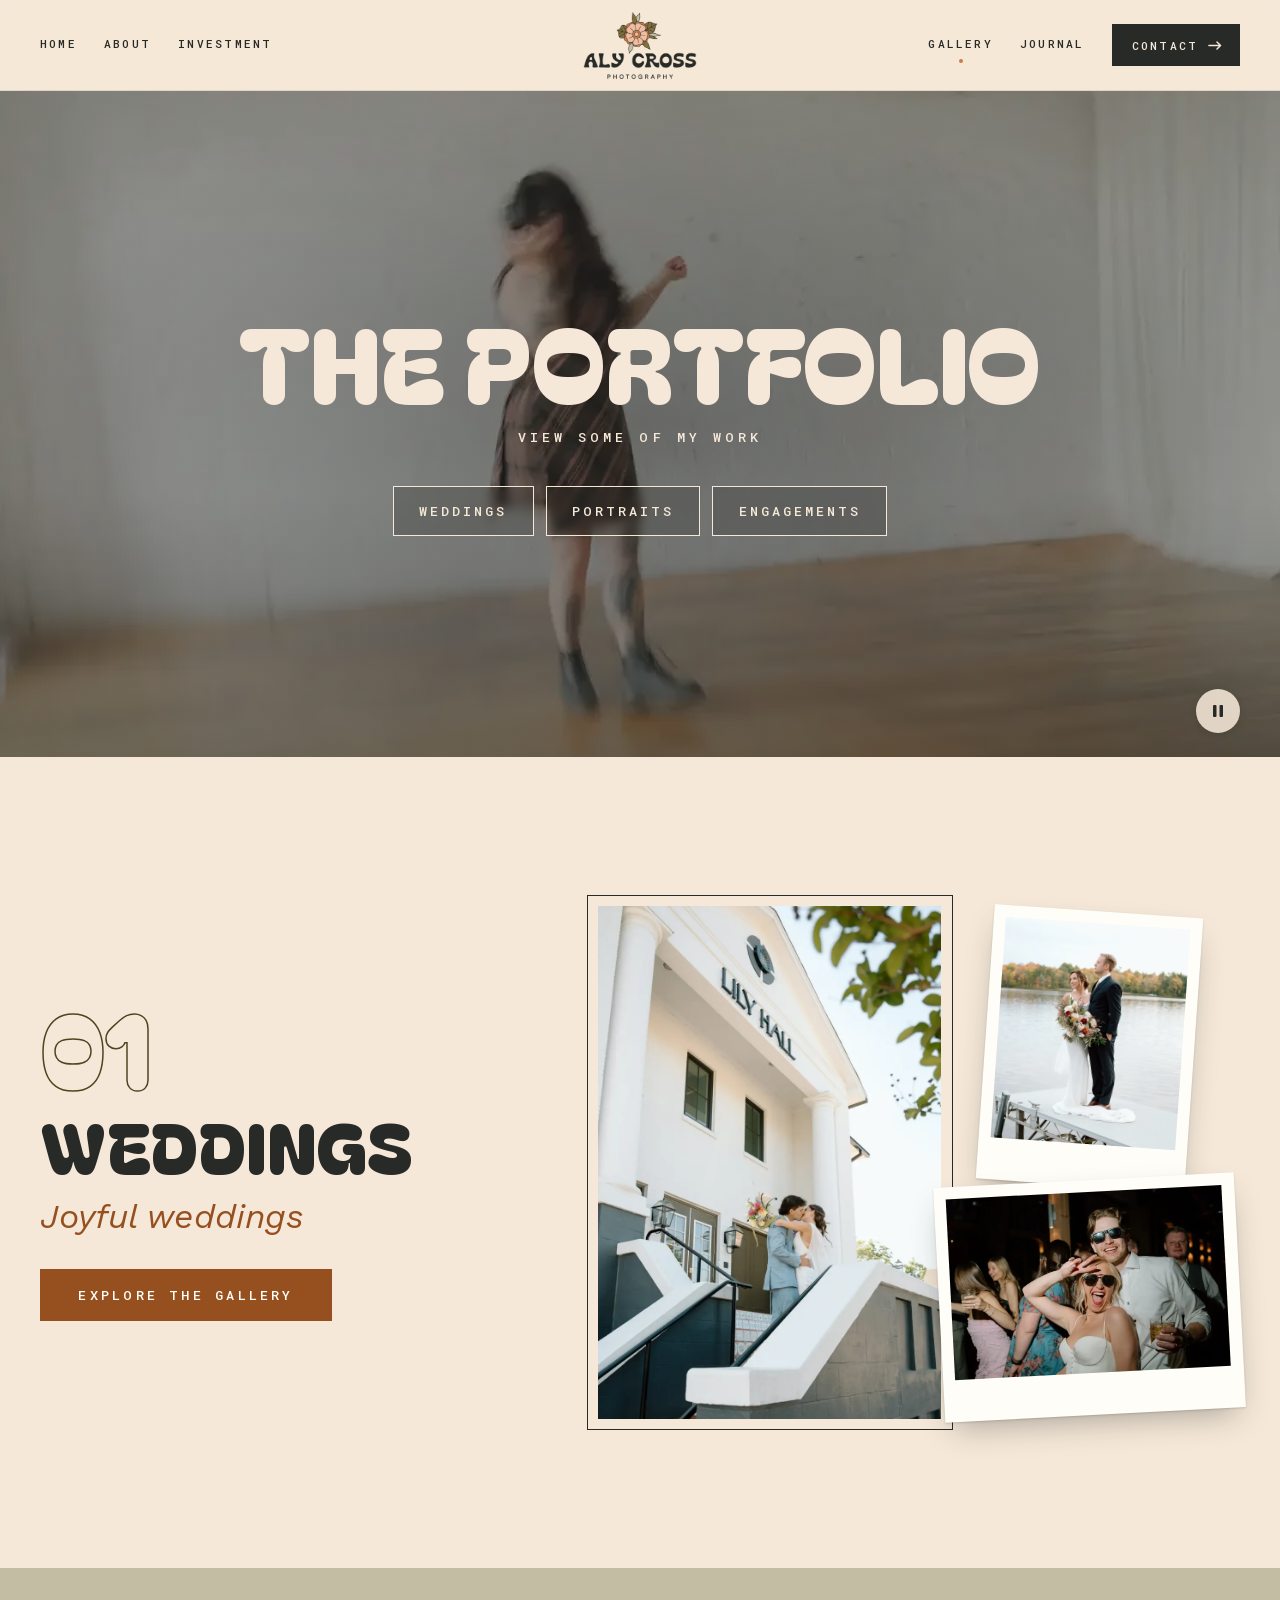
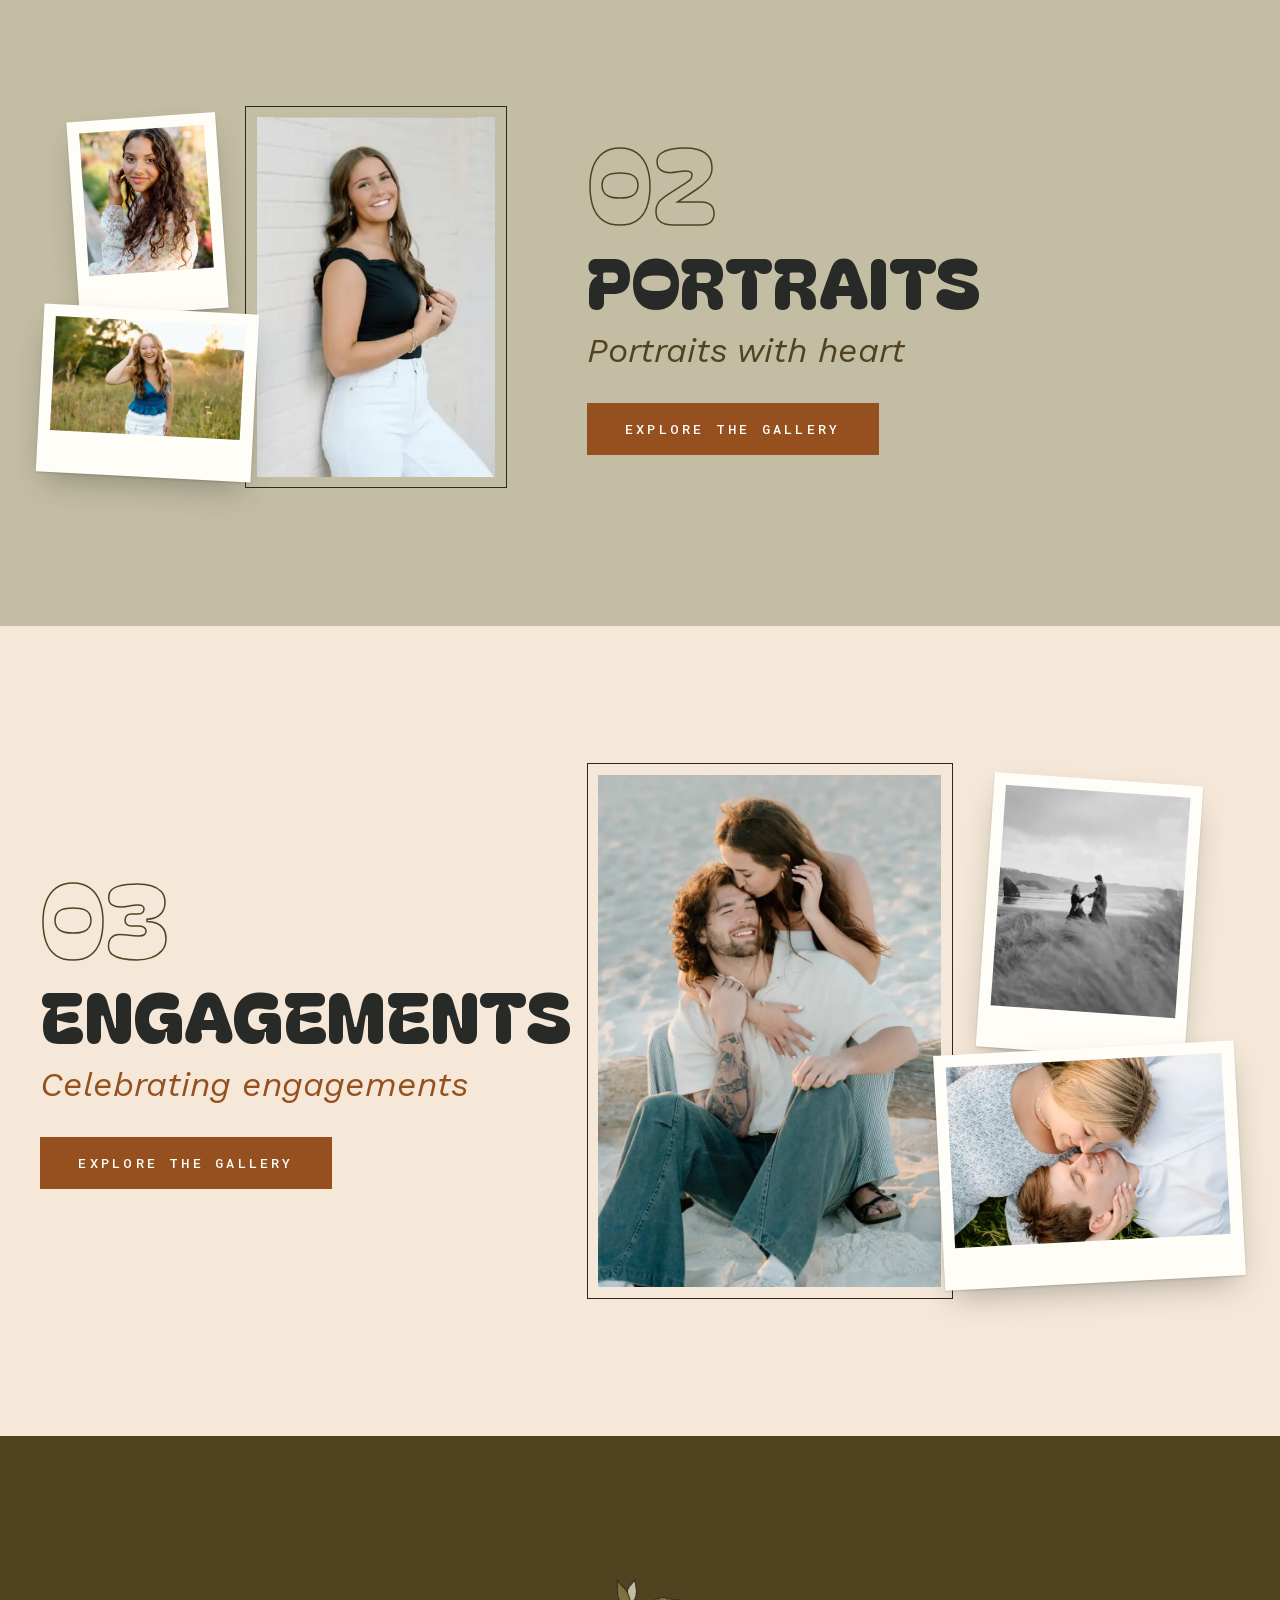
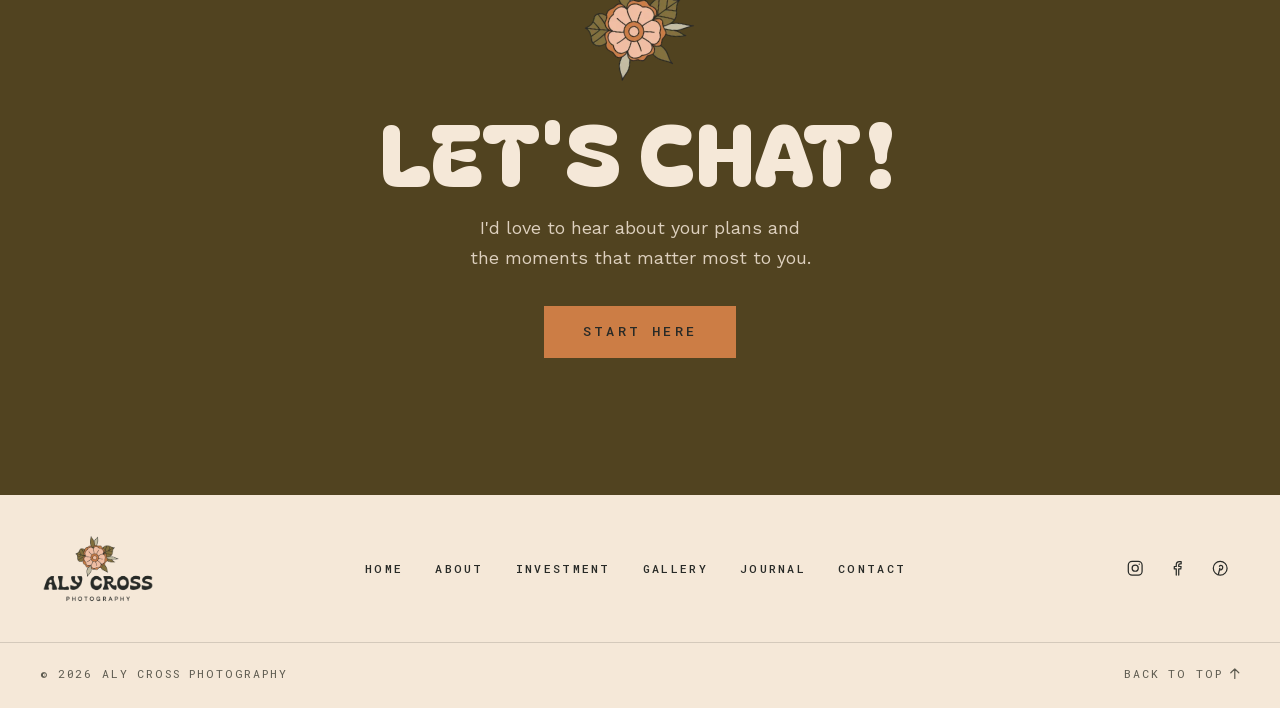
<file: gallery.html>
<!DOCTYPE html>
<html lang="en">
<head>
  <meta charset="UTF-8">
  <meta name="viewport" content="width=device-width, initial-scale=1.0">
  <title>Gallery | Aly Cross Photography</title>
  <meta name="description" content="Browse the portfolio of Aly Cross Photography: joyful weddings, engagements, and senior and family portraits in Minnesota and beyond.">
  <meta name="theme-color" content="#f5e8d8">
  <link rel="icon" href="assets/images/aly_cross_favicon-51.png">
  <link rel="apple-touch-icon" href="assets/icons/apple-touch-icon.png">
  <link rel="manifest" href="assets/icons/site.webmanifest">
  <link rel="canonical" href="https://alycrossphotography.com/gallery.html">
  <meta property="og:type" content="website">
  <meta property="og:site_name" content="Aly Cross Photography">
  <meta property="og:title" content="Gallery | Aly Cross Photography">
  <meta property="og:description" content="Browse the portfolio of Aly Cross Photography: joyful weddings, engagements, and senior and family portraits in Minnesota and beyond.">
  <meta property="og:url" content="https://alycrossphotography.com/gallery.html">
  <meta property="og:image" content="https://alycrossphotography.com/assets/og/gallery.jpg">
  <meta property="og:image:width" content="1200">
  <meta property="og:image:height" content="630">
  <meta name="twitter:card" content="summary_large_image">
  <link rel="preload" href="assets/fonts/BagelFatOne-400.woff2" as="font" type="font/woff2" crossorigin>
  <style>/* Self-hosted Google Fonts (latin subset) */ @font-face { font-family: 'Bagel Fat One'; font-style: normal; font-weight: 400; font-display: swap; src: url("assets/fonts/BagelFatOne-400.woff2") format('woff2'); unicode-range: U+0000-00FF, U+0131, U+0152-0153, U+02BB-02BC, U+02C6, U+02DA, U+02DC, U+0304, U+0308, U+0329, U+2000-206F, U+20AC, U+2122, U+2191, U+2193, U+2212, U+2215, U+FEFF, U+FFFD; } @font-face { font-family: 'Roboto Mono'; font-style: normal; font-weight: 400; font-display: swap; src: url("assets/fonts/RobotoMono-400.woff2") format('woff2'); unicode-range: U+0000-00FF, U+0131, U+0152-0153, U+02BB-02BC, U+02C6, U+02DA, U+02DC, U+0304, U+0308, U+0329, U+2000-206F, U+20AC, U+2122, U+2191, U+2193, U+2212, U+2215, U+FEFF, U+FFFD; } @font-face { font-family: 'Roboto Mono'; font-style: normal; font-weight: 500; font-display: swap; src: url("assets/fonts/RobotoMono-500.woff2") format('woff2'); unicode-range: U+0000-00FF, U+0131, U+0152-0153, U+02BB-02BC, U+02C6, U+02DA, U+02DC, U+0304, U+0308, U+0329, U+2000-206F, U+20AC, U+2122, U+2191, U+2193, U+2212, U+2215, U+FEFF, U+FFFD; } @font-face { font-family: 'Work Sans'; font-style: italic; font-weight: 400; font-display: swap; src: url("assets/fonts/WorkSans-400i.woff2") format('woff2'); unicode-range: U+0000-00FF, U+0131, U+0152-0153, U+02BB-02BC, U+02C6, U+02DA, U+02DC, U+0304, U+0308, U+0329, U+2000-206F, U+20AC, U+2122, U+2191, U+2193, U+2212, U+2215, U+FEFF, U+FFFD; } @font-face { font-family: 'Work Sans'; font-style: normal; font-weight: 400; font-display: swap; src: url("assets/fonts/WorkSans-400.woff2") format('woff2'); unicode-range: U+0000-00FF, U+0131, U+0152-0153, U+02BB-02BC, U+02C6, U+02DA, U+02DC, U+0304, U+0308, U+0329, U+2000-206F, U+20AC, U+2122, U+2191, U+2193, U+2212, U+2215, U+FEFF, U+FFFD; } @font-face { font-family: 'Work Sans'; font-style: normal; font-weight: 500; font-display: swap; src: url("assets/fonts/WorkSans-500.woff2") format('woff2'); unicode-range: U+0000-00FF, U+0131, U+0152-0153, U+02BB-02BC, U+02C6, U+02DA, U+02DC, U+0304, U+0308, U+0329, U+2000-206F, U+20AC, U+2122, U+2191, U+2193, U+2212, U+2215, U+FEFF, U+FFFD; }</style>
  <link rel="stylesheet" href="css/styles.css?v=25">
  <link rel="stylesheet" href="css/gallery.css?v=2">
</head>
<body>
  <a class="skip-link" href="#main">Skip to content</a>

  <!-- ===== Header ===== -->
  <header class="site-header" data-header>
    <nav class="nav" aria-label="Primary">
      <ul class="nav-list nav-list--left">
        <li><a href="index.html"><span class="nav-roll"><span>Home</span></span></a></li>
        <li><a href="about.html"><span class="nav-roll"><span>About</span></span></a></li>
        <li><a href="investment.html"><span class="nav-roll"><span>Investment</span></span></a></li>
      </ul>

      <a href="index.html" class="brand" aria-label="Aly Cross Photography, home">
        <img src="assets/images/aly_cross_screen_logos_primary_stevie_nicks.webp" alt="" width="640" height="379">
      </a>

      <ul class="nav-list nav-list--right">
        <li><a href="gallery.html" aria-current="page"><span class="nav-roll"><span>Gallery</span></span></a></li>
        <li><a href="blog.html"><span class="nav-roll"><span>Journal</span></span></a></li>
        <li><a href="contact.html" class="nav-cta">Contact <svg viewBox="0 0 16 10" aria-hidden="true"><path d="M1 5h13M10 1l4 4-4 4"/></svg></a></li>
      </ul>

      <button class="menu-toggle" type="button" aria-expanded="false" aria-controls="mobile-menu" data-menu-toggle>
        <span class="sr-only">Menu</span>
        <span class="menu-toggle__bars" aria-hidden="true"></span>
      </button>
    </nav>

    <div class="mobile-menu" id="mobile-menu" data-mobile-menu hidden>
      <ul>
        <li><a href="index.html">Home</a></li>
        <li><a href="about.html">About</a></li>
        <li><a href="investment.html">Investment</a></li>
        <li><a href="gallery.html" aria-current="page">Gallery</a></li>
        <li><a href="blog.html">Journal</a></li>
        <li><a href="contact.html">Contact</a></li>
      </ul>
      <div class="mobile-menu__social">
        <p class="mobile-menu__label" aria-hidden="true">Find me on</p>
        <ul class="social" aria-label="Find me on social media">
          <li><a href="https://www.instagram.com/alycrossphotography/" aria-label="Instagram" rel="noopener" target="_blank">
            <svg viewBox="0 0 24 24" aria-hidden="true"><rect x="3" y="3" width="18" height="18" rx="5"/><circle cx="12" cy="12" r="4"/><circle cx="17.3" cy="6.7" r=".9" class="fill"/></svg>
          </a></li>
          <li><a href="https://www.facebook.com/alycrossphotography/" aria-label="Facebook" rel="noopener" target="_blank">
            <svg viewBox="0 0 24 24" aria-hidden="true"><path d="M14 21v-8h2.7l.4-3.2H14V7.9c0-.9.3-1.6 1.6-1.6h1.6V3.5c-.3 0-1.3-.1-2.4-.1-2.4 0-4 1.4-4 4.1v2.3H8.2V13h2.6v8"/></svg>
          </a></li>
          <li><a href="https://www.pinterest.com/alycrossphotography/" aria-label="Pinterest" rel="noopener" target="_blank">
            <svg viewBox="0 0 24 24" aria-hidden="true"><circle cx="12" cy="12" r="9"/><path d="M11 9.5c.4-1.6 3.6-2 4.2.4.5 2-1 4.6-2.8 4.3-1-.2-1.2-1.2-1-2M11.6 12.2 9.6 20"/></svg>
          </a></li>
        </ul>
      </div>
      <img class="mobile-menu__flower" src="assets/images/aly_cross_screen_logos_favicon_full_color.webp" alt="" width="700" height="651">
    </div>
  </header>

  <main id="main">

    <!-- ===== Hero ===== -->
    <section class="g-hero" aria-labelledby="gallery-title" data-video-wrap>
      <video class="g-hero__video" muted loop playsinline preload="none" poster="assets/images/gallery/studio-poster.webp" aria-label="Aly twirling with her camera in a bright white studio" data-video>
        <source src="assets/images/gallery/studio.mp4" type="video/mp4">
      </video>
      <div class="g-hero__content">
        <h1 id="gallery-title" class="display g-hero__title" data-split>The portfolio</h1>
        <p class="g-hero__sub reveal">View some of my work</p>
        <nav class="g-hero__links reveal" aria-label="Galleries">
          <a href="weddings.html" class="g-hero__link">Weddings</a>
          <a href="portraits.html" class="g-hero__link">Portraits</a>
          <a href="engagements.html" class="g-hero__link">Engagements</a>
        </nav>
      </div>
      <button class="video-toggle g-hero__toggle" type="button" aria-pressed="false" aria-label="Pause video" data-video-toggle>
        <svg class="icon-pause" viewBox="0 0 16 16" aria-hidden="true"><rect x="3" y="2" width="3.5" height="12" rx="1"/><rect x="9.5" y="2" width="3.5" height="12" rx="1"/></svg>
        <svg class="icon-play" viewBox="0 0 16 16" aria-hidden="true"><path d="M4 2.5v11a.8.8 0 0 0 1.2.7l9-5.5a.8.8 0 0 0 0-1.4l-9-5.5A.8.8 0 0 0 4 2.5Z"/></svg>
      </button>
    </section>

    <!-- ===== The galleries ===== -->
    <h2 class="sr-only">The galleries</h2>

    <section class="g-row g-row--cream" aria-labelledby="g-weddings">
      <div class="g-row__inner">
        <div class="g-row__copy">
          <span class="g-row__num" aria-hidden="true">01</span>
          <h3 id="g-weddings" class="display g-row__title" data-split>Weddings</h3>
          <p class="g-row__tag">Joyful weddings</p>
          <a href="weddings.html" class="btn btn--rust g-row__btn reveal">Explore the gallery</a>
        </div>
        <a href="weddings.html" class="g-stack" data-reveal tabindex="-1" aria-hidden="true">
          <span class="g-stack__main"><img src="assets/images/gallery/acp-54.webp" srcset="assets/images/gallery/acp-54-800.webp 800w, assets/images/gallery/acp-54.webp 1400w" sizes="(max-width: 720px) 92vw, 46vw" alt="" width="1400" height="2100" loading="lazy"></span>
          <span class="polaroid g-stack__print g-stack__print--a"><img src="assets/images/investment/acp-31.webp" srcset="assets/images/investment/acp-31-800.webp 800w, assets/images/investment/acp-31.webp 1200w" sizes="(max-width: 720px) 50vw, 24vw" alt="" width="1200" height="1804" loading="lazy"></span>
          <span class="polaroid g-stack__print g-stack__print--b"><img src="assets/images/rempfer-753.webp" srcset="assets/images/rempfer-753-800.webp 800w, assets/images/rempfer-753.webp 1400w" sizes="(max-width: 720px) 50vw, 24vw" alt="" width="1400" height="934" loading="lazy"></span>
        </a>
      </div>
    </section>

    <section class="g-row g-row--sage g-row--flip" aria-labelledby="g-portraits">
      <div class="g-row__inner">
        <div class="g-row__copy">
          <span class="g-row__num" aria-hidden="true">02</span>
          <h3 id="g-portraits" class="display g-row__title" data-split>Portraits</h3>
          <p class="g-row__tag">Portraits with heart</p>
          <a href="portraits.html" class="btn btn--rust g-row__btn reveal">Explore the gallery</a>
        </div>
        <a href="portraits.html" class="g-stack" data-reveal tabindex="-1" aria-hidden="true">
          <span class="g-stack__main"><img src="assets/images/gallery/senior-photographers-minneapolis-116-1.webp" srcset="assets/images/gallery/senior-photographers-minneapolis-116-1-800.webp 800w, assets/images/gallery/senior-photographers-minneapolis-116-1.webp 1400w" sizes="(max-width: 720px) 92vw, 46vw" alt="" width="1400" height="934" loading="lazy" style="object-position: 52% 40%"></span>
          <span class="polaroid g-stack__print g-stack__print--a"><img src="assets/images/investment/acp-39.webp" srcset="assets/images/investment/acp-39-800.webp 800w, assets/images/investment/acp-39.webp 1200w" sizes="(max-width: 720px) 50vw, 24vw" alt="" width="1200" height="1804" loading="lazy"></span>
          <span class="polaroid g-stack__print g-stack__print--b"><img src="assets/images/abby-3.webp" srcset="assets/images/abby-3-800.webp 800w, assets/images/abby-3.webp 1400w" sizes="(max-width: 720px) 50vw, 24vw" alt="" width="1400" height="934" loading="lazy"></span>
        </a>
      </div>
    </section>

    <section class="g-row g-row--cream" aria-labelledby="g-engagements">
      <div class="g-row__inner">
        <div class="g-row__copy">
          <span class="g-row__num" aria-hidden="true">03</span>
          <h3 id="g-engagements" class="display g-row__title" data-split>Engagements</h3>
          <p class="g-row__tag">Celebrating engagements</p>
          <a href="engagements.html" class="btn btn--rust g-row__btn reveal">Explore the gallery</a>
        </div>
        <a href="engagements.html" class="g-stack" data-reveal tabindex="-1" aria-hidden="true">
          <span class="g-stack__main"><img src="assets/images/gallery/acp-68.webp" srcset="assets/images/gallery/acp-68-800.webp 800w, assets/images/gallery/acp-68.webp 1400w" sizes="(max-width: 720px) 92vw, 46vw" alt="" width="1400" height="2100" loading="lazy"></span>
          <span class="polaroid g-stack__print g-stack__print--a"><img src="assets/images/investment/acp-8.webp" srcset="assets/images/investment/acp-8-800.webp 800w, assets/images/investment/acp-8.webp 1200w" sizes="(max-width: 720px) 50vw, 24vw" alt="" width="1200" height="893" loading="lazy"></span>
          <span class="polaroid g-stack__print g-stack__print--b"><img src="assets/images/lauren_thomas.webp" srcset="assets/images/lauren_thomas-800.webp 800w, assets/images/lauren_thomas.webp 1400w" sizes="(max-width: 720px) 50vw, 24vw" alt="" width="1400" height="932" loading="lazy"></span>
        </a>
      </div>
    </section>

    <!-- ===== Closing CTA ===== -->
    <section class="closing" aria-labelledby="closing-title">
      <img class="closing__flower reveal" src="assets/images/flower-320.webp" alt="" width="320" height="298" loading="lazy">
      <h2 id="closing-title" class="display closing__title" data-split>Let's Chat!</h2>
      <p class="closing__text">I'd love to hear about your plans and the moments that matter most to you.</p>
      <a href="contact.html" class="btn btn--rust">Start Here</a>
    </section>
  </main>

  <!-- ===== Footer ===== -->
  <footer class="site-footer">
    <div class="footer__inner">
      <a href="index.html" class="footer__logo" aria-label="Aly Cross Photography, home">
        <img src="assets/images/aly_cross_screen_logos_primary_stevie_nicks.webp" alt="" width="640" height="379" loading="lazy">
      </a>
      <ul class="footer__nav" aria-label="Footer">
        <li><a href="index.html">Home</a></li>
        <li><a href="about.html">About</a></li>
        <li><a href="investment.html">Investment</a></li>
        <li><a href="gallery.html">Gallery</a></li>
        <li><a href="blog.html">Journal</a></li>
        <li><a href="contact.html">Contact</a></li>
      </ul>
      <ul class="social" aria-label="Find me on social media">
        <li><a href="https://www.instagram.com/alycrossphotography/" aria-label="Instagram" rel="noopener" target="_blank">
          <svg viewBox="0 0 24 24" aria-hidden="true"><rect x="3" y="3" width="18" height="18" rx="5"/><circle cx="12" cy="12" r="4"/><circle cx="17.3" cy="6.7" r=".9" class="fill"/></svg>
        </a></li>
        <li><a href="https://www.facebook.com/alycrossphotography/" aria-label="Facebook" rel="noopener" target="_blank">
          <svg viewBox="0 0 24 24" aria-hidden="true"><path d="M14 21v-8h2.7l.4-3.2H14V7.9c0-.9.3-1.6 1.6-1.6h1.6V3.5c-.3 0-1.3-.1-2.4-.1-2.4 0-4 1.4-4 4.1v2.3H8.2V13h2.6v8"/></svg>
        </a></li>
        <li><a href="https://www.pinterest.com/alycrossphotography/" aria-label="Pinterest" rel="noopener" target="_blank">
          <svg viewBox="0 0 24 24" aria-hidden="true"><circle cx="12" cy="12" r="9"/><path d="M11 9.5c.4-1.6 3.6-2 4.2.4.5 2-1 4.6-2.8 4.3-1-.2-1.2-1.2-1-2M11.6 12.2 9.6 20"/></svg>
        </a></li>
      </ul>
    </div>
    <div class="footer__bottom">
      <p class="footer__legal">&copy; <span data-year>2026</span> Aly Cross Photography</p>
      <a href="#main" class="footer__top">Back to top
        <svg viewBox="0 0 12 14" aria-hidden="true"><path d="M6 13V1M1 6l5-5 5 5"/></svg>
      </a>
    </div>
  </footer>

  <script src="js/main.js?v=13"></script>
</body>
</html>
</file>
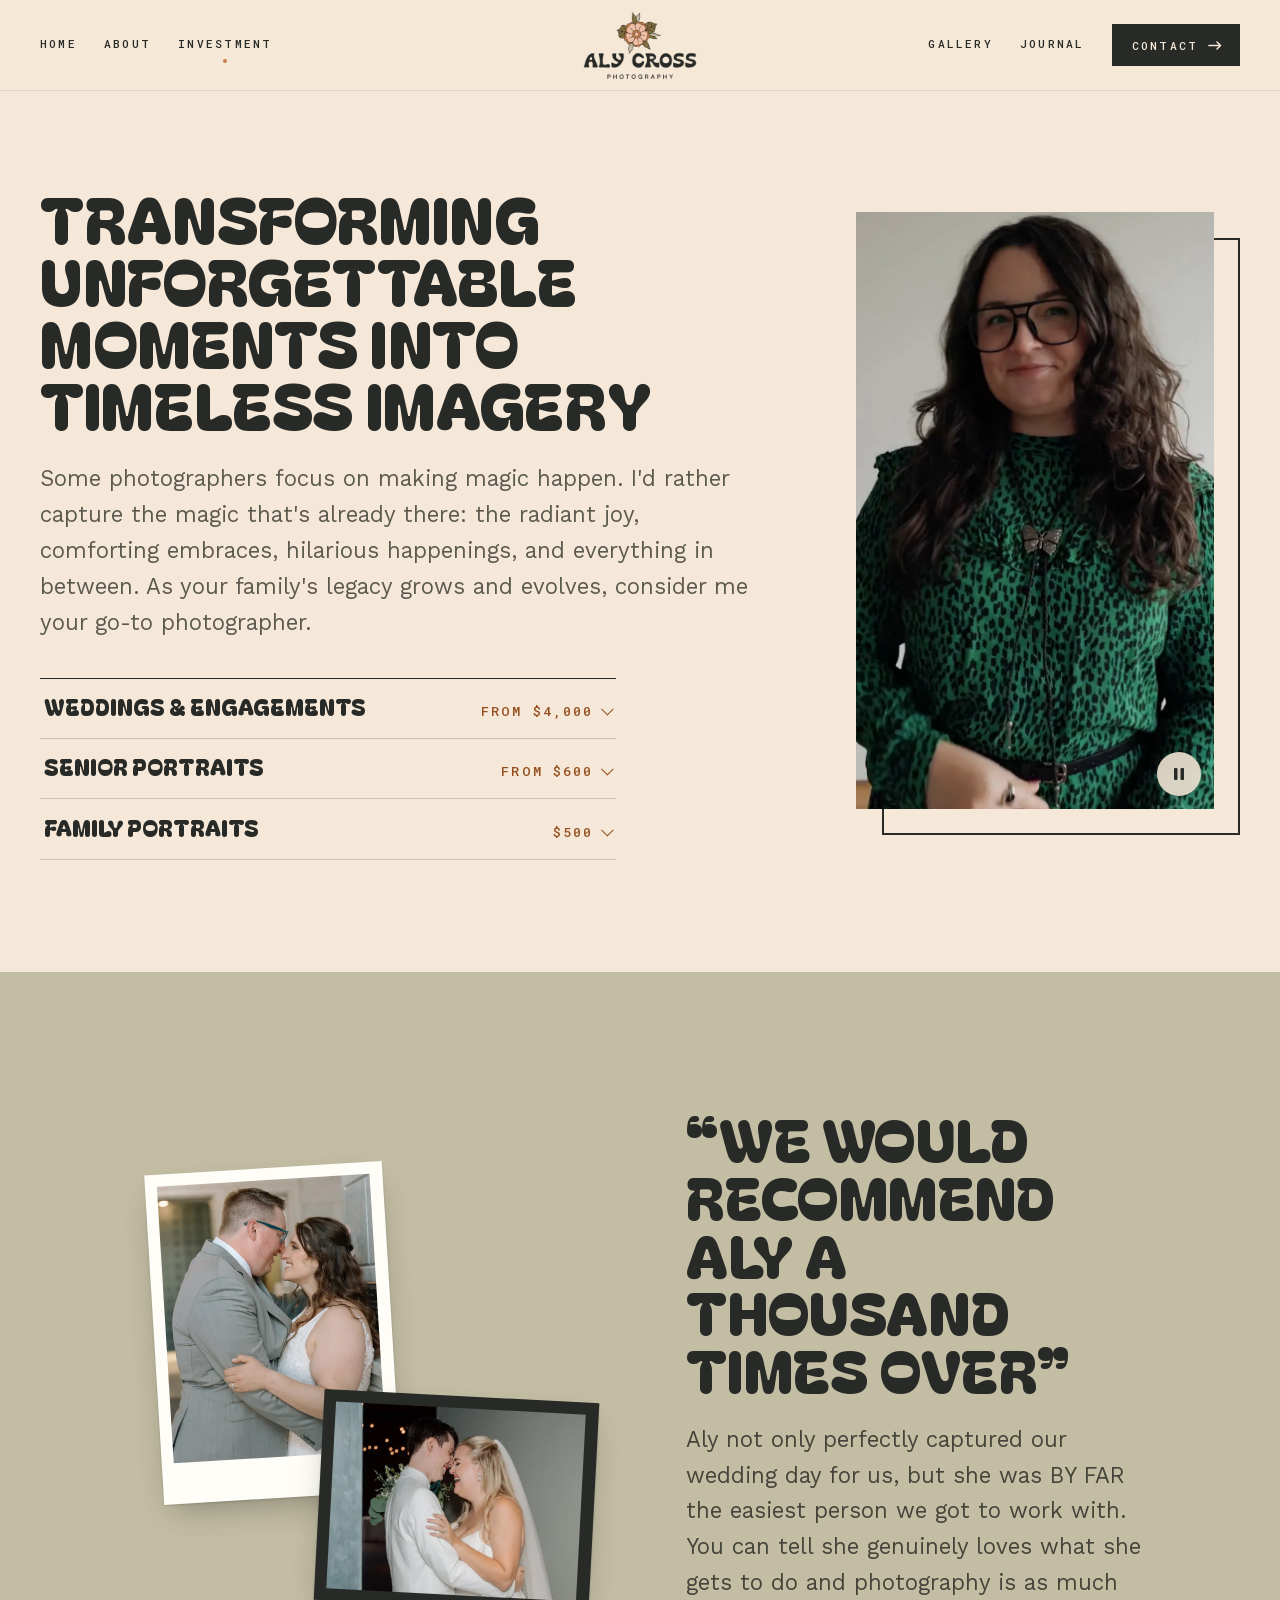
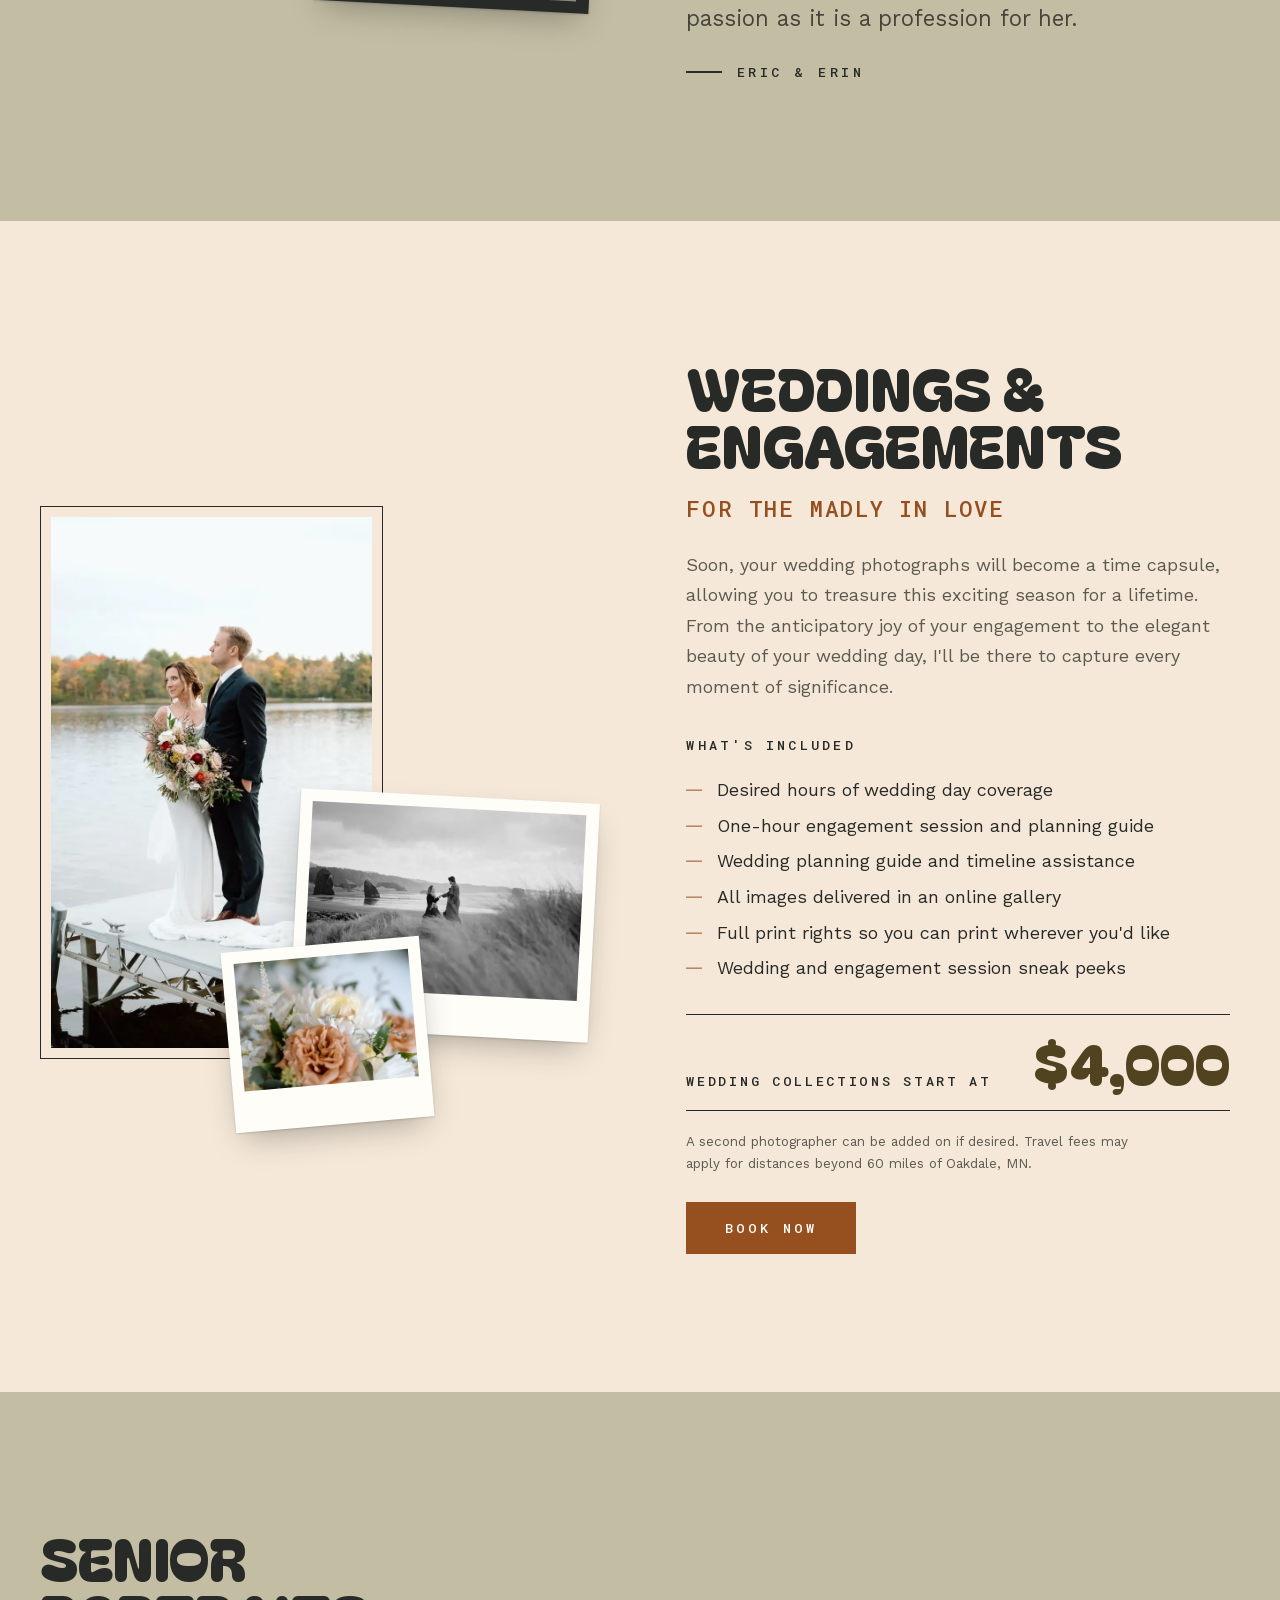
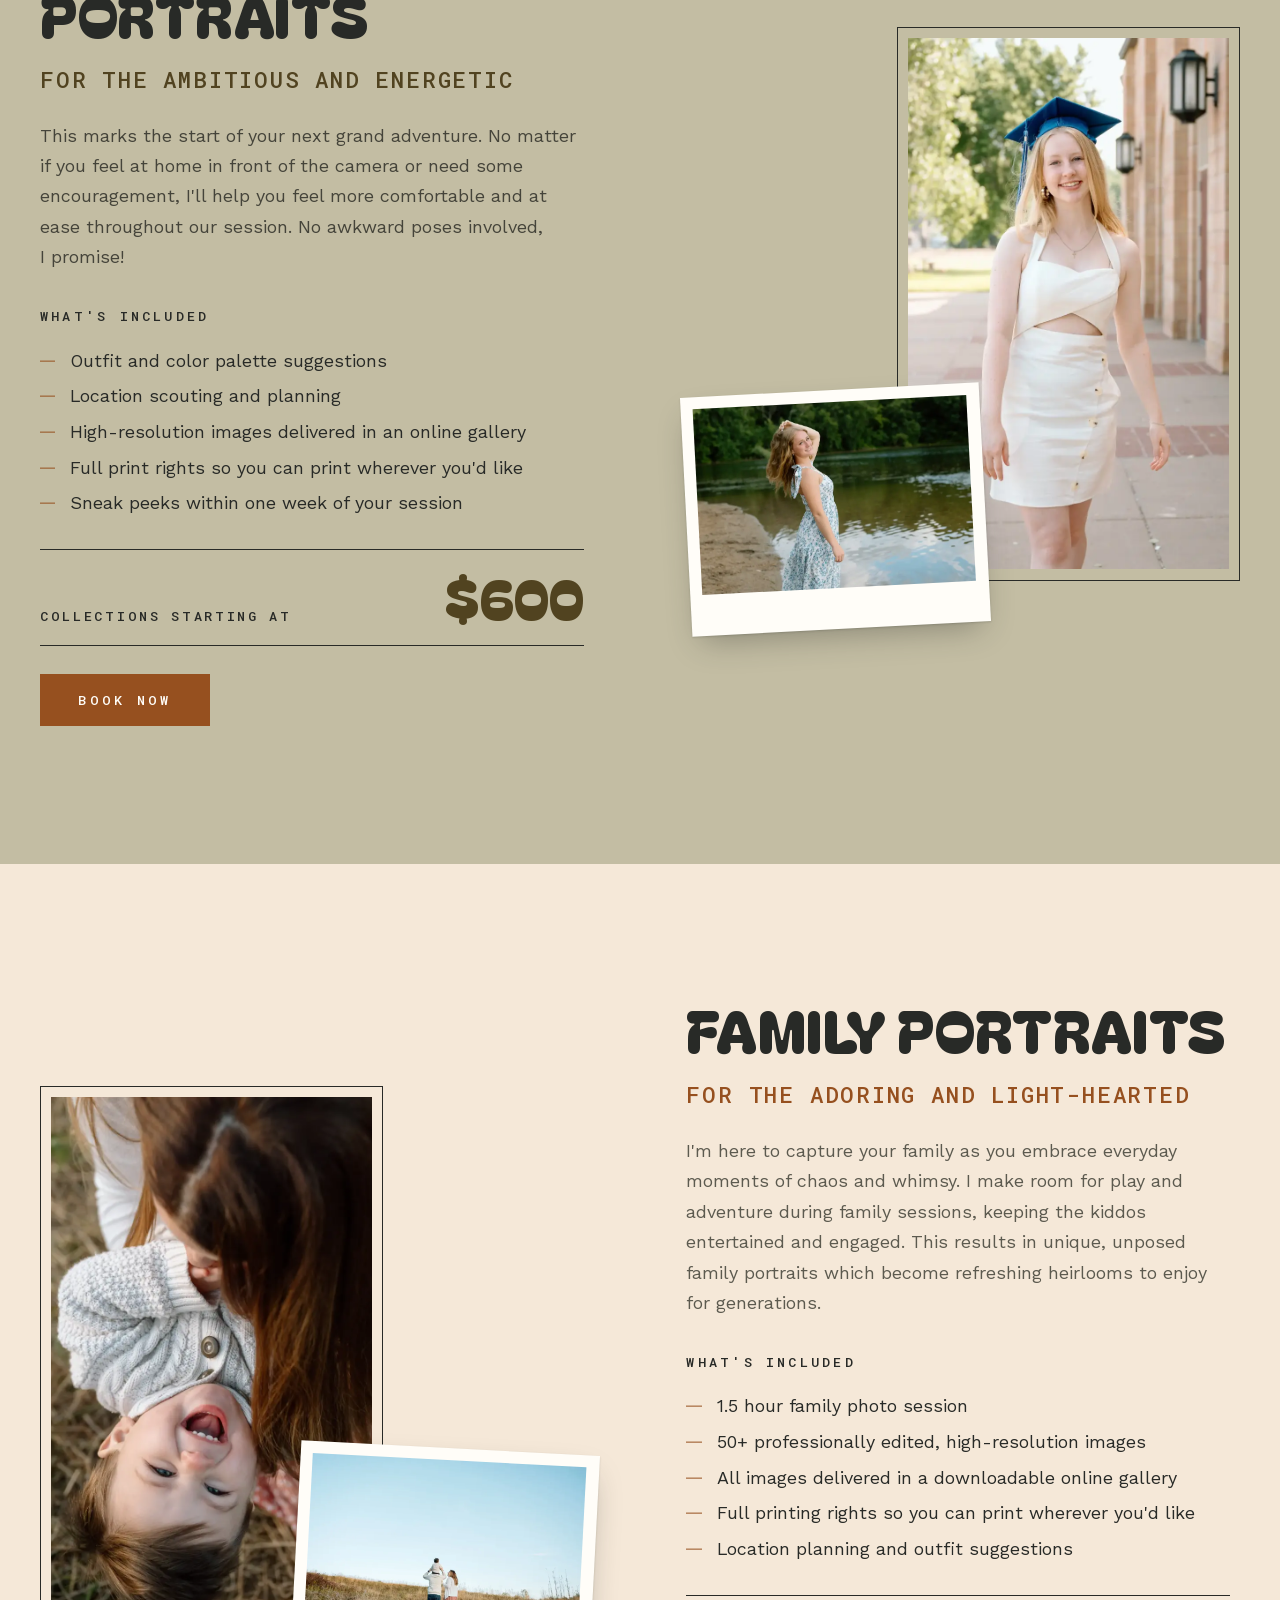
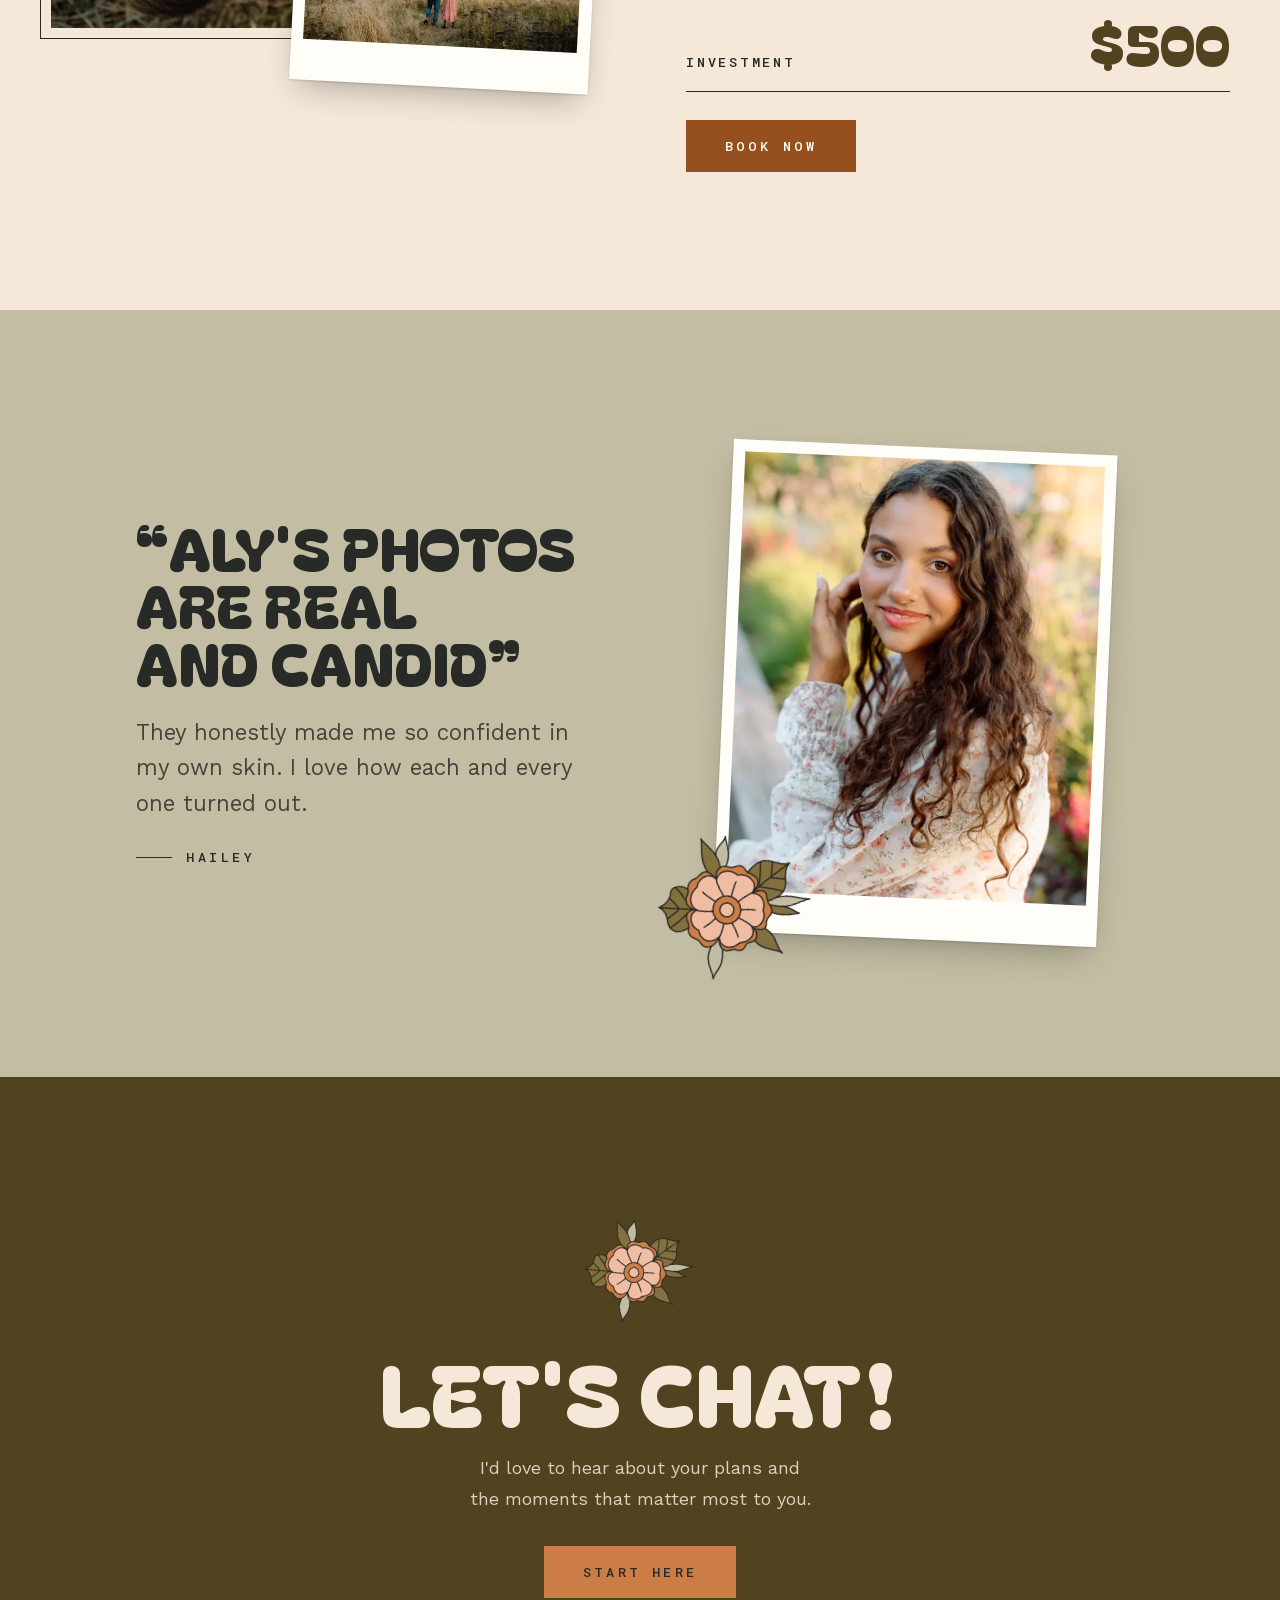
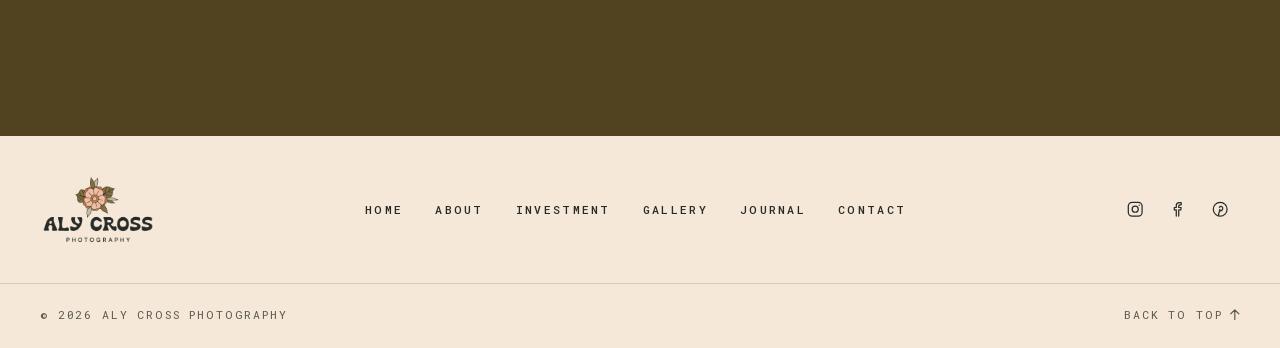
<file: investment.html>
<!DOCTYPE html>
<html lang="en">
<head>
  <meta charset="UTF-8">
  <meta name="viewport" content="width=device-width, initial-scale=1.0">
  <title>Investment | Aly Cross Photography</title>
  <meta name="description" content="Wedding, engagement, senior and family photography collections with Aly Cross Photography in Minnesota. Wedding collections start at $4,000.">
  <meta name="theme-color" content="#f5e8d8">
  <link rel="icon" href="assets/images/aly_cross_favicon-51.png">
  <link rel="apple-touch-icon" href="assets/icons/apple-touch-icon.png">
  <link rel="manifest" href="assets/icons/site.webmanifest">
  <link rel="canonical" href="https://alycrossphotography.com/investment.html">
  <meta property="og:type" content="website">
  <meta property="og:site_name" content="Aly Cross Photography">
  <meta property="og:title" content="Investment | Aly Cross Photography">
  <meta property="og:description" content="Wedding, engagement, senior and family photography collections with Aly Cross Photography in Minnesota. Wedding collections start at $4,000.">
  <meta property="og:url" content="https://alycrossphotography.com/investment.html">
  <meta property="og:image" content="https://alycrossphotography.com/assets/og/investment.jpg">
  <meta property="og:image:width" content="1200">
  <meta property="og:image:height" content="630">
  <meta name="twitter:card" content="summary_large_image">
  <script type="application/ld+json">
{
    "@context": "https://schema.org",
    "@type": "ProfessionalService",
    "@id": "https://alycrossphotography.com/#business",
    "name": "Aly Cross Photography",
    "url": "https://alycrossphotography.com/",
    "hasOfferCatalog": {
      "@type": "OfferCatalog",
      "name": "Photography collections",
      "url": "https://alycrossphotography.com/investment.html",
      "itemListElement": [
        {
          "@type": "Offer",
          "name": "Wedding & engagement collections",
          "priceSpecification": {
            "@type": "PriceSpecification",
            "minPrice": 4000,
            "priceCurrency": "USD"
          },
          "url": "https://alycrossphotography.com/investment.html#weddings"
        },
        {
          "@type": "Offer",
          "name": "Senior portrait collections",
          "priceSpecification": {
            "@type": "PriceSpecification",
            "minPrice": 600,
            "priceCurrency": "USD"
          },
          "url": "https://alycrossphotography.com/investment.html#seniors"
        },
        {
          "@type": "Offer",
          "name": "Family portraits",
          "price": 500,
          "priceCurrency": "USD",
          "url": "https://alycrossphotography.com/investment.html#families"
        }
      ]
    }
  }
  </script>
  <link rel="preload" href="assets/fonts/BagelFatOne-400.woff2" as="font" type="font/woff2" crossorigin>
  <style>/* Self-hosted Google Fonts (latin subset) */ @font-face { font-family: 'Bagel Fat One'; font-style: normal; font-weight: 400; font-display: swap; src: url("assets/fonts/BagelFatOne-400.woff2") format('woff2'); unicode-range: U+0000-00FF, U+0131, U+0152-0153, U+02BB-02BC, U+02C6, U+02DA, U+02DC, U+0304, U+0308, U+0329, U+2000-206F, U+20AC, U+2122, U+2191, U+2193, U+2212, U+2215, U+FEFF, U+FFFD; } @font-face { font-family: 'Roboto Mono'; font-style: normal; font-weight: 400; font-display: swap; src: url("assets/fonts/RobotoMono-400.woff2") format('woff2'); unicode-range: U+0000-00FF, U+0131, U+0152-0153, U+02BB-02BC, U+02C6, U+02DA, U+02DC, U+0304, U+0308, U+0329, U+2000-206F, U+20AC, U+2122, U+2191, U+2193, U+2212, U+2215, U+FEFF, U+FFFD; } @font-face { font-family: 'Roboto Mono'; font-style: normal; font-weight: 500; font-display: swap; src: url("assets/fonts/RobotoMono-500.woff2") format('woff2'); unicode-range: U+0000-00FF, U+0131, U+0152-0153, U+02BB-02BC, U+02C6, U+02DA, U+02DC, U+0304, U+0308, U+0329, U+2000-206F, U+20AC, U+2122, U+2191, U+2193, U+2212, U+2215, U+FEFF, U+FFFD; } @font-face { font-family: 'Work Sans'; font-style: italic; font-weight: 400; font-display: swap; src: url("assets/fonts/WorkSans-400i.woff2") format('woff2'); unicode-range: U+0000-00FF, U+0131, U+0152-0153, U+02BB-02BC, U+02C6, U+02DA, U+02DC, U+0304, U+0308, U+0329, U+2000-206F, U+20AC, U+2122, U+2191, U+2193, U+2212, U+2215, U+FEFF, U+FFFD; } @font-face { font-family: 'Work Sans'; font-style: normal; font-weight: 400; font-display: swap; src: url("assets/fonts/WorkSans-400.woff2") format('woff2'); unicode-range: U+0000-00FF, U+0131, U+0152-0153, U+02BB-02BC, U+02C6, U+02DA, U+02DC, U+0304, U+0308, U+0329, U+2000-206F, U+20AC, U+2122, U+2191, U+2193, U+2212, U+2215, U+FEFF, U+FFFD; } @font-face { font-family: 'Work Sans'; font-style: normal; font-weight: 500; font-display: swap; src: url("assets/fonts/WorkSans-500.woff2") format('woff2'); unicode-range: U+0000-00FF, U+0131, U+0152-0153, U+02BB-02BC, U+02C6, U+02DA, U+02DC, U+0304, U+0308, U+0329, U+2000-206F, U+20AC, U+2122, U+2191, U+2193, U+2212, U+2215, U+FEFF, U+FFFD; }</style>
  <link rel="stylesheet" href="css/styles.css?v=25">
  <link rel="stylesheet" href="css/investment.css?v=3">
</head>
<body>
  <a class="skip-link" href="#main">Skip to content</a>

  <!-- ===== Header ===== -->
  <header class="site-header" data-header>
    <nav class="nav" aria-label="Primary">
      <ul class="nav-list nav-list--left">
        <li><a href="index.html"><span class="nav-roll"><span>Home</span></span></a></li>
        <li><a href="about.html"><span class="nav-roll"><span>About</span></span></a></li>
        <li><a href="investment.html" aria-current="page"><span class="nav-roll"><span>Investment</span></span></a></li>
      </ul>

      <a href="index.html" class="brand" aria-label="Aly Cross Photography, home">
        <img src="assets/images/aly_cross_screen_logos_primary_stevie_nicks.webp" alt="" width="640" height="379">
      </a>

      <ul class="nav-list nav-list--right">
        <li><a href="gallery.html"><span class="nav-roll"><span>Gallery</span></span></a></li>
        <li><a href="blog.html"><span class="nav-roll"><span>Journal</span></span></a></li>
        <li><a href="contact.html" class="nav-cta">Contact <svg viewBox="0 0 16 10" aria-hidden="true"><path d="M1 5h13M10 1l4 4-4 4"/></svg></a></li>
      </ul>

      <button class="menu-toggle" type="button" aria-expanded="false" aria-controls="mobile-menu" data-menu-toggle>
        <span class="sr-only">Menu</span>
        <span class="menu-toggle__bars" aria-hidden="true"></span>
      </button>
    </nav>

    <div class="mobile-menu" id="mobile-menu" data-mobile-menu hidden>
      <ul>
        <li><a href="index.html">Home</a></li>
        <li><a href="about.html">About</a></li>
        <li><a href="investment.html" aria-current="page">Investment</a></li>
        <li><a href="gallery.html">Gallery</a></li>
        <li><a href="blog.html">Journal</a></li>
        <li><a href="contact.html">Contact</a></li>
      </ul>
      <div class="mobile-menu__social">
        <p class="mobile-menu__label" aria-hidden="true">Find me on</p>
        <ul class="social" aria-label="Find me on social media">
          <li><a href="https://www.instagram.com/alycrossphotography/" aria-label="Instagram" rel="noopener" target="_blank">
            <svg viewBox="0 0 24 24" aria-hidden="true"><rect x="3" y="3" width="18" height="18" rx="5"/><circle cx="12" cy="12" r="4"/><circle cx="17.3" cy="6.7" r=".9" class="fill"/></svg>
          </a></li>
          <li><a href="https://www.facebook.com/alycrossphotography/" aria-label="Facebook" rel="noopener" target="_blank">
            <svg viewBox="0 0 24 24" aria-hidden="true"><path d="M14 21v-8h2.7l.4-3.2H14V7.9c0-.9.3-1.6 1.6-1.6h1.6V3.5c-.3 0-1.3-.1-2.4-.1-2.4 0-4 1.4-4 4.1v2.3H8.2V13h2.6v8"/></svg>
          </a></li>
          <li><a href="https://www.pinterest.com/alycrossphotography/" aria-label="Pinterest" rel="noopener" target="_blank">
            <svg viewBox="0 0 24 24" aria-hidden="true"><circle cx="12" cy="12" r="9"/><path d="M11 9.5c.4-1.6 3.6-2 4.2.4.5 2-1 4.6-2.8 4.3-1-.2-1.2-1.2-1-2M11.6 12.2 9.6 20"/></svg>
          </a></li>
        </ul>
      </div>
      <img class="mobile-menu__flower" src="assets/images/aly_cross_screen_logos_favicon_full_color.webp" alt="" width="700" height="651">
    </div>
  </header>

  <main id="main">

    <!-- ===== Intro ===== -->
    <section class="i-intro" aria-labelledby="inv-title">
      <div class="i-intro__inner">
        <div class="i-intro__copy">
          <h1 id="inv-title" class="display i-intro__title" data-split>Transforming unforgettable moments into timeless imagery</h1>
          <p class="body-copy i-intro__lede">Some photographers focus on making magic happen. I'd rather capture the magic that's already there: the radiant joy, comforting embraces, hilarious happenings, and everything in between. As your family's legacy grows and evolves, consider me your go-to photographer.</p>
          <nav class="price-index" aria-label="Collections on this page">
            <a href="#weddings"><span class="price-index__name">Weddings &amp; engagements</span><span class="price-index__price">from $4,000</span></a>
            <a href="#seniors"><span class="price-index__name">Senior portraits</span><span class="price-index__price">from $600</span></a>
            <a href="#families"><span class="price-index__name">Family portraits</span><span class="price-index__price">$500</span></a>
          </nav>
        </div>
        <div class="i-intro__media reveal">
          <div class="i-intro__frame" data-video-wrap>
            <video muted loop playsinline preload="none" poster="assets/images/investment/aly-green-poster.webp" aria-label="Aly smiling in a green top in her studio" data-video>
              <source src="assets/images/investment/aly-green.mp4" type="video/mp4">
            </video>
            <button class="video-toggle" type="button" aria-pressed="false" aria-label="Pause video" data-video-toggle>
              <svg class="icon-pause" viewBox="0 0 16 16" aria-hidden="true"><rect x="3" y="2" width="3.5" height="12" rx="1"/><rect x="9.5" y="2" width="3.5" height="12" rx="1"/></svg>
              <svg class="icon-play" viewBox="0 0 16 16" aria-hidden="true"><path d="M4 2.5v11a.8.8 0 0 0 1.2.7l9-5.5a.8.8 0 0 0 0-1.4l-9-5.5A.8.8 0 0 0 4 2.5Z"/></svg>
            </button>
          </div>
        </div>
      </div>
    </section>

    <!-- ===== Eric & Erin ===== -->
    <section class="i-quote" aria-labelledby="ee-title">
      <div class="i-quote__inner">
        <div class="i-quote__photos">
          <figure class="polaroid i-quote__photo i-quote__photo--a reveal"><img src="assets/images/investment/acp-25.webp" srcset="assets/images/investment/acp-25-800.webp 800w, assets/images/investment/acp-25.webp 1200w" sizes="(max-width: 720px) 50vw, 24vw" alt="A bride and groom in a light gray suit holding each other close" width="1200" height="1801" loading="lazy"></figure>
          <figure class="polaroid polaroid--dark i-quote__photo i-quote__photo--b reveal"><img src="assets/images/investment/aly-1785.webp" srcset="assets/images/investment/aly-1785-800.webp 800w, assets/images/investment/aly-1785.webp 1200w" sizes="(max-width: 720px) 50vw, 24vw" alt="Newlyweds leaning in for a kiss under string lights" width="1200" height="799" loading="lazy"></figure>
        </div>
        <div class="i-quote__copy">
          <h2 id="ee-title" class="display i-quote__title" data-split>&ldquo;We would recommend Aly a thousand times over&rdquo;</h2>
          <blockquote class="i-quote__text"><p>Aly not only perfectly captured our wedding day for us, but she was BY FAR the easiest person we got to work with. You can tell she genuinely loves what she gets to do and photography is as much passion as it is a profession for her.</p></blockquote>
          <p class="slide__name">Eric &amp; Erin</p>
        </div>
      </div>
    </section>

    <!-- ===== Weddings ===== -->
    <section class="collection collection--cream" id="weddings" aria-labelledby="weddings-title">
      <div class="collection__inner">
        <div class="collection__media collection__media--weddings">
          <span class="collection__frame collection__frame--main reveal"><img src="assets/images/investment/acp-31.webp" srcset="assets/images/investment/acp-31-800.webp 800w, assets/images/investment/acp-31.webp 1200w" sizes="(max-width: 720px) 92vw, 46vw" alt="A bride and groom on a lakeside dock with autumn trees behind them" width="1200" height="1804" loading="lazy"></span>
          <figure class="polaroid collection__print collection__print--a reveal"><img src="assets/images/investment/acp-8.webp" srcset="assets/images/investment/acp-8-800.webp 800w, assets/images/investment/acp-8.webp 1200w" sizes="(max-width: 720px) 50vw, 24vw" alt="A black and white engagement photo of a couple in the dune grass by the sea" width="1200" height="893" loading="lazy"></figure>
          <figure class="polaroid collection__print collection__print--b reveal"><img src="assets/images/investment/acp-26.webp" srcset="assets/images/investment/acp-26-800.webp 800w, assets/images/investment/acp-26.webp 1200w" sizes="(max-width: 720px) 50vw, 24vw" alt="A peach and ivory wedding bouquet up close" width="1200" height="799" loading="lazy"></figure>
        </div>
        <div class="collection__copy">
          <h2 id="weddings-title" class="display collection__title" data-split>Weddings &amp; engagements</h2>
          <p class="statement collection__for">For the madly in love</p>
          <p class="body-copy">Soon, your wedding photographs will become a time capsule, allowing you to treasure this exciting season for a lifetime. From the anticipatory joy of your engagement to the elegant beauty of your wedding day, I'll be there to capture every moment of significance.</p>
          <h3 class="included__title">What's included</h3>
          <ul class="included">
            <li>Desired hours of wedding day coverage</li>
            <li>One-hour engagement session and planning guide</li>
            <li>Wedding planning guide and timeline assistance</li>
            <li>All images delivered in an online gallery</li>
            <li>Full print rights so you can print wherever you'd like</li>
            <li>Wedding and engagement session sneak peeks</li>
          </ul>
          <div class="price">
            <p class="price__label">Wedding collections start at</p>
            <p class="price__amount">$4,000</p>
          </div>
          <p class="collection__note">A second photographer can be added on if desired. Travel fees may apply for distances beyond 60 miles of Oakdale, MN.</p>
          <a href="contact.html" class="btn btn--rust">Book Now</a>
        </div>
      </div>
    </section>

    <!-- ===== Seniors ===== -->
    <section class="collection collection--sage collection--flip" id="seniors" aria-labelledby="seniors-title">
      <div class="collection__inner">
        <div class="collection__media collection__media--pair">
          <span class="collection__frame collection__frame--main reveal"><img src="assets/images/investment/acp-28.webp" srcset="assets/images/investment/acp-28-800.webp 800w, assets/images/investment/acp-28.webp 1200w" sizes="(max-width: 720px) 92vw, 46vw" alt="A graduate in a white dress and navy cap smiling on a campus walkway" width="1200" height="1804" loading="lazy"></span>
          <figure class="polaroid collection__print collection__print--a reveal"><img src="assets/images/senior-photographers-minneapolis-134-3.webp" srcset="assets/images/senior-photographers-minneapolis-134-3-800.webp 800w, assets/images/senior-photographers-minneapolis-134-3.webp 1400w" sizes="(max-width: 720px) 50vw, 24vw" alt="A senior portrait of a young woman in a flowing dress at the water's edge" width="1400" height="934" loading="lazy"></figure>
        </div>
        <div class="collection__copy">
          <h2 id="seniors-title" class="display collection__title" data-split>Senior portraits</h2>
          <p class="statement collection__for">For the ambitious and energetic</p>
          <p class="body-copy">This marks the start of your next grand adventure. No matter if you feel at home in front of the camera or need some encouragement, I'll help you feel more comfortable and at ease throughout our session. No awkward poses involved, I promise!</p>
          <h3 class="included__title">What's included</h3>
          <ul class="included">
            <li>Outfit and color palette suggestions</li>
            <li>Location scouting and planning</li>
            <li>High-resolution images delivered in an online gallery</li>
            <li>Full print rights so you can print wherever you'd like</li>
            <li>Sneak peeks within one week of your session</li>
          </ul>
          <div class="price">
            <p class="price__label">Collections starting at</p>
            <p class="price__amount">$600</p>
          </div>
          <a href="contact.html" class="btn btn--rust">Book Now</a>
        </div>
      </div>
    </section>

    <!-- ===== Families ===== -->
    <section class="collection collection--cream" id="families" aria-labelledby="families-title">
      <div class="collection__inner">
        <div class="collection__media collection__media--pair">
          <span class="collection__frame collection__frame--main reveal"><img src="assets/images/investment/acp-29.webp" srcset="assets/images/investment/acp-29-800.webp 800w, assets/images/investment/acp-29.webp 1200w" sizes="(max-width: 720px) 92vw, 46vw" alt="A mom laughing as she holds her toddler upside down in the grass" width="1200" height="1804" loading="lazy"></span>
          <figure class="polaroid collection__print collection__print--a reveal"><img src="assets/images/investment/acp-3033.webp" srcset="assets/images/investment/acp-3033-800.webp 800w, assets/images/investment/acp-3033.webp 1200w" sizes="(max-width: 720px) 50vw, 24vw" alt="A family walking up a grassy hill with their little one on dad's shoulders" width="1200" height="799" loading="lazy"></figure>
        </div>
        <div class="collection__copy">
          <h2 id="families-title" class="display collection__title" data-split>Family portraits</h2>
          <p class="statement collection__for">For the adoring and light-hearted</p>
          <p class="body-copy">I'm here to capture your family as you embrace everyday moments of chaos and whimsy. I make room for play and adventure during family sessions, keeping the kiddos entertained and engaged. This results in unique, unposed family portraits which become refreshing heirlooms to enjoy for generations.</p>
          <h3 class="included__title">What's included</h3>
          <ul class="included">
            <li>1.5 hour family photo session</li>
            <li>50+ professionally edited, high-resolution images</li>
            <li>All images delivered in a downloadable online gallery</li>
            <li>Full printing rights so you can print wherever you'd like</li>
            <li>Location planning and outfit suggestions</li>
          </ul>
          <div class="price">
            <p class="price__label">Investment</p>
            <p class="price__amount">$500</p>
          </div>
          <a href="contact.html" class="btn btn--rust">Book Now</a>
        </div>
      </div>
    </section>

    <!-- ===== Hailey ===== -->
    <section class="i-quote i-quote--hailey" aria-labelledby="hailey-title">
      <div class="i-quote__inner">
        <div class="i-quote__copy">
          <h2 id="hailey-title" class="display i-quote__title" data-split>&ldquo;Aly's photos are real and candid&rdquo;</h2>
          <blockquote class="i-quote__text"><p>They honestly made me so confident in my own skin. I love how each and every one turned out.</p></blockquote>
          <p class="slide__name">Hailey</p>
        </div>
        <div class="i-quote__photos i-quote__photos--single">
          <figure class="polaroid i-quote__photo i-quote__photo--solo reveal"><img src="assets/images/investment/acp-39.webp" srcset="assets/images/investment/acp-39-800.webp 800w, assets/images/investment/acp-39.webp 1200w" sizes="(max-width: 720px) 50vw, 24vw" alt="A young woman with long curly hair smiling softly in golden light" width="1200" height="1804" loading="lazy"></figure>
          <img class="i-quote__flower" src="assets/images/aly_cross_screen_logos_favicon_full_color.webp" alt="" width="700" height="651" loading="lazy">
        </div>
      </div>
    </section>

    <!-- ===== Closing CTA ===== -->
    <section class="closing" aria-labelledby="closing-title">
      <img class="closing__flower reveal" src="assets/images/flower-320.webp" alt="" width="320" height="298" loading="lazy">
      <h2 id="closing-title" class="display closing__title" data-split>Let's Chat!</h2>
      <p class="closing__text">I'd love to hear about your plans and the moments that matter most to you.</p>
      <a href="contact.html" class="btn btn--rust">Start Here</a>
    </section>
  </main>

  <!-- ===== Footer ===== -->
  <footer class="site-footer">
    <div class="footer__inner">
      <a href="index.html" class="footer__logo" aria-label="Aly Cross Photography, home">
        <img src="assets/images/aly_cross_screen_logos_primary_stevie_nicks.webp" alt="" width="640" height="379" loading="lazy">
      </a>
      <ul class="footer__nav" aria-label="Footer">
        <li><a href="index.html">Home</a></li>
        <li><a href="about.html">About</a></li>
        <li><a href="investment.html">Investment</a></li>
        <li><a href="gallery.html">Gallery</a></li>
        <li><a href="blog.html">Journal</a></li>
        <li><a href="contact.html">Contact</a></li>
      </ul>
      <ul class="social" aria-label="Find me on social media">
        <li><a href="https://www.instagram.com/alycrossphotography/" aria-label="Instagram" rel="noopener" target="_blank">
          <svg viewBox="0 0 24 24" aria-hidden="true"><rect x="3" y="3" width="18" height="18" rx="5"/><circle cx="12" cy="12" r="4"/><circle cx="17.3" cy="6.7" r=".9" class="fill"/></svg>
        </a></li>
        <li><a href="https://www.facebook.com/alycrossphotography/" aria-label="Facebook" rel="noopener" target="_blank">
          <svg viewBox="0 0 24 24" aria-hidden="true"><path d="M14 21v-8h2.7l.4-3.2H14V7.9c0-.9.3-1.6 1.6-1.6h1.6V3.5c-.3 0-1.3-.1-2.4-.1-2.4 0-4 1.4-4 4.1v2.3H8.2V13h2.6v8"/></svg>
        </a></li>
        <li><a href="https://www.pinterest.com/alycrossphotography/" aria-label="Pinterest" rel="noopener" target="_blank">
          <svg viewBox="0 0 24 24" aria-hidden="true"><circle cx="12" cy="12" r="9"/><path d="M11 9.5c.4-1.6 3.6-2 4.2.4.5 2-1 4.6-2.8 4.3-1-.2-1.2-1.2-1-2M11.6 12.2 9.6 20"/></svg>
        </a></li>
      </ul>
    </div>
    <div class="footer__bottom">
      <p class="footer__legal">&copy; <span data-year>2026</span> Aly Cross Photography</p>
      <a href="#main" class="footer__top">Back to top
        <svg viewBox="0 0 12 14" aria-hidden="true"><path d="M6 13V1M1 6l5-5 5 5"/></svg>
      </a>
    </div>
  </footer>

  <script src="js/main.js?v=13"></script>
</body>
</html>
</file>
<file: css/styles.css>
/* =========================================================
   Aly Cross Photography
   Palette, type and motifs carried over from the original brand.
   ========================================================= */

/* ===== Tokens ===== */
:root {
  /* Brand palette */
  --cream: #f5e8d8;
  --cream-deep: #efdcc4;
  --sage: #c3bda3;
  --sage-deep: #b3ac8f;
  --ink: #282a27;
  --ink-soft: #3f413c;
  --rust: #cc7d45;
  --rust-deep: #96501f;
  --olive: #84703d;
  --olive-deep: #514320;
  --blush: #f1b9a1;
  --paper: #fffdf8;

  /* Text on each surface (AA checked) */
  --on-cream: var(--ink);
  --on-cream-muted: #5c5a4f;
  --on-sage: var(--ink);
  --on-sage-muted: #45443a;

  /* Type */
  --font-display: "Bagel Fat One", "Cooper Black", Georgia, serif;
  --font-body: "Work Sans", system-ui, sans-serif;
  --font-mono: "Roboto Mono", ui-monospace, monospace;

  --step--1: clamp(0.78rem, 0.76rem + 0.1vw, 0.84rem);
  --step-0: clamp(1rem, 0.96rem + 0.2vw, 1.125rem);
  --step-1: clamp(1.15rem, 1.05rem + 0.45vw, 1.4rem);
  --step-2: clamp(1.5rem, 1.25rem + 1.1vw, 2.2rem);
  --step-3: clamp(2.2rem, 1.6rem + 2.6vw, 3.9rem);
  --step-4: clamp(2.8rem, 1.8rem + 4.4vw, 5.6rem);

  /* Space */
  --gutter: clamp(1rem, 0.5rem + 2.5vw, 3rem);
  --section: clamp(4.5rem, 3rem + 7vw, 9.5rem);
  --max: 1320px;

  /* Motion */
  --ease-out: cubic-bezier(0.16, 1, 0.3, 1);
  --ease-in-out: cubic-bezier(0.65, 0, 0.35, 1);

  /* Depth */
  --shadow-print: 0 1px 2px rgb(40 42 39 / 0.18), 0 14px 32px -10px rgb(40 42 39 / 0.38);
  --shadow-print-lift: 0 2px 4px rgb(40 42 39 / 0.16), 0 26px 50px -14px rgb(40 42 39 / 0.45);

  --header-h: 5.75rem;
}

/* ===== Reset ===== */
*, *::before, *::after { box-sizing: border-box; }
* { margin: 0; }
html {
  -webkit-text-size-adjust: 100%;
  scroll-behavior: smooth;
  scroll-padding-top: 6rem;
  scrollbar-color: var(--olive) var(--cream);
}
body {
  font-family: var(--font-body);
  font-size: var(--step-0);
  line-height: 1.7;
  color: var(--on-cream);
  background: var(--cream);
  -webkit-font-smoothing: antialiased;
  text-rendering: optimizeLegibility;
  overflow-x: clip;
}
img, video, svg { display: block; max-width: 100%; }
img { height: auto; }
button { font: inherit; color: inherit; background: none; border: 0; cursor: pointer; }
ul, ol { list-style: none; padding: 0; }
a { color: inherit; }

::selection { background: var(--rust); color: var(--paper); }
:focus-visible {
  outline: 2px solid var(--rust-deep);
  outline-offset: 4px;
  border-radius: 2px;
}
::-webkit-scrollbar { width: 12px; }
::-webkit-scrollbar-track { background: var(--cream); }
::-webkit-scrollbar-thumb { background: var(--olive); border: 3px solid var(--cream); border-radius: 12px; }

.sr-only {
  position: absolute; width: 1px; height: 1px; padding: 0; margin: -1px;
  overflow: hidden; clip: rect(0 0 0 0); white-space: nowrap; border: 0;
}
.skip-link {
  position: absolute; left: 1rem; top: -4rem; z-index: 100;
  padding: 0.75rem 1.25rem; background: var(--ink); color: var(--cream);
  font-family: var(--font-mono); font-size: var(--step--1); letter-spacing: 0.12em; text-transform: uppercase;
  text-decoration: none; transition: top 0.3s var(--ease-out);
}
.skip-link:focus { top: 1rem; }

/* ===== Type primitives ===== */
.display {
  font-family: var(--font-display);
  font-weight: 400;
  line-height: 0.98;
  letter-spacing: 0.01em;
  text-transform: uppercase;
  text-wrap: balance;
}
.statement {
  font-family: var(--font-mono);
  font-weight: 500;
  font-size: var(--step-1);
  line-height: 1.5;
  letter-spacing: 0.08em;
  text-transform: uppercase;
  text-wrap: balance;
}
.body-copy { max-width: 62ch; text-wrap: pretty; }

/* ===== Buttons ===== */
.btn {
  --btn-bg: transparent;
  --btn-fg: currentColor;
  display: inline-flex; align-items: center; justify-content: center;
  min-height: 3.25rem; padding: 0.9rem 2.4rem;
  font-family: var(--font-mono); font-weight: 500; font-size: var(--step--1);
  letter-spacing: 0.24em; text-transform: uppercase; text-decoration: none;
  color: var(--btn-fg); background: var(--btn-bg);
  transition: background-color 0.4s var(--ease-out), color 0.4s var(--ease-out), transform 0.4s var(--ease-out), box-shadow 0.4s var(--ease-out);
}
.btn--rust { --btn-bg: var(--rust-deep); --btn-fg: var(--paper); }
.btn--rust:hover { --btn-bg: var(--ink); transform: translateY(-2px); box-shadow: 0 10px 22px -10px rgb(40 42 39 / 0.6); }
/* Hero CTA: solid cream print with a thin outer frame, echoing the framed photos */
.btn--hero {
  --btn-bg: var(--cream);
  --btn-fg: var(--ink);
  gap: 1rem;
  min-height: 4.25rem;
  padding: 1.2rem 2.4rem 1.2rem 2.9rem;
  font-size: clamp(0.88rem, 0.82rem + 0.25vw, 1rem);
  letter-spacing: 0.28em; white-space: nowrap;
  outline: 1.5px solid rgb(255 253 248 / 0.85);
  outline-offset: 6px;
  box-shadow: 0 2px 4px rgb(40 42 39 / 0.18), 0 18px 40px -12px rgb(40 42 39 / 0.6);
  transition: background-color 0.4s var(--ease-out), color 0.4s var(--ease-out), translate 0.5s var(--ease-out),
    box-shadow 0.5s var(--ease-out), outline-offset 0.5s var(--ease-out), outline-color 0.4s var(--ease-out);
}
.btn--hero svg {
  width: 1.75rem; flex: none;
  fill: none; stroke: currentColor; stroke-width: 1.6; stroke-linecap: round; stroke-linejoin: round;
  transition: translate 0.5s var(--ease-out);
}
.btn--hero:hover {
  --btn-bg: var(--rust-deep);
  --btn-fg: var(--paper);
  translate: 0 -3px;
  outline-offset: 10px;
  outline-color: var(--paper);
  box-shadow: 0 3px 6px rgb(40 42 39 / 0.2), 0 26px 50px -14px rgb(40 42 39 / 0.7);
}
.btn--hero:hover svg { translate: 5px 0; }
.btn--hero:active { translate: 0 0; }
.btn--hero:focus-visible { outline: 2px solid var(--paper); outline-offset: 10px; }

/* ===== Header ===== */
.site-header {
  position: sticky; top: 0; z-index: 50; isolation: isolate;
  border-bottom: 1px solid rgb(40 42 39 / 0.1);
  transition: translate 0.5s var(--ease-out), box-shadow 0.4s var(--ease-out);
}
/* The frosted glass lives on its own layer: a backdrop-filter on the header itself
   would trap the fixed mobile menu inside the header's box. */
.site-header::before {
  content: ""; position: absolute; inset: 0; z-index: -1;
  background: rgb(245 232 216 / 0.86);
  backdrop-filter: blur(14px) saturate(1.2);
  -webkit-backdrop-filter: blur(14px) saturate(1.2);
  transition: background-color 0.4s;
}
.site-header.is-scrolled { box-shadow: 0 8px 24px -18px rgb(40 42 39 / 0.45); }
.site-header.is-scrolled::before { background: rgb(245 232 216 / 0.92); }
.site-header.is-hidden { translate: 0 -100%; }

.nav {
  max-width: var(--max); margin-inline: auto;
  display: grid; grid-template-columns: 1fr auto 1fr; align-items: center;
  gap: 2rem; padding: 0.6rem var(--gutter);
  transition: padding 0.5s var(--ease-out);
}
.is-scrolled .nav { padding-block: 0.4rem; }

.brand { display: block; width: 7.5rem; transition: width 0.5s var(--ease-out), opacity 0.3s; }
.brand:hover { opacity: 0.85; }
.is-scrolled .brand { width: 6.5rem; }

.nav-list { display: flex; align-items: center; gap: clamp(1rem, 0.25rem + 1.8vw, 2.25rem); }
.nav-list--right { justify-content: flex-end; }
.nav-list a {
  position: relative; display: inline-block;
  font-family: var(--font-mono); font-size: 0.7rem; font-weight: 500;
  letter-spacing: 0.2em; text-transform: uppercase; text-decoration: none;
  padding-block: 0.6rem;
  transition: color 0.3s;
}
/* Hover: the label rolls up to a rust copy while a hairline grows from the centre */
.nav-roll { display: inline-block; height: 1.4em; line-height: 1.4em; overflow: hidden; vertical-align: top; }
.nav-roll > span {
  display: block;
  text-shadow: 0 1.4em 0 var(--rust-deep);
  transition: translate 0.55s var(--ease-out);
}
.nav-list a:hover .nav-roll > span, .nav-list a:focus-visible .nav-roll > span { translate: 0 -1.4em; }
.nav-list a:not(.nav-cta)::before {
  content: ""; position: absolute; left: 0; right: 0.2em; bottom: 0.15rem; height: 1px;
  background: var(--rust-deep); scale: 0 1;
  transition: scale 0.5s var(--ease-out);
}
.nav-list a:not(.nav-cta):hover::before, .nav-list a:not(.nav-cta):focus-visible::before { scale: 1 1; }
.nav-list a[aria-current="page"]:hover::after { opacity: 0; }
.nav-list a[aria-current="page"]::after {
  content: ""; position: absolute; left: 50%; bottom: 0.1rem;
  width: 4px; height: 4px; margin-left: -2px; border-radius: 50%; background: var(--rust);
  transition: opacity 0.3s;
}
.nav-cta {
  display: inline-flex !important; align-items: center; gap: 0.6rem;
  background: var(--ink); color: var(--cream);
  padding: 0.7rem 1.1rem 0.7rem 1.25rem !important;
  transition: background-color 0.35s var(--ease-out), color 0.35s var(--ease-out) !important;
}
.nav-cta svg { width: 0.9rem; fill: none; stroke: currentColor; stroke-width: 1.6; stroke-linecap: round; stroke-linejoin: round; transition: translate 0.4s var(--ease-out); }
.nav-cta:hover { background: var(--rust-deep); }
.nav-cta:hover svg { translate: 3px 0; }

.menu-toggle { display: none; width: 3rem; height: 3rem; justify-self: end; position: relative; }
.menu-toggle__bars, .menu-toggle__bars::before, .menu-toggle__bars::after {
  position: absolute; left: 0.5rem; right: 0.5rem; height: 2px; background: var(--ink);
  transition: transform 0.45s var(--ease-out), opacity 0.3s;
}
.menu-toggle__bars { top: 50%; }
.menu-toggle__bars::before, .menu-toggle__bars::after { content: ""; left: 0; right: 0; }
.menu-toggle__bars::before { transform: translateY(-7px); }
.menu-toggle__bars::after { transform: translateY(7px); }
.menu-toggle[aria-expanded="true"] .menu-toggle__bars { background: transparent; }
.menu-toggle[aria-expanded="true"] .menu-toggle__bars::before { transform: rotate(45deg); }
.menu-toggle[aria-expanded="true"] .menu-toggle__bars::after { transform: rotate(-45deg); }
.menu-toggle:focus-visible { outline: 2px solid var(--rust-deep); outline-offset: 2px; border-radius: 0.5rem; }

.mobile-menu {
  position: fixed; inset: var(--menu-top, 5rem) 0 0; z-index: 49;
  background: var(--cream);
  display: flex; flex-direction: column; justify-content: space-between;
  padding: 2rem var(--gutter) 2.5rem;
  overflow: hidden;
}
.mobile-menu[hidden] { display: none; }
.mobile-menu ul { display: grid; gap: 0.25rem; }
.mobile-menu a {
  display: block; padding-block: 0.35rem;
  font-family: var(--font-display); font-size: clamp(2.2rem, 10vw, 3.4rem); line-height: 1.05;
  text-transform: uppercase; text-decoration: none;
  opacity: 0; transform: translateY(14px);
  animation: menu-in 0.6s var(--ease-out) forwards;
}
.mobile-menu li:nth-child(2) a { animation-delay: 0.04s; }
.mobile-menu li:nth-child(3) a { animation-delay: 0.08s; }
.mobile-menu li:nth-child(4) a { animation-delay: 0.12s; }
.mobile-menu li:nth-child(5) a { animation-delay: 0.16s; }
.mobile-menu li:nth-child(6) a { animation-delay: 0.2s; }
.mobile-menu a[aria-current="page"] { color: var(--rust-deep); }
.mobile-menu a { transition: color 0.3s, padding-left 0.5s var(--ease-out); }
.mobile-menu a:hover, .mobile-menu a:focus-visible { color: var(--rust-deep); padding-left: 0.6rem; }
.mobile-menu__flower { position: absolute; width: 66vw; max-width: 22rem; right: -20vw; bottom: -9vw; transform: rotate(-14deg); pointer-events: none; }
@keyframes menu-in { to { opacity: 1; transform: none; } }
body.menu-open { overflow: hidden; }

/* social links at the foot of the open menu */
.mobile-menu__social {
  position: relative; z-index: 1;
  display: flex; align-items: center; gap: 1rem;
  padding-top: 1.25rem; border-top: 1px solid rgb(40 42 39 / 0.18);
  max-width: 60%;
  opacity: 0; animation: menu-in 0.6s 0.28s var(--ease-out) forwards;
}
.mobile-menu__label {
  font-family: var(--font-mono); font-weight: 500; font-size: 0.7rem;
  letter-spacing: 0.2em; text-transform: uppercase; color: var(--on-cream-muted);
}
.mobile-menu .social { display: flex; gap: 0.35rem; }
.mobile-menu .social a {
  font-size: inherit; padding: 0; opacity: 1; transform: none; animation: none;
  width: 2.75rem; height: 2.75rem;
  /* solid chips so the flower behind never muddies the icons */
  background: var(--cream); border: 1.5px solid var(--ink);
  box-shadow: 0 4px 12px -6px rgb(40 42 39 / 0.35);
}
.mobile-menu .social a:hover, .mobile-menu .social a:focus-visible { background: var(--ink); }
.mobile-menu .social a:hover, .mobile-menu .social a:focus-visible { padding-left: 0; color: var(--cream); }

/* ===== Polaroid / print motif ===== */
.polaroid {
  background: var(--paper);
  padding: clamp(0.45rem, 0.3rem + 0.6vw, 0.85rem) clamp(0.45rem, 0.3rem + 0.6vw, 0.85rem) clamp(1.6rem, 1rem + 2vw, 2.8rem);
  box-shadow: var(--shadow-print);
}
.polaroid img { width: 100%; height: 100%; object-fit: cover; }
.polaroid--dark { background: var(--ink); }

/* Hero polaroid: a stack of prints that "develop" in one after another */
.polaroid__stack { position: relative; width: 100%; height: 100%; overflow: hidden; background: #1c1d1b; }
.polaroid__stack img {
  position: absolute; inset: 0;
  opacity: 0; z-index: 0;
  filter: sepia(0.9) brightness(1.4) contrast(0.75) blur(4px);
  transition: opacity 1.1s var(--ease-out), filter 2.6s var(--ease-out);
}
.polaroid__stack img.is-active { opacity: 1; z-index: 2; filter: none; }
.polaroid__stack img.is-leaving { opacity: 1; z-index: 1; filter: none; transition: none; }

/* ===== Hero ===== */
.hero { position: relative; background: var(--cream); }
.hero__media {
  position: relative;
  height: clamp(30rem, calc(100svh - var(--header-h) - 7.25rem), 54rem);
  overflow: hidden;
  isolation: isolate;
}
.hero__photo {
  position: absolute; inset: 0; width: 100%; height: 100%;
  object-fit: cover; object-position: 50% 42%;
  animation: hero-settle 2.4s var(--ease-out) both;
}
.hero__media::after {
  content: ""; position: absolute; inset: 0; z-index: 1; pointer-events: none;
  background: linear-gradient(to top, rgb(40 42 39 / 0.16), transparent 26%);
}
.hero__polaroid:hover { scale: 1.04; box-shadow: var(--shadow-print-lift); }
.hero__polaroid {
  transition: scale 0.6s var(--ease-out), box-shadow 0.6s var(--ease-out);
  position: absolute; z-index: 3;
  width: clamp(10rem, 6rem + 11vw, 18rem);
  aspect-ratio: 0.82;
  left: clamp(1rem, -1rem + 4vw, 4.5rem); top: clamp(1.25rem, 0.5rem + 2.5vw, 3.5rem);
  rotate: -6deg;
  padding-bottom: clamp(1.8rem, 1rem + 2.4vw, 3.4rem);
  animation: print-drop 1.4s 0.5s var(--ease-out) both;
}
.hero__cta {
  position: absolute; z-index: 4; left: 50%; bottom: clamp(1.75rem, 1rem + 3vw, 3.5rem);
  translate: -50% 0;
  animation: fade-up 1s 0.9s var(--ease-out) both;
}

.tagline {
  position: relative; z-index: 5;
  min-height: 4.5rem; display: grid; place-items: center;
  padding: 1rem var(--gutter);
  background: var(--cream);
}
.tagline__text {
  display: flex; align-items: center; gap: clamp(1rem, 3vw, 2.5rem); width: 100%; max-width: var(--max);
  font-family: var(--font-display); font-weight: 400;
  font-size: clamp(0.95rem, 0.8rem + 0.7vw, 1.4rem); line-height: 1.2; letter-spacing: 0.05em;
  text-transform: uppercase; color: var(--rust-deep); text-align: center; text-wrap: balance;
}
.tagline__text::before, .tagline__text::after {
  content: ""; flex: 1; height: 1.5px; background: var(--rust); opacity: 0.55; min-width: 1.5rem;
}

@keyframes hero-settle { from { scale: 1.06; } to { scale: 1; } }
@keyframes print-drop {
  from { opacity: 0; translate: 0 -2.5rem; rotate: -14deg; filter: sepia(0.8) brightness(1.25) blur(2px); }
  to { opacity: 1; translate: 0 0; rotate: -6deg; filter: none; }
}
@keyframes fade-up { from { opacity: 0; translate: -50% 1rem; } to { opacity: 1; translate: -50% 0; } }

/* ===== Meet Aly ===== */
.meet { background: var(--sage); color: var(--on-sage); position: relative; overflow: hidden; }
.meet__inner {
  position: relative;
  max-width: var(--max); margin-inline: auto;
  display: grid; grid-template-columns: minmax(0, 5fr) minmax(0, 6fr); gap: clamp(2.5rem, 1rem + 6vw, 7.5rem);
  align-items: center;
  padding: var(--section) calc(var(--gutter) + clamp(5rem, 3rem + 5vw, 9rem)) var(--section) var(--gutter);
}
.meet__media { position: relative; z-index: 1; }
.meet__frame {
  position: relative; aspect-ratio: 4 / 5; max-height: 44rem;
  margin: 0 clamp(1rem, 2vw, 1.75rem) clamp(1rem, 2vw, 1.75rem) 0;
}
.meet__frame::before {
  content: ""; position: absolute; inset: clamp(1rem, 2vw, 1.75rem) calc(clamp(1rem, 2vw, 1.75rem) * -1) calc(clamp(1rem, 2vw, 1.75rem) * -1) clamp(1rem, 2vw, 1.75rem);
  border: 2px solid var(--ink); z-index: -1;
}
.meet__video { width: 100%; height: 100%; object-fit: cover; object-position: 50% 8%; background: var(--sage-deep); }
.video-toggle {
  position: absolute; right: 0.85rem; bottom: 0.85rem; z-index: 2;
  width: 2.75rem; height: 2.75rem; border-radius: 50%;
  display: grid; place-items: center;
  background: rgb(245 232 216 / 0.88); color: var(--ink);
  backdrop-filter: blur(6px);
  box-shadow: 0 2px 6px rgb(40 42 39 / 0.25);
  transition: background-color 0.3s, color 0.3s, scale 0.4s var(--ease-out);
}
.video-toggle:hover { background: var(--ink); color: var(--cream); scale: 1.06; }
.video-toggle svg { grid-area: 1 / 1; width: 1rem; fill: currentColor; }
.video-toggle .icon-play { display: none; }
.video-toggle[aria-pressed="true"] .icon-play { display: block; }
.video-toggle[aria-pressed="true"] .icon-pause { display: none; }
.video-toggle--sm { width: 2.25rem; height: 2.25rem; right: 1.2rem; bottom: 1.2rem; }
.video-toggle--sm svg { width: 0.8rem; }

.meet__copy { position: relative; z-index: 1; display: grid; gap: 1.4rem; justify-items: start; max-width: 31rem; }
.meet__title { font-size: var(--step-4); margin-bottom: 0.25rem; }
.meet__copy .statement { margin-bottom: 0.5rem; }
.meet__copy .body-copy { color: var(--on-sage-muted); }
.meet__copy .btn { margin-top: 0.75rem; }

.meet__filmstrip {
  position: absolute; z-index: 0;
  width: clamp(5rem, 3rem + 4vw, 8rem);
  right: clamp(0rem, 1vw, 1.5rem); top: 9%;
  rotate: 6deg;
  filter: drop-shadow(0 18px 24px rgb(40 42 39 / 0.3));
}
.meet__lineart {
  position: absolute; z-index: 0; pointer-events: none;
  width: clamp(14rem, 10rem + 14vw, 26rem);
  right: clamp(-10rem, -4rem - 6vw, -5rem); bottom: clamp(-10rem, -4rem - 6vw, -5rem);
  --r: 22deg; rotate: var(--r); opacity: 0.85;
  animation: sway 11s var(--ease-in-out) infinite;
}

/* ===== Services ===== */
.services {
  background: var(--sage);
  padding: 0 var(--gutter) var(--section);
  display: grid; justify-items: center; gap: clamp(2.5rem, 2rem + 2vw, 4rem);
}
.services__list {
  width: 100%; max-width: 64rem;
  display: grid; grid-template-columns: repeat(3, minmax(0, 1fr)); gap: clamp(1.25rem, 0.5rem + 3vw, 4rem);
}
.service {
  display: grid; grid-template-columns: auto 1fr; align-items: end; gap: 0.85rem;
  text-decoration: none;
}
.service__label {
  writing-mode: vertical-rl; rotate: 180deg;
  font-family: var(--font-display); font-weight: 400; font-size: clamp(1.15rem, 0.9rem + 0.8vw, 1.6rem);
  line-height: 1; letter-spacing: 0.06em; text-transform: uppercase;
  transition: color 0.4s var(--ease-out), letter-spacing 0.5s var(--ease-out);
}
.service__frame {
  display: block; aspect-ratio: 3 / 4; overflow: hidden;
  border: 1.5px solid var(--ink); padding: 0.55rem; background: var(--sage);
  transition: box-shadow 0.5s var(--ease-out), translate 0.5s var(--ease-out);
}
.service__frame img { width: 100%; height: 100%; object-fit: cover; transition: scale 1.1s var(--ease-out), filter 0.8s var(--ease-out); }
.service:hover .service__frame { box-shadow: var(--shadow-print-lift); translate: 0 -6px; }
.service:hover .service__frame img { scale: 1.06; }
.service:hover .service__label { color: var(--rust-deep); letter-spacing: 0.12em; }

.link-chat {
  font-family: var(--font-mono); font-weight: 500; font-size: var(--step-1);
  letter-spacing: 0.24em; text-transform: uppercase; text-decoration: none; color: var(--olive-deep);
  background: linear-gradient(currentColor, currentColor) 0 100% / 0 1.5px no-repeat;
  padding-bottom: 0.35rem;
  transition: background-size 0.5s var(--ease-out), color 0.3s;
}
.link-chat:hover { background-size: 100% 1.5px; color: var(--ink); }

/* ===== Testimonials ===== */
.testimonials {
  position: relative; overflow: hidden;
  background: var(--cream); color: var(--on-cream);
  padding: var(--section) var(--gutter) calc(var(--section) * 0.75);
}
.testimonials__lineart {
  position: absolute; width: clamp(14rem, 10rem + 14vw, 28rem);
  left: clamp(-9rem, -4rem - 5vw, -4rem); bottom: 4%;
  --r: -12deg; rotate: var(--r); opacity: 0.22; pointer-events: none;
  animation: sway 13s var(--ease-in-out) infinite;
}
.testimonials__track { position: relative; max-width: 72rem; margin-inline: auto; display: grid; }
.slide {
  grid-area: 1 / 1;
  display: grid; grid-template-columns: minmax(0, 1fr) minmax(0, 1.05fr);
  gap: clamp(2rem, 1rem + 5vw, 6rem); align-items: center;
}
.slide[hidden] { display: grid; visibility: hidden; }
.slide:not(.is-active) { visibility: hidden; transition: visibility 0s 0.7s; pointer-events: none; }
.slide__copy { display: grid; gap: 1.5rem; max-width: 30rem; position: relative; z-index: 1; }
.slide__title { font-size: var(--step-3); }
.slide__quote { font-size: var(--step-0); color: var(--on-cream-muted); max-width: 46ch; }
.slide__quote p { text-wrap: pretty; }
.slide__name {
  font-family: var(--font-mono); font-weight: 500; font-size: var(--step--1);
  letter-spacing: 0.26em; text-transform: uppercase;
  display: flex; align-items: center; gap: 0.9rem;
}
.slide__name::before { content: ""; width: 2.25rem; height: 1.5px; background: currentColor; }

.slide__photos { position: relative; aspect-ratio: 1.08; }
.slide__photo { position: absolute; }
.slide__photo--a { width: 66%; aspect-ratio: 0.86; right: 0; top: 0; rotate: 3deg; }
.slide__photo--b { width: 64%; aspect-ratio: 1.08; left: 0; bottom: 0; rotate: -4deg; padding-bottom: clamp(0.45rem, 0.3rem + 0.6vw, 0.85rem); }

/* slide transitions */
.slide__copy > *, .slide__photo {
  transition: opacity 0.7s var(--ease-out), translate 0.9s var(--ease-out), filter 0.9s var(--ease-out);
}
.slide:not(.is-active) .slide__copy > * { opacity: 0; translate: 0 1rem; }
.slide:not(.is-active) .slide__photo { opacity: 0; translate: 0 2rem; filter: sepia(0.6) blur(3px); }
.slide.is-active .slide__copy > :nth-child(2) { transition-delay: 0.06s; }
.slide.is-active .slide__copy > :nth-child(3) { transition-delay: 0.12s; }
.slide.is-active .slide__photo--b { transition-delay: 0.12s; }

.carousel-controls {
  max-width: 72rem; margin: clamp(2.5rem, 2rem + 2vw, 4rem) auto 0;
  display: flex; align-items: center; gap: 1.5rem;
}
.carousel-btn {
  width: 3.5rem; height: 3rem; display: grid; place-items: center;
  color: var(--ink); transition: color 0.3s, translate 0.4s var(--ease-out);
}
.carousel-btn svg { width: 2.75rem; fill: none; stroke: currentColor; stroke-width: 1.5; stroke-linecap: round; stroke-linejoin: round; }
.carousel-btn[data-prev]:hover { translate: -4px 0; color: var(--rust-deep); }
.carousel-btn[data-next]:hover { translate: 4px 0; color: var(--rust-deep); }
.carousel-dots { display: flex; gap: 0.35rem; }
.carousel-dots { align-items: center; }
.carousel-dots button { min-width: 2rem; height: 2rem; padding-inline: 0.35rem; display: grid; place-items: center; }
.carousel-dots button::before, .carousel-dots button::after {
  content: ""; grid-area: 1 / 1; height: 0.6rem; border-radius: 1rem;
}
.carousel-dots button::before {
  width: 0.6rem; border: 1.5px solid var(--ink);
  transition: width 0.6s var(--ease-out), background-color 0.3s;
}
.carousel-dots button:hover::before { background: rgb(40 42 39 / 0.25); }
.carousel-dots button[aria-current="true"]::before { width: 3.25rem; background: transparent; }
.carousel-dots button[aria-current="true"]::after {
  width: 3.25rem; background: var(--ink);
  transform-origin: left; scale: 0 1;
  animation: slide-progress var(--slide-time, 12s) linear forwards;
}
.testimonials.is-paused .carousel-dots button::after { animation-play-state: paused; }
.testimonials.is-static .carousel-dots button[aria-current="true"]::after { animation: none; scale: 1 1; }
@keyframes slide-progress { to { scale: 1 1; } }

/* ===== Galleries ===== */
.galleries {
  background: var(--sage);
  padding: var(--section) var(--gutter);
}
.galleries__title { font-size: var(--step-4); text-align: center; margin-bottom: clamp(3rem, 2rem + 4vw, 6rem); }
.galleries__grid {
  max-width: 68rem; margin-inline: auto;
  display: grid; grid-template-columns: minmax(0, 1fr) minmax(0, 1.15fr);
  column-gap: clamp(2rem, 1rem + 5vw, 6rem); row-gap: clamp(3rem, 2rem + 3vw, 5rem);
}
.gallery { display: grid; gap: 1.25rem; text-decoration: none; align-content: start; }
.gallery--weddings { grid-row: span 2; }
.gallery--portraits { margin-top: clamp(0rem, -2rem + 5vw, 3rem); }
.gallery__frame { display: block; overflow: hidden; position: relative; transition: box-shadow 0.6s var(--ease-out), translate 0.6s var(--ease-out), rotate 1.6s var(--ease-out); }
.gallery__frame img { width: 100%; height: 100%; object-fit: cover; transition: scale 1.2s var(--ease-out); }
.gallery__frame--outline { aspect-ratio: 0.72; border: 1.5px solid var(--ink); padding: 0.7rem; }
.gallery__frame--cream { aspect-ratio: 1.45; background: var(--cream); padding: 0.85rem; box-shadow: var(--shadow-print); rotate: 1.2deg; }
.gallery__frame--white { aspect-ratio: 1.45; background: var(--paper); padding: 0.85rem 0.85rem 2.4rem; box-shadow: var(--shadow-print); rotate: -1.5deg; }
.gallery:hover .gallery__frame img { scale: 1.05; }
.gallery:hover .gallery__frame--outline { translate: 0 -6px; box-shadow: var(--shadow-print-lift); }
.gallery:hover .gallery__frame--cream, .gallery:hover .gallery__frame--white { translate: 0 -6px; box-shadow: var(--shadow-print-lift); }

.gallery__text { display: grid; gap: 0.35rem; }
.gallery--engagements .gallery__text, .gallery--portraits .gallery__text { justify-items: end; text-align: right; }
.gallery__name { font-family: var(--font-display); font-size: var(--step-2); line-height: 1.05; text-transform: uppercase; color: var(--olive-deep); }
.gallery__link {
  font-family: var(--font-mono); font-weight: 500; font-size: var(--step--1);
  letter-spacing: 0.24em; text-transform: uppercase;
  display: inline-flex; align-items: center; gap: 0.75rem;
}
.gallery__link::after {
  content: ""; width: 1.75rem; height: 1.5px; background: currentColor;
  transition: width 0.5s var(--ease-out);
}
.gallery:hover .gallery__link::after { width: 3rem; }

/* ===== Closing CTA ===== */
.closing {
  position: relative; overflow: hidden; isolation: isolate;
  background: var(--olive-deep); color: var(--cream);
  display: grid; justify-items: center; text-align: center; gap: 1.25rem;
  padding: var(--section) var(--gutter);
}
.closing__flower { width: clamp(5.5rem, 4rem + 4vw, 8rem); margin-bottom: 0.5rem; --r: -8deg; rotate: var(--r); animation: sway 7s var(--ease-in-out) infinite; }
.closing__title { font-size: var(--step-4); color: var(--cream); }
.closing__text { max-width: 38ch; color: rgb(245 232 216 / 0.86); text-wrap: balance; margin-bottom: 0.75rem; }
.closing .btn--rust { --btn-bg: var(--rust); --btn-fg: var(--ink); }
.closing .btn--rust:hover { --btn-bg: var(--cream); --btn-fg: var(--ink); }

/* ===== Instagram strip (alternative closing) ===== */
.ig { background: var(--cream-deep); overflow: hidden; }
.ig__head {
  max-width: var(--max); margin-inline: auto;
  display: flex; align-items: end; justify-content: space-between; flex-wrap: wrap; gap: 1.5rem 3rem;
  padding: var(--section) var(--gutter) clamp(2rem, 1.5rem + 2vw, 3.5rem);
}
.ig__copy { display: grid; gap: 1rem; max-width: 34rem; }
.ig__title { font-size: var(--step-4); }
.ig__text { color: var(--olive-deep); text-wrap: pretty; }
.ig__actions { display: flex; flex-wrap: wrap; gap: 0.75rem; }
.ig__btn { gap: 0.7rem; padding-inline: 1.6rem 1.9rem; letter-spacing: 0.16em; text-transform: none; }
.ig__btn svg { width: 1.15rem; fill: none; stroke: currentColor; stroke-width: 1.6; }
.ig__btn .fill { fill: currentColor; stroke: none; }
.ig__btn--line { --btn-fg: var(--ink); border: 1.5px solid var(--ink); text-transform: uppercase; letter-spacing: 0.22em; padding-inline: 1.9rem; }
.ig__btn--line:hover { --btn-bg: var(--ink); --btn-fg: var(--cream); }

.ig__grid { display: grid; grid-template-columns: repeat(6, minmax(0, 1fr)); }
.ig__grid a { position: relative; display: block; aspect-ratio: 1; overflow: hidden; background: var(--sage); }
.ig__grid img { width: 100%; height: 100%; object-fit: cover; transition: scale 1s var(--ease-out), filter 0.6s var(--ease-out); }
.ig__grid a::after { content: ""; position: absolute; inset: 0; background: rgb(40 42 39 / 0.38); opacity: 0; transition: opacity 0.5s var(--ease-out); }
.ig__grid svg {
  position: absolute; z-index: 1; left: 50%; top: 50%; width: 2rem; margin: -1rem 0 0 -1rem;
  fill: none; stroke: var(--cream); stroke-width: 1.5; opacity: 0; scale: 0.7;
  transition: opacity 0.4s var(--ease-out), scale 0.5s var(--ease-out);
}
.ig__grid .fill { fill: var(--cream); stroke: none; }
.ig__grid a:hover img { scale: 1.06; }
.ig__grid a:hover::after, .ig__grid a:hover svg { opacity: 1; }
.ig__grid a:hover svg { scale: 1; }

/* ===== Footer ===== */
.site-footer { background: var(--cream); }
.footer__inner {
  max-width: var(--max); margin-inline: auto;
  display: grid; grid-template-columns: auto 1fr auto; align-items: center;
  gap: clamp(1.5rem, 4vw, 4rem);
  padding: clamp(1.75rem, 1.25rem + 1.5vw, 2.5rem) var(--gutter);
}
.footer__logo { display: block; width: 7.25rem; transition: opacity 0.3s; }
.footer__logo:hover { opacity: 0.8; }
.footer__nav { display: flex; flex-wrap: wrap; justify-content: center; gap: 0.25rem clamp(1.25rem, 2.5vw, 2.5rem); }
.footer__nav a {
  display: inline-block; padding-block: 0.4rem;
  font-family: var(--font-mono); font-weight: 500; font-size: 0.72rem;
  letter-spacing: 0.2em; text-transform: uppercase; text-decoration: none;
  background: linear-gradient(currentColor, currentColor) 0 calc(100% - 0.2rem) / 0 1px no-repeat;
  transition: background-size 0.45s var(--ease-out), color 0.3s;
}
.footer__nav a:hover { color: var(--rust-deep); background-size: 100% 1px; }
.social { display: flex; gap: 0.15rem; }
.social a {
  width: 2.5rem; height: 2.5rem; display: grid; place-items: center; border-radius: 50%;
  transition: background-color 0.3s var(--ease-out), color 0.3s var(--ease-out), translate 0.4s var(--ease-out);
}
.social a:hover { background: var(--ink); color: var(--cream); translate: 0 -2px; }
.social svg { width: 1.15rem; fill: none; stroke: currentColor; stroke-width: 1.6; stroke-linecap: round; stroke-linejoin: round; }
.social .fill { fill: currentColor; stroke: none; }
.footer__bottom {
  max-width: var(--max); margin-inline: auto;
  display: flex; justify-content: space-between; align-items: center; gap: 1rem;
  padding: 0.9rem var(--gutter) 1.1rem;
  border-top: 1px solid rgb(40 42 39 / 0.16);
  font-family: var(--font-mono); font-size: 0.72rem; letter-spacing: 0.16em; text-transform: uppercase;
  color: var(--on-cream-muted);
}
.footer__top { display: inline-flex; align-items: center; gap: 0.5rem; text-decoration: none; padding-block: 0.4rem; transition: color 0.3s; }
.footer__top svg { width: 0.6rem; fill: none; stroke: currentColor; stroke-width: 1.5; stroke-linecap: round; stroke-linejoin: round; transition: translate 0.4s var(--ease-out); }
.footer__top:hover { color: var(--ink); }
.footer__top:hover svg { translate: 0 -3px; }

/* ===== Ambient + entrance motion ===== */
@keyframes sway { 0%, 100% { rotate: var(--r); } 50% { rotate: calc(var(--r) + 5deg); } }

/* Tagline rules draw outward from the words */
.tagline__text::before { transform-origin: right; animation: rule-draw 1.2s 1.1s var(--ease-out) both; }
.tagline__text::after { transform-origin: left; animation: rule-draw 1.2s 1.1s var(--ease-out) both; }
@keyframes rule-draw { from { scale: 0 1; } to { scale: 1 1; } }

/* Headings rise word by word from behind a mask */
.js [data-split] .word { display: inline-block; overflow: hidden; vertical-align: top; padding: 0.06em 0.02em 0.1em; margin: -0.06em -0.02em -0.1em; }
.js [data-split] .word > span {
  display: inline-block; translate: 0 110%; rotate: 4deg;
  transition: translate 1.1s var(--ease-out), rotate 1.1s var(--ease-out);
  transition-delay: calc(var(--i, 0) * 90ms);
}
.js [data-split].is-visible .word > span { translate: 0 0; rotate: 0deg; }

/* Meet Aly: the ink frame slides into place behind the video */
.js .meet__media .meet__frame::before {
  opacity: 0; translate: calc(clamp(1rem, 2vw, 1.75rem) * -1) calc(clamp(1rem, 2vw, 1.75rem) * -1);
  transition: opacity 0.8s 0.5s var(--ease-out), translate 1.4s 0.5s var(--ease-out);
}
.js .meet__media.is-visible .meet__frame::before { opacity: 1; translate: 0 0; }

/* Gallery prints settle into their tilt as they develop */
.js .gallery:not(.is-visible) .gallery__frame--cream { rotate: -4deg; }
.js .gallery:not(.is-visible) .gallery__frame--white { rotate: 3.5deg; }

/* Closing flower rises into place */
.js .closing__flower.reveal:not(.is-visible) { translate: 0 1.5rem; }

/* ===== Scroll reveal: prints "developing" ===== */
.js .reveal {
  opacity: 0; translate: 0 2rem;
  filter: sepia(0.7) brightness(1.15) blur(4px);
  transition: opacity 1s var(--ease-out), translate 1.2s var(--ease-out), filter 1.6s var(--ease-out);
}
.js .reveal.is-visible { opacity: 1; translate: 0 0; filter: none; }
.services__list li:nth-child(2) .reveal { transition-delay: 0.1s; }
.services__list li:nth-child(3) .reveal { transition-delay: 0.2s; }

/* ===== Responsive ===== */
@media (max-width: 1020px) {
  .footer__inner { grid-template-columns: auto auto; justify-content: space-between; }
  .footer__nav { grid-column: 1 / -1; grid-row: 2; justify-content: flex-start; }
  :root { --header-h: 5.25rem; }
  .nav { grid-template-columns: 1fr auto; padding-block: 0.6rem; }
  .nav-list { display: none; }
  .menu-toggle { display: block; }
  .brand { width: 6.75rem; }
  .is-scrolled .brand { width: 6rem; }

  .meet__inner { grid-template-columns: 1fr; padding-inline: var(--gutter); }
  .meet__media { max-width: 30rem; width: 88%; }
  .meet__filmstrip { top: 4%; right: var(--gutter); width: 4.5rem; }
  .meet__media { width: calc(88% - 5rem); }

  .slide { grid-template-columns: 1fr; }
  .slide__photos { order: -1; width: min(100%, 34rem); }
}

@media (max-width: 720px) {
  .hero__media { height: min(78svh, 40rem); }
  .hero__photo { object-position: 46% 50%; }
  .btn--hero { padding-inline: 1.9rem 1.6rem; letter-spacing: 0.22em; min-height: 3.75rem; }
  .hero__polaroid { display: none; }
    .tagline__text::before, .tagline__text::after { display: none; }
  /* the hero line gets real presence on phones instead of shrinking to a footnote */
  /* on phones the headline leads: it sits above the photo instead of below the fold */
  .hero { display: flex; flex-direction: column; }
  .tagline { order: -1; padding: 1.1rem var(--gutter) 1.2rem; }
  .hero__media { height: min(70svh, 38rem); }
  .tagline__text {
    justify-content: center; max-width: 24ch; margin-inline: auto;
    font-size: clamp(1rem, 0.8rem + 1.2vw, 1.2rem); line-height: 1.15; letter-spacing: 0.04em;
  }
  .ig__grid { grid-template-columns: repeat(3, minmax(0, 1fr)); }

  .meet__media { width: 100%; }
  .meet__filmstrip { display: none; }

  .services__list { grid-template-columns: 1fr; max-width: 24rem; gap: 2.5rem; }
  .service { grid-template-columns: 1fr; gap: 0.9rem; }
  .service__label { writing-mode: horizontal-tb; rotate: none; order: 2; font-size: 1.6rem; display: flex; align-items: center; gap: 0.75rem; }
  .service__label::after { content: ""; width: 2rem; height: 1.5px; background: currentColor; transition: width 0.5s var(--ease-out); }
  .service:hover .service__label::after { width: 3rem; }
  .service__frame { aspect-ratio: 4 / 5; }

  .galleries__grid { grid-template-columns: 1fr; }
  .gallery--weddings { grid-row: auto; }
  .gallery__frame--outline { aspect-ratio: 0.8; }
  .gallery--portraits { margin-top: 0; }

  .footer__inner { grid-template-columns: 1fr; justify-items: center; gap: 1.25rem; padding-block: 2rem 1.5rem; }
  .footer__nav { max-width: 20rem; justify-content: center; }
}

@media (prefers-reduced-motion: reduce) {
  *, *::before, *::after {
    animation-duration: 0.01ms !important; animation-delay: 0s !important;
    transition-duration: 0.01ms !important; transition-delay: 0s !important;
    scroll-behavior: auto !important;
  }
  .js .reveal { opacity: 1; translate: none; filter: none; }
  .js [data-split] .word > span { translate: none; rotate: none; }
  .js .meet__media .meet__frame::before { opacity: 1; translate: none; }
}

@media (max-width: 480px) {
  /* phones get a portrait crop of the hero, already centred on the bride */
  .hero__photo { object-position: 50% 50%; }
}
</file>
<file: css/about.css>
/* =========================================================
   About page — builds on the tokens and primitives in styles.css
   ========================================================= */

/* ===== Intro ===== */
.a-intro { background: var(--cream); overflow: hidden; }
.a-intro__inner {
  max-width: var(--max); margin-inline: auto;
  display: grid; grid-template-columns: minmax(0, 1fr) minmax(0, 1fr);
  gap: clamp(2.5rem, 1rem + 4vw, 5rem); align-items: center;
  padding: clamp(3.5rem, 2rem + 5vw, 7rem) var(--gutter) clamp(4.5rem, 3rem + 6vw, 8.5rem);
}
.a-intro__copy { display: grid; gap: 1.4rem; justify-items: start; min-width: 0; max-width: 36rem; }
.a-intro__title { font-size: clamp(2.5rem, 1.5rem + 3.4vw, 4.6rem); }
.a-intro__hello { color: var(--rust-deep); margin-top: 0.25rem; }
.a-intro__lede { color: var(--on-cream-muted); font-size: var(--step-1); line-height: 1.55; }
.a-intro__copy .btn { margin-top: 0.5rem; }

.a-intro__media { position: relative; aspect-ratio: 1.02; }
.a-intro__video {
  position: absolute; right: 0; top: 0; width: 82%; aspect-ratio: 16 / 10;
  border: 1.5px solid var(--ink); padding: 0.6rem; background: var(--cream);
}
.a-intro__video video { width: 100%; height: 100%; object-fit: cover; background: var(--sage); }
.a-intro__video .video-toggle { right: 1.3rem; bottom: 1.3rem; }
.a-intro__portrait {
  position: absolute; left: 0; bottom: 0; width: 42%; aspect-ratio: 0.72; z-index: 2;
  rotate: -4deg;
  animation: print-drop-left 1.4s 0.4s var(--ease-out) both;
}
.a-intro__flower {
  position: absolute; z-index: 1; pointer-events: none;
  width: 34%; right: 4%; bottom: -6%;
  --r: 10deg; rotate: var(--r); opacity: 0.9;
  animation: sway 12s var(--ease-in-out) infinite;
}
@keyframes print-drop-left {
  from { opacity: 0; translate: 0 -2rem; rotate: -12deg; filter: sepia(0.8) brightness(1.25) blur(2px); }
  to { opacity: 1; translate: 0 0; rotate: -4deg; filter: none; }
}

/* ===== Story ===== */
.a-story { background: var(--olive-deep); color: var(--cream); }
.a-story__inner {
  max-width: 64rem; margin-inline: auto;
  padding: var(--section) var(--gutter);
  display: grid; gap: clamp(2rem, 1.5rem + 2vw, 3.5rem);
}
.a-story__quote p {
  font-family: var(--font-body); font-style: italic; font-weight: 400;
  font-size: clamp(1.6rem, 1.1rem + 2vw, 2.75rem); line-height: 1.34; letter-spacing: -0.01em;
  text-wrap: balance;
}
.a-story__quote p::before { content: "\201C"; color: var(--rust); margin-right: 0.05em; }
.a-story__quote p::after { content: "\201D"; color: var(--rust); margin-left: 0.02em; }
.a-story__body {
  display: grid; grid-template-columns: repeat(2, minmax(0, 1fr)); gap: clamp(1.5rem, 1rem + 3vw, 4rem);
  padding-top: clamp(1.75rem, 1.5rem + 1vw, 2.5rem);
  border-top: 1px solid rgb(245 232 216 / 0.25);
  color: rgb(245 232 216 / 0.88);
}
.a-story__body p { text-wrap: pretty; }

/* ===== History / timeline ===== */
.a-history { background: var(--sage); padding: var(--section) var(--gutter); overflow: hidden; }
.a-history__title { font-size: var(--step-4); text-align: center; margin-bottom: clamp(3rem, 2rem + 4vw, 6rem); }

.timeline {
  --progress: 0;
  position: relative; max-width: 64rem; margin-inline: auto;
  display: grid; gap: clamp(3.5rem, 2rem + 5vw, 7rem);
}
/* the spine, and its rust fill that tracks scroll */
.timeline::before, .timeline::after {
  content: ""; position: absolute; left: 50%; top: 0; bottom: 0; width: 1.5px; margin-left: -0.75px;
}
.timeline::before { background: rgb(40 42 39 / 0.25); }
.timeline::after { background: var(--rust-deep); transform-origin: top; scale: 1 var(--progress); }

.moment {
  position: relative;
  display: grid; grid-template-columns: 1fr 1fr; align-items: center;
  column-gap: clamp(3rem, 2rem + 5vw, 7rem);
}
.moment::before {
  content: ""; position: absolute; left: 50%; top: 50%; z-index: 1;
  width: 0.85rem; height: 0.85rem; margin: -0.425rem 0 0 -0.425rem; border-radius: 50%;
  background: var(--sage); border: 1.5px solid var(--ink);
  transition: background-color 0.5s var(--ease-out), border-color 0.5s var(--ease-out), scale 0.6s var(--ease-out);
}
.moment.is-visible::before { background: var(--rust-deep); border-color: var(--rust-deep); scale: 1.15; }

.moment__photo { width: min(100%, 24rem); justify-self: end; aspect-ratio: 1.15; rotate: -3deg; transition: rotate 0.6s var(--ease-out), box-shadow 0.6s var(--ease-out); }
.moment__photo:hover { rotate: 0deg; box-shadow: var(--shadow-print-lift); }
.moment__photo img, .moment__photo video { width: 100%; height: 100%; object-fit: cover; }
.moment__photo[data-video-wrap] { position: relative; }
.moment__text { display: grid; gap: 0.6rem; max-width: 24rem; color: var(--on-sage-muted); }
.moment__text p { text-wrap: pretty; }
.moment__year {
  font-family: var(--font-display); font-size: clamp(2.6rem, 1.8rem + 3vw, 4.25rem); line-height: 1;
  color: var(--olive-deep); letter-spacing: 0.02em;
}

/* alternate sides */
.moment:nth-child(even) .moment__photo { grid-column: 2; grid-row: 1; justify-self: start; rotate: 3deg; }
.moment:nth-child(even) .moment__text { grid-column: 1; grid-row: 1; justify-self: end; text-align: right; }
.moment:nth-child(even) .moment__photo:hover { rotate: 0deg; }

.moment .video-toggle--sm { bottom: calc(clamp(1.6rem, 1rem + 2vw, 2.8rem) + 0.4rem); }

/* ===== Favorite pairings ===== */
.a-pairings { background: var(--cream); padding: var(--section) var(--gutter); }
.a-pairings__title { font-size: var(--step-4); text-align: center; margin-bottom: clamp(2.5rem, 2rem + 3vw, 4.5rem); }
.pairings { max-width: 48rem; margin-inline: auto; border-top: 1.5px solid var(--ink); }
.pairing {
  display: grid; justify-items: center; gap: 0.4rem; text-align: center;
  padding: clamp(1.4rem, 1rem + 1.5vw, 2.1rem) 1rem;
  border-bottom: 1.5px solid var(--ink);
  transition: background-color 0.5s var(--ease-out);
}
.pairing__name {
  font-family: var(--font-display); font-size: var(--step-3); line-height: 1.02;
  text-transform: uppercase; color: var(--olive-deep); text-wrap: balance;
}
.pairing__name .amp {
  display: inline-block; color: var(--rust-deep);
  transition: rotate 0.7s var(--ease-out), scale 0.7s var(--ease-out);
}
.pairing__note { color: var(--on-cream-muted); }
.pairing:hover { background: var(--cream-deep); }
.pairing:hover .amp { rotate: -12deg; scale: 1.2; }

/* ===== Kind words ===== */
.a-words { background: var(--sage); overflow: hidden; }
.a-words__inner {
  max-width: 68rem; margin-inline: auto;
  display: grid; grid-template-columns: minmax(0, 1fr) minmax(0, 1fr);
  gap: clamp(2.5rem, 1rem + 6vw, 7rem); align-items: center;
  padding: var(--section) var(--gutter);
}
.a-words__copy { display: grid; gap: 1.5rem; max-width: 30rem; justify-self: end; }
.a-words__title { font-size: var(--step-4); }
.a-words__quote p { font-size: var(--step-1); line-height: 1.6; color: var(--on-sage-muted); text-wrap: pretty; }
.a-words__media { position: relative; justify-self: start; width: min(100%, 26rem); }
.a-words__photo { aspect-ratio: 0.8; rotate: 2.5deg; padding-bottom: clamp(0.45rem, 0.3rem + 0.6vw, 0.85rem); }
.a-words__flower {
  position: absolute; z-index: 2; width: 46%; right: -22%; top: -12%; pointer-events: none;
  --r: 8deg; rotate: var(--r); animation: sway 9s var(--ease-in-out) infinite;
}

/* ===== Closing ===== */
.a-closing {
  position: relative; isolation: isolate; overflow: hidden;
  min-height: clamp(30rem, 70svh, 44rem);
  display: grid; place-items: center; text-align: center;
  padding: var(--section) var(--gutter);
  color: var(--cream);
  background: var(--ink);
}
.a-closing__video { position: absolute; inset: 0; z-index: -2; width: 100%; height: 100%; object-fit: cover; }
.a-closing::after {
  content: ""; position: absolute; inset: 0; z-index: -1;
  background: radial-gradient(ellipse at center, rgb(40 42 39 / 0.72), rgb(40 42 39 / 0.55) 75%);
}
.a-closing__content { display: grid; justify-items: center; gap: 1.25rem; max-width: 46rem; }
.a-closing__title { font-size: var(--step-4); color: var(--cream); }
.a-closing__sub {
  font-family: var(--font-mono); font-weight: 500; font-size: var(--step--1);
  letter-spacing: 0.24em; text-transform: uppercase; color: var(--cream);
  margin-bottom: 1.25rem; text-wrap: balance;
}
.a-closing__toggle { right: var(--gutter); bottom: 1.5rem; }

/* ===== Responsive ===== */
@media (max-width: 1020px) {
  .a-intro__inner { grid-template-columns: 1fr; }
  .a-intro__media { width: min(100%, 36rem); justify-self: center; }
  .a-words__inner { grid-template-columns: 1fr; }
  .a-words__copy { justify-self: start; }
  .a-words__media { justify-self: center; }
}

@media (max-width: 720px) {
  .a-intro__media { aspect-ratio: 0.95; }
  .a-intro__video { width: 92%; }
  .a-intro__portrait { width: 48%; }
  .a-story__body { grid-template-columns: 1fr; }

  /* timeline: spine on the left, content stacked to its right */
  .timeline::before, .timeline::after { left: 0.45rem; }
  .moment { grid-template-columns: 1fr; row-gap: 1.25rem; padding-left: 2.25rem; }
  .moment::before { left: 0.45rem; top: 0.6rem; }
  .moment__photo, .moment:nth-child(even) .moment__photo { grid-column: 1; grid-row: 2; justify-self: start; width: min(100%, 20rem); }
  .moment__text, .moment:nth-child(even) .moment__text { grid-column: 1; grid-row: 1; justify-self: start; text-align: left; }

  .a-words__flower { right: -10%; width: 38%; }
  .a-closing__toggle { right: 1rem; bottom: 1rem; }
}

@media (prefers-reduced-motion: reduce) {
  .timeline::after { scale: 1 1; }
}
</file>
<file: css/journal.css>
/* =========================================================
   Journal page — builds on the tokens and primitives in styles.css
   ========================================================= */

/* ===== Intro: centered title over a pinned row of prints ===== */
.j-intro {
  background: var(--cream); overflow: hidden;
  padding: clamp(3.5rem, 2rem + 5vw, 7rem) var(--gutter) clamp(4rem, 3rem + 5vw, 7.5rem);
}
.j-intro__copy { display: grid; justify-items: center; gap: 1.25rem; text-align: center; max-width: 44rem; margin-inline: auto; }
.j-intro__title { font-size: clamp(3.2rem, 1.6rem + 6vw, 8rem); line-height: 0.92; }
.j-intro__lede { font-size: var(--step-1); line-height: 1.55; color: var(--on-cream-muted); max-width: 34ch; text-wrap: balance; }

.j-intro__row {
  max-width: 68rem; margin: clamp(3rem, 2rem + 3vw, 5rem) auto 0;
  display: grid; grid-template-columns: 1fr 1.75fr 1fr 1fr; align-items: center;
  gap: clamp(0.75rem, 0.25rem + 1.5vw, 2rem);
}
.j-intro__print { display: block; aspect-ratio: 0.72; transition: translate 0.6s var(--ease-out), box-shadow 0.6s var(--ease-out), rotate 0.6s var(--ease-out); }
.j-intro__print--wide { aspect-ratio: 1.32; }
.j-intro__print:nth-child(1) { --r: -5deg; translate: 0 1.5rem; }
.j-intro__print:nth-child(2) { --r: 2deg; }
.j-intro__print:nth-child(3) { --r: -3deg; translate: 0 2.25rem; }
.j-intro__print:nth-child(4) { --r: 5deg; translate: 0 0.5rem; }
.j-intro__print { rotate: var(--r); animation: j-drop 1.3s var(--ease-out) backwards; }
.j-intro__print:nth-child(1) { animation-delay: 0.3s; }
.j-intro__print:nth-child(2) { animation-delay: 0.45s; }
.j-intro__print:nth-child(3) { animation-delay: 0.6s; }
.j-intro__print:nth-child(4) { animation-delay: 0.75s; }
.j-intro__print:hover { rotate: 0deg; box-shadow: var(--shadow-print-lift); }
@keyframes j-drop {
  from { opacity: 0; rotate: calc(var(--r) * 3); filter: sepia(0.8) brightness(1.25) blur(2px); }
  to { opacity: 1; rotate: var(--r); filter: none; }
}

/* shared post meta: date + place */
.j-meta {
  display: flex; flex-wrap: wrap; align-items: center; gap: 0.35rem 0.9rem;
  font-family: var(--font-mono); font-weight: 500; font-size: 0.72rem;
  letter-spacing: 0.18em; text-transform: uppercase; color: var(--olive-deep);
}
.j-meta > * + *::before { content: ""; display: inline-block; width: 0.9rem; height: 1px; background: currentColor; vertical-align: middle; margin-right: 0.9rem; opacity: 0.6; }
.j-meta__tag { background: var(--ink); color: var(--cream); padding: 0.3rem 0.6rem; }
.j-meta .j-meta__tag + *::before { display: none; }

/* ===== Latest post ===== */
.j-feature { background: var(--sage); overflow: hidden; }
.j-feature__inner {
  max-width: var(--max); margin-inline: auto;
  display: grid; grid-template-columns: minmax(0, 7fr) minmax(0, 5fr);
  gap: clamp(2.5rem, 1rem + 5vw, 6rem); align-items: center;
  padding: var(--section) var(--gutter);
}
.j-feature__media { display: block; }
.j-feature__frame {
  display: block; aspect-ratio: 1.5; overflow: hidden;
  background: var(--paper); padding: clamp(0.5rem, 0.3rem + 0.6vw, 0.9rem);
  box-shadow: var(--shadow-print); rotate: -1.5deg;
  transition: rotate 0.7s var(--ease-out), box-shadow 0.7s var(--ease-out);
}
.j-feature__frame img { width: 100%; height: 100%; object-fit: cover; transition: scale 1.2s var(--ease-out); }
.j-feature__inner:hover .j-feature__frame { rotate: 0deg; box-shadow: var(--shadow-print-lift); }
.j-feature__inner:hover .j-feature__frame img { scale: 1.04; }
.j-feature__copy { display: grid; gap: 1.25rem; justify-items: start; min-width: 0; }
.j-feature__title { font-size: clamp(2rem, 1.3rem + 2.4vw, 3.5rem); }
.j-feature__title a { text-decoration: none; }
.j-feature__excerpt { color: var(--on-sage-muted); line-height: 1.65; text-wrap: pretty; max-width: 46ch; }
.j-feature__copy .btn { margin-top: 0.5rem; }

/* ===== Post grid ===== */
.j-list { background: var(--cream); }
.j-list__inner { max-width: var(--max); margin-inline: auto; padding: var(--section) var(--gutter); }
.j-list__head { display: flex; justify-content: space-between; align-items: end; gap: 1.5rem; flex-wrap: wrap; margin-bottom: clamp(2.5rem, 2rem + 2vw, 4rem); padding-bottom: 1.25rem; border-bottom: 1.5px solid var(--ink); }
.j-list__title { font-size: var(--step-4); }

.j-grid {
  display: grid; grid-template-columns: repeat(3, minmax(0, 1fr));
  gap: clamp(3rem, 2rem + 3vw, 5rem) clamp(1.5rem, 1rem + 2vw, 3rem);
}
.j-card { position: relative; display: grid; align-content: start; gap: 0.85rem; }
.j-card__media { display: block; aspect-ratio: 1.5; overflow: hidden; margin-bottom: 0.4rem; background: var(--sage); }
.j-card__media img { width: 100%; height: 100%; object-fit: cover; transition: scale 1.2s var(--ease-out), filter 0.6s var(--ease-out); }
.j-card__title { font-family: var(--font-display); font-weight: 400; font-size: clamp(1.25rem, 1.1rem + 0.5vw, 1.55rem); line-height: 1.12; text-wrap: balance; }
.j-card__title a { text-decoration: none; background: linear-gradient(currentColor, currentColor) 0 100% / 0 1.5px no-repeat; transition: background-size 0.6s var(--ease-out); }
/* the whole card is the link */
.j-card__title a::after { content: ""; position: absolute; inset: 0; }
.j-card__excerpt { color: var(--on-cream-muted); font-size: var(--step--1); line-height: 1.65; text-wrap: pretty; }
.j-card__more {
  display: inline-flex; align-items: center; gap: 0.6rem; margin-top: 0.25rem;
  font-family: var(--font-mono); font-weight: 500; font-size: 0.72rem;
  letter-spacing: 0.2em; text-transform: uppercase; color: var(--rust-deep);
}
.j-card__more::after { content: ""; width: 1.4rem; height: 1px; background: currentColor; transition: width 0.5s var(--ease-out); }
.j-card:hover .j-card__media img { scale: 1.05; }
.j-card:hover .j-card__title a { background-size: 100% 1.5px; }
.j-card:hover .j-card__more::after { width: 2.6rem; }
.j-card:has(:focus-visible) { outline: 2px solid var(--rust-deep); outline-offset: 8px; }
.j-card__title a:focus-visible { outline: none; }

/* the tall dance-floor cover crops to match its neighbours */
.j-card__media img[height="1500"] { object-position: 50% 30%; }

.j-list__more { display: flex; justify-content: center; margin-top: clamp(3.5rem, 2.5rem + 3vw, 5.5rem); }
.j-older {
  display: inline-flex; align-items: center; gap: 0.8rem;
  font-family: var(--font-mono); font-weight: 500; font-size: var(--step--1);
  letter-spacing: 0.22em; text-transform: uppercase; text-decoration: none;
  padding: 1rem 1.8rem; border: 1.5px solid var(--ink);
  transition: background-color 0.35s var(--ease-out), color 0.35s var(--ease-out);
}
.j-older svg { width: 1rem; fill: none; stroke: currentColor; stroke-width: 1.5; transition: translate 0.4s var(--ease-out); }
.j-older:hover { background: var(--ink); color: var(--cream); }
.j-older:hover svg { translate: 4px 0; }

/* ===== Responsive ===== */
@media (max-width: 1020px) {
  .j-feature__inner { grid-template-columns: 1fr; }
  .j-grid { grid-template-columns: repeat(2, minmax(0, 1fr)); }
}
@media (max-width: 720px) {
  /* phones: the wide print on top, three small ones tucked beneath */
  .j-intro__row { grid-template-columns: repeat(3, minmax(0, 1fr)); gap: 0.75rem 0.6rem; }
  .j-intro__print--wide { grid-column: 1 / -1; grid-row: 1; width: 88%; justify-self: center; }
  .j-intro__print:nth-child(n) { translate: none; }
  .j-grid { grid-template-columns: 1fr; }
}
</file>
<file: css/contact.css>
/* =========================================================
   Contact page — builds on the tokens and primitives in styles.css
   ========================================================= */

/* ===== Intro ===== */
.c-intro { background: var(--cream); overflow: hidden; }
.c-intro__inner {
  max-width: var(--max); margin-inline: auto;
  display: grid; grid-template-columns: minmax(0, 1fr) minmax(0, 1.05fr);
  gap: clamp(2.5rem, 1rem + 5vw, 6rem); align-items: center;
  padding: clamp(3.5rem, 2rem + 5vw, 7rem) var(--gutter) clamp(4.5rem, 3rem + 6vw, 8.5rem);
}
.c-intro__copy { display: grid; gap: 1.4rem; justify-items: start; min-width: 0; max-width: 34rem; }
.c-intro__title { font-size: clamp(2.6rem, 1.5rem + 3.6vw, 4.9rem); max-width: 11ch; }
.c-intro__lede { font-size: var(--step-1); line-height: 1.55; color: var(--ink); text-wrap: pretty; }
.c-intro__body { color: var(--on-cream-muted); text-wrap: pretty; }
.c-intro__cta { margin-top: 0.5rem; gap: 0.85rem; }
.c-intro__cta svg { width: 0.6rem; fill: none; stroke: currentColor; stroke-width: 1.6; transition: translate 0.4s var(--ease-out); }
.c-intro__cta:hover svg { translate: 0 3px; }

/* collage: desk flat lay, field print, studio polaroid */
.c-intro__media { position: relative; aspect-ratio: 1.02; }
.c-intro__video {
  position: absolute; right: 0; top: 2%; width: 74%; aspect-ratio: 3 / 2;
  border: 1.5px solid var(--ink); padding: 0.6rem; background: var(--cream);
}
.c-intro__video video { width: 100%; height: 100%; object-fit: cover; background: var(--sage); }
.c-intro__field {
  position: absolute; left: 2%; bottom: 0; width: 38%; aspect-ratio: 0.72; z-index: 2;
  rotate: -4deg;
  animation: c-drop-left 1.4s 0.35s var(--ease-out) both;
}
.c-intro__studio {
  position: absolute; left: 41%; bottom: -4%; width: 34%; aspect-ratio: 0.8; z-index: 3;
  rotate: 3deg;
  animation: c-drop-right 1.4s 0.6s var(--ease-out) both;
}
.c-intro__field, .c-intro__studio { transition: box-shadow 0.6s var(--ease-out), translate 0.6s var(--ease-out); }
.c-intro__field:hover, .c-intro__studio:hover { box-shadow: var(--shadow-print-lift); translate: 0 -6px; }
.c-intro__flower {
  position: absolute; z-index: 1; pointer-events: none;
  width: 30%; right: -2%; bottom: 2%;
  --r: 12deg; rotate: var(--r); opacity: 0.9;
  animation: sway 12s var(--ease-in-out) infinite;
}
@keyframes c-drop-left {
  from { opacity: 0; translate: 0 -2rem; rotate: -12deg; filter: sepia(0.8) brightness(1.25) blur(2px); }
  to { opacity: 1; translate: 0 0; rotate: -4deg; filter: none; }
}
@keyframes c-drop-right {
  from { opacity: 0; translate: 0 -2rem; rotate: 10deg; filter: sepia(0.8) brightness(1.25) blur(2px); }
  to { opacity: 1; translate: 0 0; rotate: 3deg; filter: none; }
}

/* ===== Inquiry form ===== */
.c-form { background: var(--sage); scroll-margin-top: 1rem; }
.c-form__inner {
  max-width: 72rem; margin-inline: auto;
  display: grid; grid-template-columns: minmax(0, 0.8fr) minmax(0, 1.2fr);
  gap: clamp(2.5rem, 1rem + 5vw, 6rem); align-items: start;
  padding: var(--section) var(--gutter);
}
.c-form__aside {
  position: sticky; top: calc(var(--header-h) + 2rem);
  display: grid; gap: 1.25rem; justify-items: start; min-width: 0;
}
.c-form__title { font-size: var(--step-4); }
.c-form__aside .body-copy { color: var(--on-sage-muted); max-width: 34ch; }
.c-form__notes { width: 100%; max-width: 22rem; border-top: 1.5px solid var(--ink); margin-top: 0.5rem; }
.c-form__notes li {
  display: flex; justify-content: space-between; align-items: baseline; gap: 1rem;
  padding: 0.8rem 0.15rem; border-bottom: 1px solid rgb(40 42 39 / 0.22);
  font-family: var(--font-mono); font-weight: 500; font-size: var(--step--1);
  letter-spacing: 0.16em; text-transform: uppercase; color: var(--olive-deep);
}
.c-form__notes span { font-family: var(--font-display); font-weight: 400; font-size: var(--step-1); letter-spacing: 0; color: var(--ink); }
.c-form__link {
  font-family: var(--font-mono); font-weight: 500; font-size: var(--step--1);
  letter-spacing: 0.2em; text-transform: uppercase; color: var(--ink);
  text-decoration: underline; text-decoration-thickness: 1px; text-underline-offset: 0.4em;
  transition: color 0.3s, text-underline-offset 0.4s var(--ease-out);
}
.c-form__link:hover { color: var(--olive-deep); text-underline-offset: 0.6em; }

.c-form__card {
  background: var(--cream); min-width: 0;
  padding: clamp(1.25rem, 0.75rem + 2vw, 2.25rem);
  box-shadow: var(--shadow-print);
  outline: 1.5px solid var(--ink); outline-offset: clamp(-0.75rem, -1vw, -0.5rem);
}
.c-form__slot { position: relative; }
.c-form__loading {
  position: absolute; top: 2rem; left: 0; right: 0; text-align: center;
  font-family: var(--font-mono); font-weight: 500; font-size: var(--step--1);
  letter-spacing: 0.2em; text-transform: uppercase; color: var(--on-cream-muted);
}
.c-form__slot.is-loaded .c-form__loading { display: none; }
.c-form__frame { position: relative; display: block; width: 100%; height: 2900px; border: 0; background: transparent; }
.c-form__fallback { margin-top: 1rem; font-size: var(--step--1); color: var(--on-cream-muted); text-align: center; }
.c-form__fallback a { color: var(--rust-deep); }

/* ===== Responsive ===== */
@media (max-width: 1020px) {
  .c-intro__inner { grid-template-columns: 1fr; }
  .c-intro__media { width: min(100%, 38rem); justify-self: center; }
  .c-form__inner { grid-template-columns: 1fr; }
  .c-form__aside { position: static; }
}

@media (max-width: 720px) {
  .c-intro__media { aspect-ratio: 0.95; }
  .c-intro__video { width: 92%; top: 0; }
  .c-intro__field { width: 46%; }
  .c-intro__studio { width: 40%; left: 50%; bottom: -2%; }
  .c-intro__flower { width: 30%; right: -8%; bottom: 4%; }
  .c-form__frame { height: 3150px; }
}
</file>
<file: css/gallery.css>
/* =========================================================
   Gallery page — builds on the tokens and primitives in styles.css
   ========================================================= */

/* ===== Hero: full-bleed studio video ===== */
.g-hero {
  position: relative; isolation: isolate; overflow: hidden;
  min-height: clamp(26rem, 74svh, 48rem);
  display: grid; place-items: center; text-align: center;
  padding: var(--section) var(--gutter);
  background: var(--ink); color: var(--cream);
}
.g-hero__video { position: absolute; inset: 0; z-index: -2; width: 100%; height: 100%; object-fit: cover; object-position: 50% 35%; }
.g-hero::after {
  content: ""; position: absolute; inset: 0; z-index: -1;
  background:
    radial-gradient(ellipse at center, rgb(40 42 39 / 0.62), rgb(40 42 39 / 0.38) 70%),
    linear-gradient(to top, rgb(40 42 39 / 0.35), transparent 40%);
}
.g-hero__content { display: grid; justify-items: center; gap: 1.1rem; }
.g-hero__title { font-size: clamp(3rem, 1.4rem + 6.4vw, 8rem); color: var(--cream); line-height: 0.92; }
.g-hero__sub {
  font-family: var(--font-mono); font-weight: 500; font-size: var(--step--1);
  letter-spacing: 0.3em; text-transform: uppercase; color: var(--cream);
}
.g-hero__toggle { right: var(--gutter); bottom: 1.5rem; }
.g-hero__links { display: flex; flex-wrap: wrap; justify-content: center; gap: 0.75rem; margin-top: 1.25rem; }
.g-hero__link {
  display: inline-flex; align-items: center; justify-content: center;
  min-height: 3rem; padding: 0.8rem 1.6rem;
  font-family: var(--font-mono); font-weight: 500; font-size: var(--step--1);
  letter-spacing: 0.22em; text-transform: uppercase; text-decoration: none;
  color: var(--cream); border: 1.5px solid var(--cream);
  background: rgb(40 42 39 / 0.25); backdrop-filter: blur(4px);
  transition: background-color 0.35s var(--ease-out), color 0.35s var(--ease-out), translate 0.35s var(--ease-out);
}
.g-hero__link:hover { background: var(--cream); color: var(--ink); translate: 0 -2px; }
.g-hero__link:focus-visible { outline: 2px solid var(--cream); outline-offset: 4px; }

/* ===== Gallery rows ===== */
.g-row { overflow: hidden; }
.g-row--cream { background: var(--cream); }
.g-row--sage { background: var(--sage); }
.g-row__inner {
  max-width: var(--max); margin-inline: auto;
  display: grid; grid-template-columns: minmax(0, 5fr) minmax(0, 7fr);
  gap: clamp(2.5rem, 1rem + 5vw, 6.5rem); align-items: center;
  padding: var(--section) var(--gutter);
}
.g-row--flip .g-row__copy { order: 2; }

.g-row__copy { display: grid; justify-items: start; gap: 1rem; min-width: 0; }
.g-row__num {
  font-family: var(--font-display); font-size: clamp(4rem, 2.5rem + 5vw, 8rem); line-height: 0.8;
  color: transparent; -webkit-text-stroke: 1.5px var(--olive-deep);
  margin-bottom: 0.5rem;
}
.g-row__title { font-size: clamp(2.6rem, 1.5rem + 3.6vw, 5rem); }
.g-row__tag {
  font-family: var(--font-body); font-style: italic;
  font-size: var(--step-2); line-height: 1.2; color: var(--rust-deep);
}
.g-row--sage .g-row__tag { color: var(--olive-deep); }
.g-row__btn { margin-top: 1rem; }

/* photo stack: an outlined main frame with two prints tucked against it */
.g-stack { position: relative; display: block; aspect-ratio: 1.22; }
.g-stack__main {
  position: absolute; left: 0; top: 0; width: 56%; height: 100%;
  display: block; overflow: hidden;
  border: 1.5px solid var(--ink); padding: 0.65rem;
}
.g-stack__main img { width: 100%; height: 100%; object-fit: cover; transition: scale 1.2s var(--ease-out); }
.g-stack__print {
  position: absolute; display: block;
  transition: rotate 0.8s var(--ease-out), translate 0.8s var(--ease-out), box-shadow 0.8s var(--ease-out);
}
.g-stack__print--a { width: 32%; aspect-ratio: 0.76; right: 7%; top: 3%; rotate: 4deg; }
.g-stack__print--b { width: 46%; aspect-ratio: 1.28; right: 0; bottom: 3%; rotate: -3deg; z-index: 2; }

.g-row--flip .g-stack__main { left: auto; right: 0; }
.g-row--flip .g-stack__print--a { right: auto; left: 7%; rotate: -4deg; }
.g-row--flip .g-stack__print--b { right: auto; left: 0; rotate: 3deg; }

/* hovering the photos or the button fans the prints out */
.g-stack:hover .g-stack__main img,
.g-row__inner:has(.g-row__btn:hover) .g-stack__main img { scale: 1.05; }
.g-stack:hover .g-stack__print--a,
.g-row__inner:has(.g-row__btn:hover) .g-stack__print--a { rotate: 8deg; translate: 0.75rem -0.75rem; box-shadow: var(--shadow-print-lift); }
.g-stack:hover .g-stack__print--b,
.g-row__inner:has(.g-row__btn:hover) .g-stack__print--b { rotate: -6deg; translate: 0.5rem 0.75rem; box-shadow: var(--shadow-print-lift); }
.g-row--flip .g-stack:hover .g-stack__print--a,
.g-row--flip .g-row__inner:has(.g-row__btn:hover) .g-stack__print--a { rotate: -8deg; translate: -0.75rem -0.75rem; }
.g-row--flip .g-stack:hover .g-stack__print--b,
.g-row--flip .g-row__inner:has(.g-row__btn:hover) .g-stack__print--b { rotate: 6deg; translate: -0.5rem 0.75rem; }

/* prints drop in as the row scrolls into view */
.js .g-stack__print { opacity: 0; translate: 0 -1.5rem; filter: sepia(0.8) brightness(1.25) blur(2px); }
.js .g-stack.is-visible .g-stack__print {
  opacity: 1; translate: 0 0; filter: none;
  transition: opacity 1.1s var(--ease-out), translate 1.1s var(--ease-out), filter 1.4s var(--ease-out), rotate 0.8s var(--ease-out), box-shadow 0.8s var(--ease-out);
}
.js .g-stack.is-visible .g-stack__print--b { transition-delay: 0.2s, 0.2s, 0.2s, 0s, 0s; }

/* ===== Responsive ===== */
@media (max-width: 1020px) {
  .g-row__inner { grid-template-columns: 1fr; }
  .g-row--flip .g-row__copy { order: 0; }
  .g-stack { width: min(100%, 40rem); }
}

@media (max-width: 720px) {
  .g-stack { aspect-ratio: 0.95; }
  .g-stack__main { width: 66%; height: 88%; }
  .g-stack__print--a { width: 36%; right: 2%; top: 6%; }
  .g-row--flip .g-stack__print--a { left: 2%; }
  .g-stack__print--b { width: 58%; bottom: 0; }
  .g-hero__toggle { right: 1rem; bottom: 1rem; }
  .g-hero__links { gap: 0.5rem; }
  .g-hero__link { padding: 0.7rem 1rem; letter-spacing: 0.16em; min-height: 2.75rem; }
}

@media (prefers-reduced-motion: reduce) {
  .js .g-stack__print { opacity: 1; translate: 0 0; filter: none; }
}
</file>
<file: css/investment.css>
/* =========================================================
   Investment page — builds on the tokens and primitives in styles.css
   ========================================================= */

/* ===== Intro ===== */
.i-intro { background: var(--cream); overflow: hidden; }
.i-intro__inner {
  max-width: var(--max); margin-inline: auto;
  display: grid; grid-template-columns: minmax(0, 7fr) minmax(0, 4fr);
  gap: clamp(2.5rem, 1rem + 5vw, 6.5rem); align-items: center;
  padding: clamp(3.5rem, 2rem + 5vw, 7rem) var(--gutter) clamp(4rem, 3rem + 5vw, 8rem);
}
.i-intro__copy { display: grid; gap: 1.6rem; min-width: 0; }
.i-intro__title { font-size: clamp(2.3rem, 1.4rem + 3.2vw, 4.4rem); max-width: 16ch; }
.i-intro__lede { color: var(--on-cream-muted); font-size: var(--step-1); line-height: 1.6; max-width: 58ch; }

/* quick index of the three collections */
.price-index { margin-top: 0.75rem; border-top: 1.5px solid var(--ink); max-width: 36rem; }
.price-index a {
  display: flex; align-items: baseline; justify-content: space-between; gap: 1rem;
  padding: 0.95rem 0.25rem; border-bottom: 1px solid rgb(40 42 39 / 0.2);
  text-decoration: none;
  transition: padding 0.5s var(--ease-out), color 0.3s;
}
.price-index__name { font-family: var(--font-display); font-size: var(--step-1); text-transform: uppercase; line-height: 1.1; }
.price-index__price {
  font-family: var(--font-mono); font-weight: 500; font-size: var(--step--1); letter-spacing: 0.16em; text-transform: uppercase;
  color: var(--rust-deep); white-space: nowrap;
  display: inline-flex; align-items: center; gap: 0.6rem;
}
.price-index__price::after {
  content: ""; width: 0.55rem; height: 0.55rem;
  border-right: 1.5px solid currentColor; border-bottom: 1.5px solid currentColor;
  rotate: 45deg; translate: 0 -0.15rem;
  transition: translate 0.4s var(--ease-out);
}
.price-index a:hover { padding-left: 0.85rem; color: var(--rust-deep); }
.price-index a:hover .price-index__price::after { translate: 0 0.1rem; }

.i-intro__media { justify-self: end; width: 100%; max-width: 24rem; }
.i-intro__frame {
  position: relative; aspect-ratio: 9 / 15;
  margin: 0 clamp(1rem, 2vw, 1.75rem) clamp(1rem, 2vw, 1.75rem) 0;
}
.i-intro__frame::before {
  content: ""; position: absolute; z-index: -1;
  inset: clamp(1rem, 2vw, 1.75rem) calc(clamp(1rem, 2vw, 1.75rem) * -1) calc(clamp(1rem, 2vw, 1.75rem) * -1) clamp(1rem, 2vw, 1.75rem);
  border: 2px solid var(--ink);
}
.i-intro__frame video { width: 100%; height: 100%; object-fit: cover; object-position: 50% 20%; background: var(--sage); }

/* ===== Testimonial bands ===== */
.i-quote { background: var(--sage); overflow: hidden; }
.i-quote__inner {
  max-width: 68rem; margin-inline: auto;
  display: grid; grid-template-columns: minmax(0, 1fr) minmax(0, 1fr);
  gap: clamp(2.5rem, 1rem + 6vw, 7rem); align-items: center;
  padding: var(--section) var(--gutter);
}
.i-quote__copy { display: grid; gap: 1.5rem; min-width: 0; max-width: 32rem; }
.i-quote__title { font-size: var(--step-3); }
.i-quote__text p { font-size: var(--step-1); line-height: 1.6; color: var(--on-sage-muted); text-wrap: pretty; }

.i-quote__photos { position: relative; aspect-ratio: 1; }
.i-quote__photo { position: absolute; }
.i-quote__photo--a { width: 52%; aspect-ratio: 0.72; left: 4%; top: 0; rotate: -3.5deg; }
.i-quote__photo--b { width: 60%; aspect-ratio: 1.3; right: 0; bottom: 4%; rotate: 3deg; padding-bottom: clamp(0.45rem, 0.3rem + 0.6vw, 0.85rem); }
.i-quote__photos--single { aspect-ratio: auto; justify-self: center; width: min(100%, 24rem); }
.i-quote__photo--solo { position: relative; aspect-ratio: 0.78; rotate: 2.5deg; }
.i-quote__flower {
  position: absolute; z-index: 2; width: 42%; left: -18%; bottom: -8%; pointer-events: none;
  --r: -10deg; rotate: var(--r); animation: sway 10s var(--ease-in-out) infinite;
}

/* ===== Collections ===== */
.collection { scroll-margin-top: 5rem; overflow: hidden; }
.collection--cream { background: var(--cream); }
.collection--sage { background: var(--sage); }
.collection__inner {
  max-width: var(--max); margin-inline: auto;
  display: grid; grid-template-columns: minmax(0, 1fr) minmax(0, 1fr);
  gap: clamp(2.5rem, 1rem + 6vw, 7.5rem); align-items: center;
  padding: var(--section) var(--gutter);
}
.collection--flip .collection__media { order: 2; }

.collection__copy { display: grid; gap: 1.25rem; justify-items: start; min-width: 0; max-width: 34rem; }
.collection__title { font-size: clamp(2.2rem, 1.3rem + 2.9vw, 4.1rem); }
.collection__for { color: var(--rust-deep); margin-bottom: 0.25rem; }
.collection--sage .collection__for { color: var(--olive-deep); }
.collection--cream .body-copy { color: var(--on-cream-muted); }
.collection--sage .body-copy { color: var(--on-sage-muted); }

.included__title {
  margin-top: 0.75rem;
  font-family: var(--font-mono); font-weight: 500; font-size: var(--step--1);
  letter-spacing: 0.24em; text-transform: uppercase;
}
.included { display: grid; gap: 0.55rem; width: 100%; }
.included li {
  display: grid; grid-template-columns: 1.4rem 1fr; align-items: baseline; gap: 0.5rem;
  line-height: 1.5;
}
.included li::before {
  content: ""; width: 0.95rem; height: 1px; background: var(--rust-deep); translate: 0 -0.3em;
}

.price {
  width: 100%; margin-top: 0.75rem;
  display: flex; align-items: baseline; justify-content: space-between; flex-wrap: wrap; gap: 0.25rem 1.5rem;
  padding-block: 1.1rem; border-block: 1.5px solid var(--ink);
}
.price__label {
  font-family: var(--font-mono); font-weight: 500; font-size: var(--step--1);
  letter-spacing: 0.2em; text-transform: uppercase;
}
.price__amount {
  font-family: var(--font-display); font-size: clamp(2.4rem, 1.8rem + 2.4vw, 3.6rem); line-height: 1;
  color: var(--olive-deep); font-variant-numeric: tabular-nums;
}
.collection__note { font-size: var(--step--1); line-height: 1.6; color: var(--on-cream-muted); max-width: 52ch; }
.collection__copy .btn { margin-top: 0.5rem; }

/* photo compositions */
.collection__media { position: relative; aspect-ratio: 0.92; }
.collection__frame {
  position: absolute; display: block; overflow: hidden;
  border: 1.5px solid var(--ink); padding: 0.65rem;
}
.collection__frame img { width: 100%; height: 100%; object-fit: cover; transition: scale 1.2s var(--ease-out); }
.collection__frame:hover img { scale: 1.04; }
.collection__frame--main { width: 62%; height: 92%; left: 0; top: 0; }
.collection--flip .collection__frame--main { left: auto; right: 0; }
.collection__print { position: absolute; transition: rotate 0.6s var(--ease-out), box-shadow 0.6s var(--ease-out), translate 0.6s var(--ease-out); }
.collection__print:hover { rotate: 0deg; box-shadow: var(--shadow-print-lift); translate: 0 -4px; }
.collection__print--a { width: 54%; aspect-ratio: 1.25; right: 0; bottom: 0; rotate: 3deg; }
.collection--flip .collection__print--a { right: auto; left: 0; rotate: -3deg; }
.collection__media--weddings .collection__print--a { bottom: 12%; }
.collection__print--b { width: 36%; aspect-ratio: 1.1; right: 8%; bottom: -4%; rotate: -5deg; z-index: 2; }
.collection__media--weddings .collection__print--b { right: 30%; bottom: -3%; }

/* settle the prints into their tilt as they develop */
.js .collection__print.reveal:not(.is-visible) { rotate: 0deg; }

/* ===== Responsive ===== */
@media (max-width: 1020px) {
  .i-intro__inner { grid-template-columns: 1fr; }
  .i-intro__media { justify-self: center; max-width: 20rem; }
  .i-quote__inner, .collection__inner { grid-template-columns: 1fr; }
  .collection--flip .collection__media { order: 0; }
  .collection__media { width: min(100%, 34rem); justify-self: center; }
  .i-quote__photos { width: min(100%, 30rem); justify-self: center; }
  .i-quote--hailey .i-quote__photos { order: -1; }
}

@media (max-width: 720px) {
  .price-index__name { font-size: 1rem; }
  .collection__media { aspect-ratio: 0.85; }
  .collection__frame--main { width: 70%; height: 86%; }
  .collection__print--a { width: 60%; }
  .collection__media--weddings .collection__print--b { right: 36%; width: 40%; }
  .i-quote__flower { left: -10%; width: 34%; }
}
</file>
